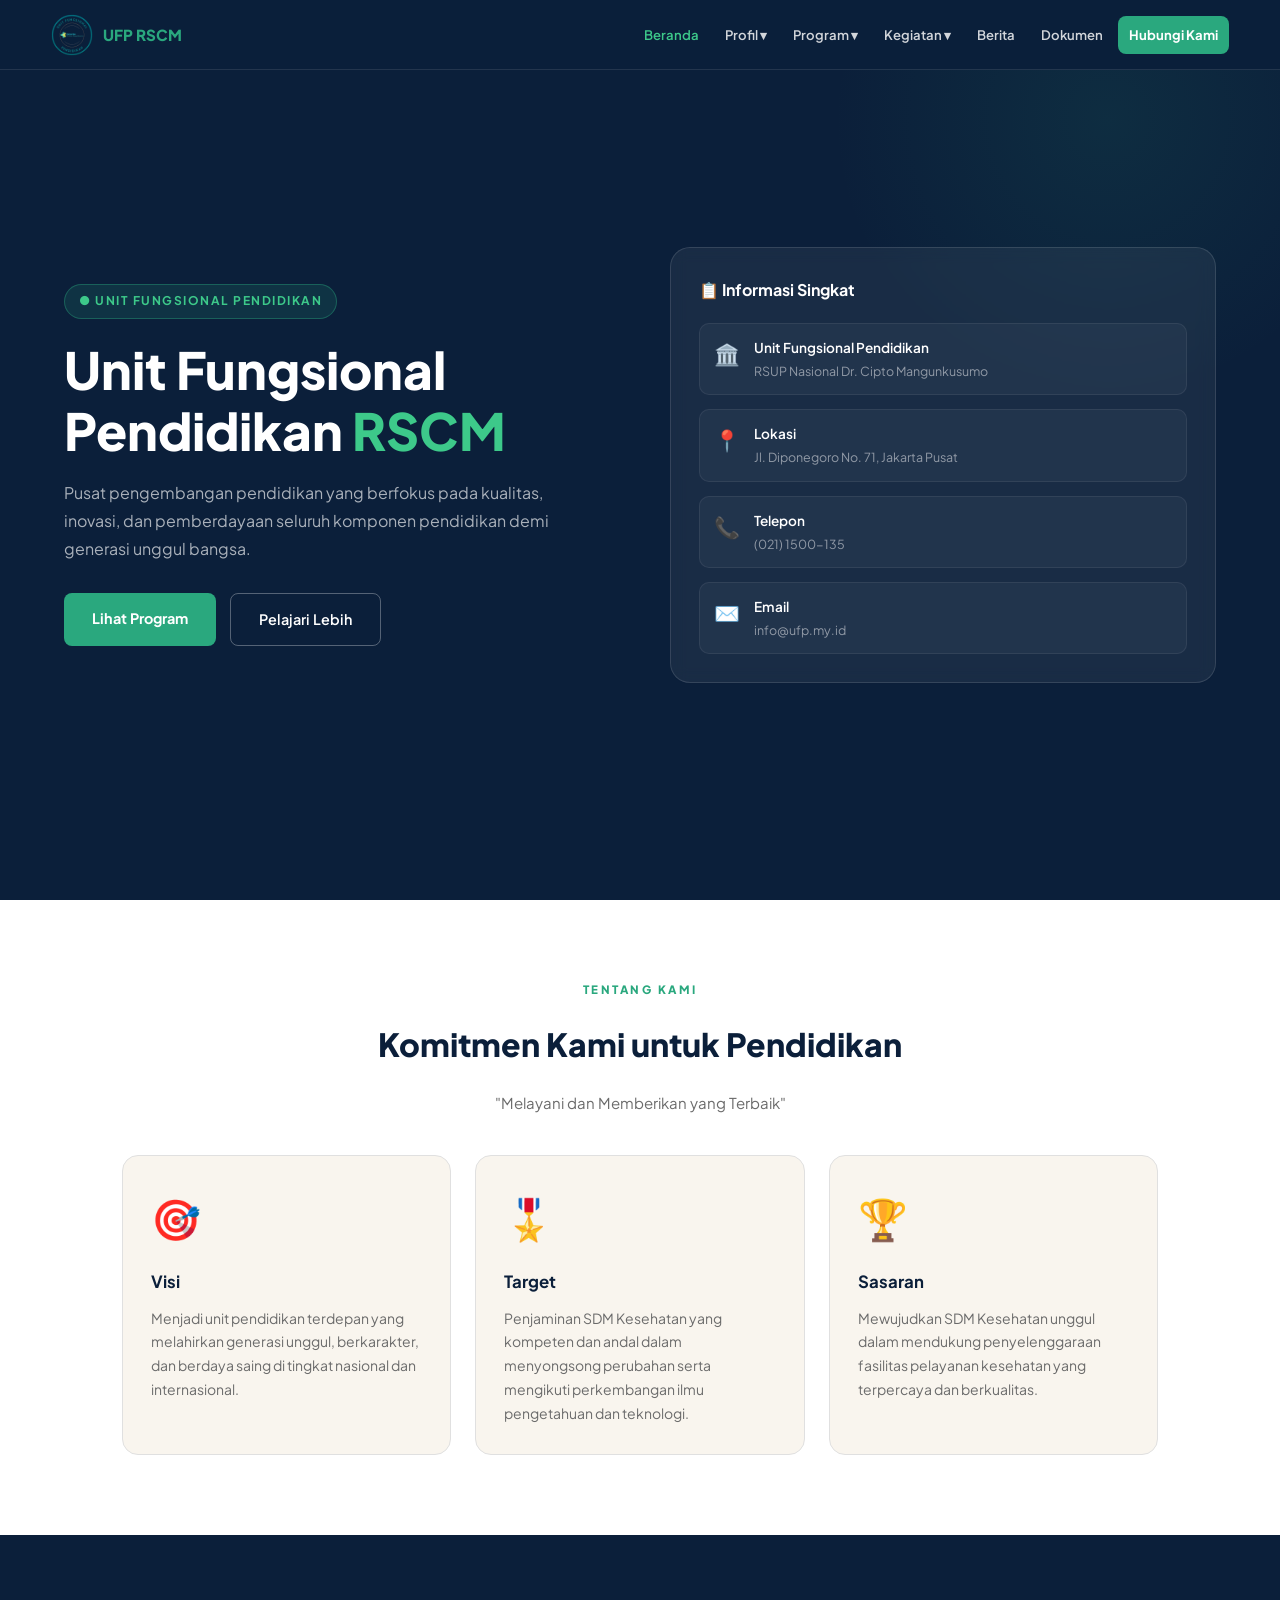
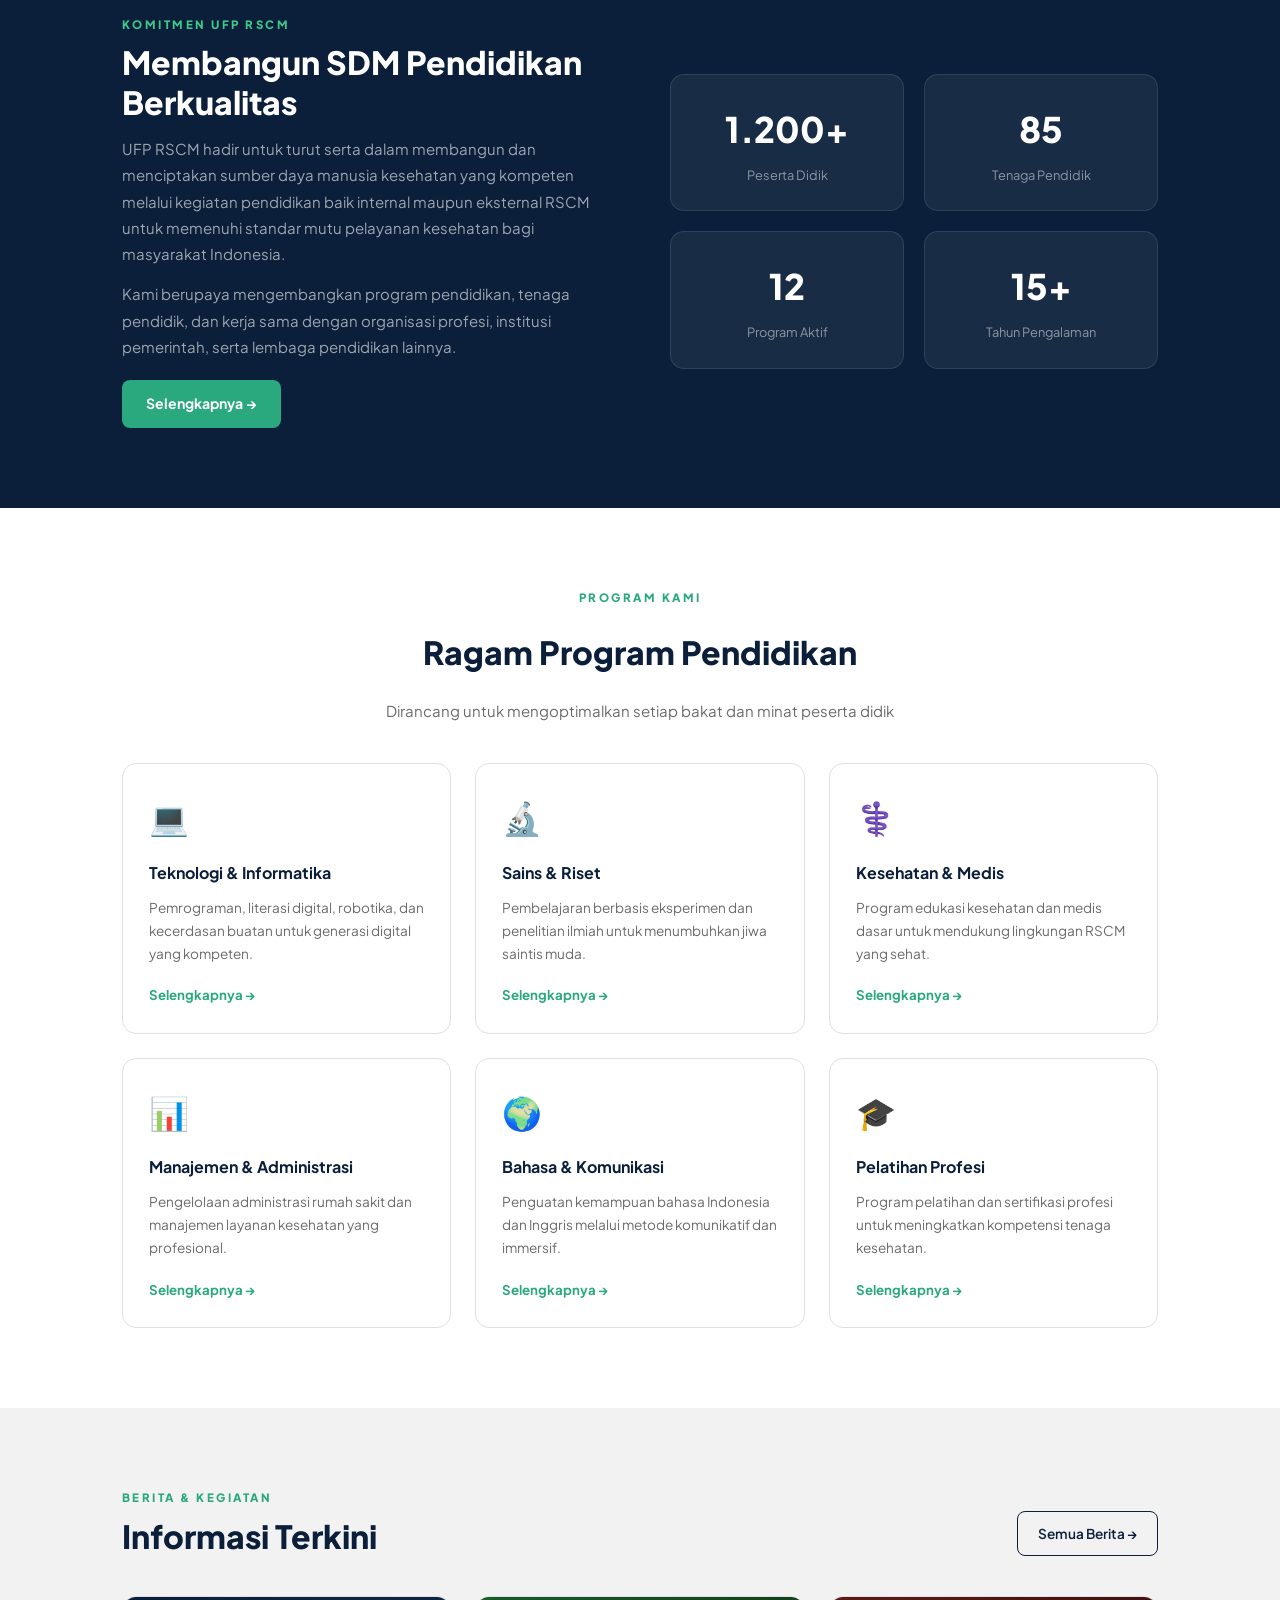
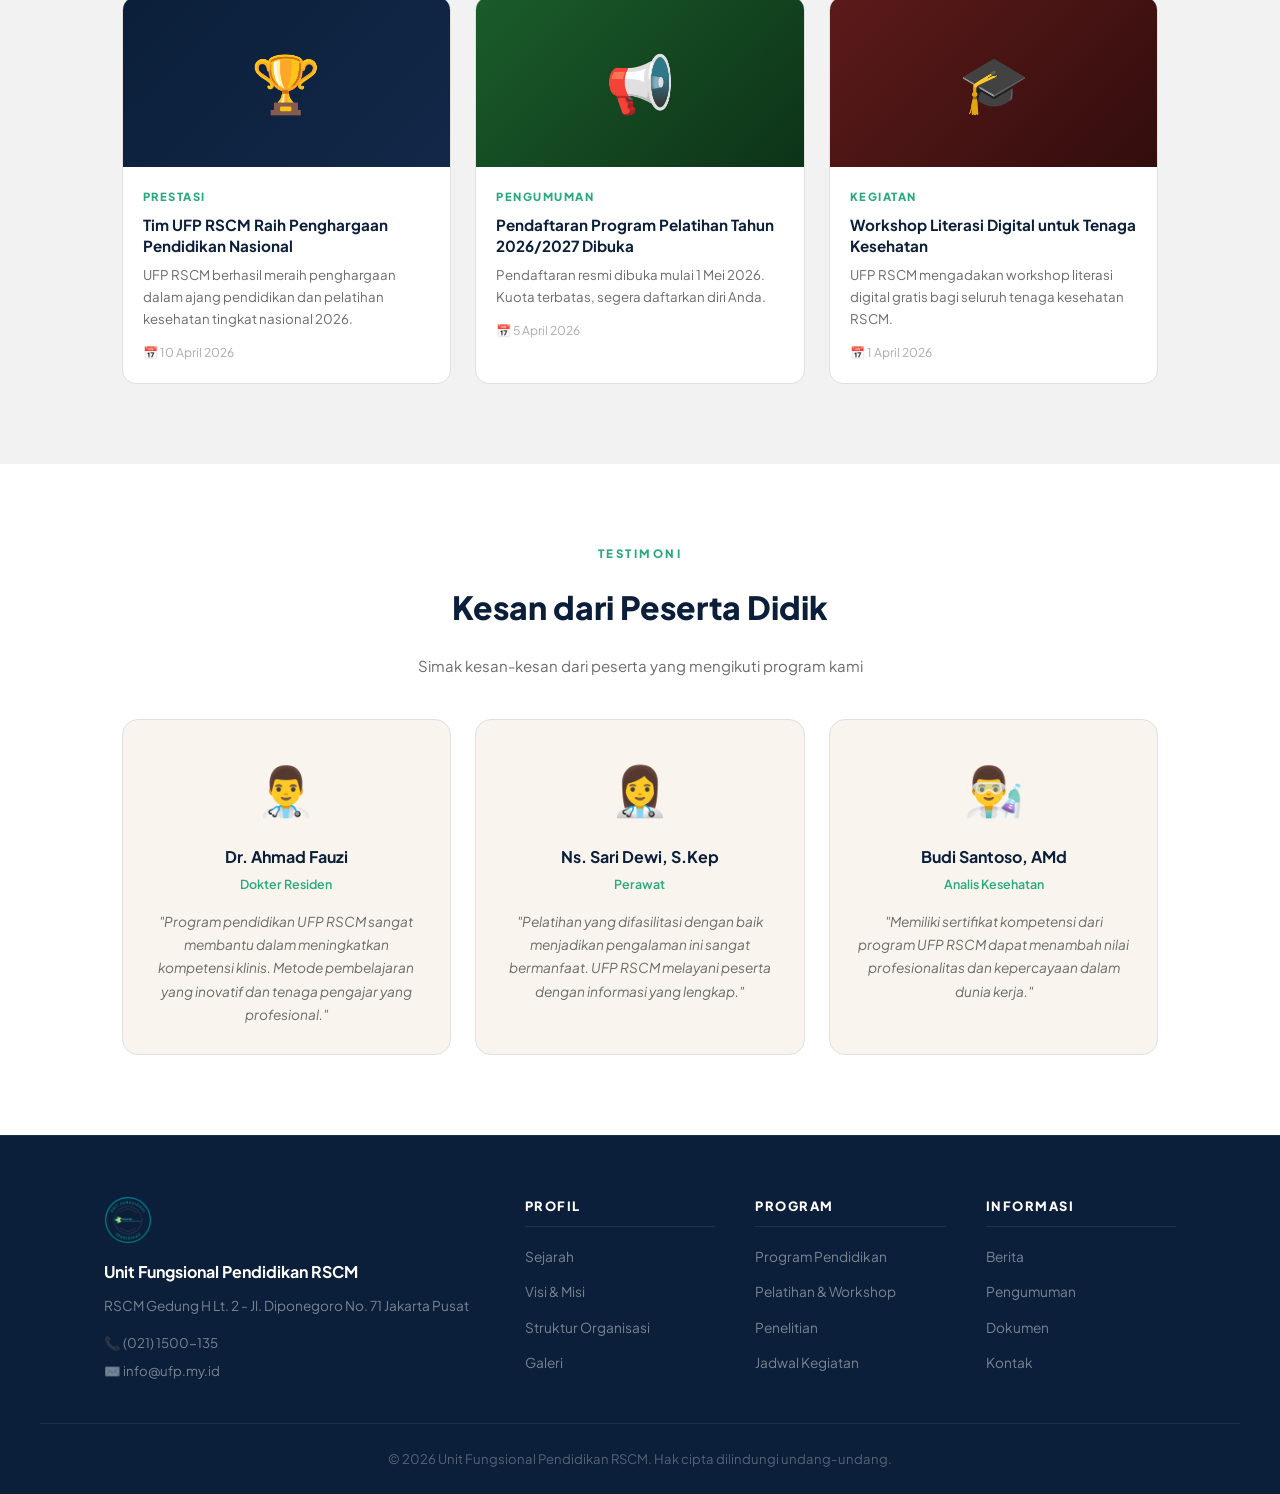
<file: index.html>
<!DOCTYPE html>
<html lang="id">
<head>
  <meta charset="UTF-8">
  <meta name="viewport" content="width=device-width, initial-scale=1.0">
  <title>Unit Fungsional Pendidikan RSCM</title>
  <link rel="stylesheet" href="style.css">
  <link href="https://fonts.googleapis.com/css2?family=Plus+Jakarta+Sans:wght@400;500;600;700;800;900&display=swap" rel="stylesheet">
</head>
<body>

<!-- NAVBAR -->
<nav id="navbar">
  <div class="nav-inner">
    <div class="nav-brand">
      <img src="logo.png" alt="Logo UFP RSCM" onerror="this.style.display='none'">
      <a href="index.html" style="text-decoration:none;"><span class="brand-text">UFP RSCM</span></a>
    </div>
    <button class="hamburger" onclick="toggleMenu()">☰</button>
    <ul class="nav-menu" id="navMenu">
      <li><a href="index.html">Beranda</a></li>
      <li class="dropdown">
        <a href="#">Profil ▾</a>
        <ul class="submenu">
          <li><a href="sejarah.html">Sejarah</a></li>
          <li><a href="visi-misi.html">Visi &amp; Misi</a></li>
          <li><a href="struktur.html">Struktur Organisasi</a></li>
          <li><a href="galeri.html">Galeri</a></li>
        </ul>
      </li>
      <li class="dropdown">
        <a href="#">Program ▾</a>
        <ul class="submenu">
          <li><a href="program.html">Program Pendidikan</a></li>
          <li><a href="pelatihan.html">Pelatihan &amp; Workshop</a></li>
          <li><a href="penelitian.html">Penelitian</a></li>
        </ul>
      </li>
      <li class="dropdown">
        <a href="#">Kegiatan ▾</a>
        <ul class="submenu">
          <li><a href="jadwal.html">Jadwal Kegiatan</a></li>
          <li><a href="pengumuman.html">Pengumuman</a></li>
        </ul>
      </li>
      <li><a href="berita.html">Berita</a></li>
      <li><a href="dokumen.html">Dokumen</a></li>
      <li><a href="kontak.html" class="nav-cta">Hubungi Kami</a></li>
    </ul>
  </div>
</nav>

<!-- HERO -->
<section id="hero">
  <div class="hero-inner">
    <div class="hero-text">
      <div class="hero-badge">● Unit Fungsional Pendidikan</div>
      <h1>Unit Fungsional<br>Pendidikan <span>RSCM</span></h1>
      <p>Pusat pengembangan pendidikan yang berfokus pada kualitas, inovasi, dan pemberdayaan seluruh komponen pendidikan demi generasi unggul bangsa.</p>
      <div class="hero-actions">
        <a href="program.html" class="btn-primary">Lihat Program</a>
        <a href="visi-misi.html" class="btn-outline">Pelajari Lebih</a>
      </div>
    </div>
    <div class="hero-card">
      <div class="hero-card-inner">
        <h3>📋 Informasi Singkat</h3>
        <div class="info-list">
          <div class="info-item">
            <span class="info-icon">🏛️</span>
            <div>
              <div class="info-title">Unit Fungsional Pendidikan</div>
              <div class="info-sub">RSUP Nasional Dr. Cipto Mangunkusumo</div>
            </div>
          </div>
          <div class="info-item">
            <span class="info-icon">📍</span>
            <div>
              <div class="info-title">Lokasi</div>
              <div class="info-sub">Jl. Diponegoro No. 71, Jakarta Pusat</div>
            </div>
          </div>
          <div class="info-item">
            <span class="info-icon">📞</span>
            <div>
              <div class="info-title">Telepon</div>
              <div class="info-sub">(021) 1500-135</div>
            </div>
          </div>
          <div class="info-item">
            <span class="info-icon">✉️</span>
            <div>
              <div class="info-title">Email</div>
              <div class="info-sub">info@ufp.my.id</div>
            </div>
          </div>
        </div>
      </div>
    </div>
  </div>
</section>

<!-- VISI MISI TARGET -->
<section class="section-light">
  <div class="container">
    <div class="section-head center">
      <span class="section-label">Tentang Kami</span>
      <h2>Komitmen Kami untuk Pendidikan</h2>
      <p>"Melayani dan Memberikan yang Terbaik"</p>
    </div>
    <div class="card-grid-3">
      <div class="card-item">
        <div class="card-img">🎯</div>
        <h3>Visi</h3>
        <p>Menjadi unit pendidikan terdepan yang melahirkan generasi unggul, berkarakter, dan berdaya saing di tingkat nasional dan internasional.</p>
      </div>
      <div class="card-item">
        <div class="card-img">🎖️</div>
        <h3>Target</h3>
        <p>Penjaminan SDM Kesehatan yang kompeten dan andal dalam menyongsong perubahan serta mengikuti perkembangan ilmu pengetahuan dan teknologi.</p>
      </div>
      <div class="card-item">
        <div class="card-img">🏆</div>
        <h3>Sasaran</h3>
        <p>Mewujudkan SDM Kesehatan unggul dalam mendukung penyelenggaraan fasilitas pelayanan kesehatan yang terpercaya dan berkualitas.</p>
      </div>
    </div>
  </div>
</section>

<!-- KOMITMEN -->
<section class="section-dark">
  <div class="container">
    <div class="komitmen-grid">
      <div class="komitmen-text">
        <span class="section-label-light">Komitmen UFP RSCM</span>
        <h2 class="white">Membangun SDM Pendidikan Berkualitas</h2>
        <p class="muted">UFP RSCM hadir untuk turut serta dalam membangun dan menciptakan sumber daya manusia kesehatan yang kompeten melalui kegiatan pendidikan baik internal maupun eksternal RSCM untuk memenuhi standar mutu pelayanan kesehatan bagi masyarakat Indonesia.</p>
        <p class="muted">Kami berupaya mengembangkan program pendidikan, tenaga pendidik, dan kerja sama dengan organisasi profesi, institusi pemerintah, serta lembaga pendidikan lainnya.</p>
        <a href="visi-misi.html" class="btn-teal">Selengkapnya →</a>
      </div>
      <div class="stats-box">
        <div class="stat-item">
          <div class="stat-num">1.200+</div>
          <div class="stat-label">Peserta Didik</div>
        </div>
        <div class="stat-item">
          <div class="stat-num">85</div>
          <div class="stat-label">Tenaga Pendidik</div>
        </div>
        <div class="stat-item">
          <div class="stat-num">12</div>
          <div class="stat-label">Program Aktif</div>
        </div>
        <div class="stat-item">
          <div class="stat-num">15+</div>
          <div class="stat-label">Tahun Pengalaman</div>
        </div>
      </div>
    </div>
  </div>
</section>

<!-- PROGRAM -->
<section class="section-light">
  <div class="container">
    <div class="section-head center">
      <span class="section-label">Program Kami</span>
      <h2>Ragam Program Pendidikan</h2>
      <p>Dirancang untuk mengoptimalkan setiap bakat dan minat peserta didik</p>
    </div>
    <div class="card-grid-3">
      <div class="program-card">
        <div class="prog-icon">💻</div>
        <h3>Teknologi &amp; Informatika</h3>
        <p>Pemrograman, literasi digital, robotika, dan kecerdasan buatan untuk generasi digital yang kompeten.</p>
        <a href="program.html" class="card-link">Selengkapnya →</a>
      </div>
      <div class="program-card">
        <div class="prog-icon">🔬</div>
        <h3>Sains &amp; Riset</h3>
        <p>Pembelajaran berbasis eksperimen dan penelitian ilmiah untuk menumbuhkan jiwa saintis muda.</p>
        <a href="program.html" class="card-link">Selengkapnya →</a>
      </div>
      <div class="program-card">
        <div class="prog-icon">⚕️</div>
        <h3>Kesehatan &amp; Medis</h3>
        <p>Program edukasi kesehatan dan medis dasar untuk mendukung lingkungan RSCM yang sehat.</p>
        <a href="program.html" class="card-link">Selengkapnya →</a>
      </div>
      <div class="program-card">
        <div class="prog-icon">📊</div>
        <h3>Manajemen &amp; Administrasi</h3>
        <p>Pengelolaan administrasi rumah sakit dan manajemen layanan kesehatan yang profesional.</p>
        <a href="program.html" class="card-link">Selengkapnya →</a>
      </div>
      <div class="program-card">
        <div class="prog-icon">🌍</div>
        <h3>Bahasa &amp; Komunikasi</h3>
        <p>Penguatan kemampuan bahasa Indonesia dan Inggris melalui metode komunikatif dan immersif.</p>
        <a href="program.html" class="card-link">Selengkapnya →</a>
      </div>
      <div class="program-card">
        <div class="prog-icon">🎓</div>
        <h3>Pelatihan Profesi</h3>
        <p>Program pelatihan dan sertifikasi profesi untuk meningkatkan kompetensi tenaga kesehatan.</p>
        <a href="pelatihan.html" class="card-link">Selengkapnya →</a>
      </div>
    </div>
  </div>
</section>

<!-- BERITA -->
<section class="section-gray">
  <div class="container">
    <div class="section-head">
      <div>
        <span class="section-label">Berita &amp; Kegiatan</span>
        <h2>Informasi Terkini</h2>
      </div>
      <a href="berita.html" class="btn-outline-dark">Semua Berita →</a>
    </div>
    <div class="news-grid">
      <div class="news-card">
        <div class="news-thumb" style="background:linear-gradient(135deg,#0B1F3A,#122848)">🏆</div>
        <div class="news-body">
          <span class="news-cat">Prestasi</span>
          <h3><a href="berita.html">Tim UFP RSCM Raih Penghargaan Pendidikan Nasional</a></h3>
          <p>UFP RSCM berhasil meraih penghargaan dalam ajang pendidikan dan pelatihan kesehatan tingkat nasional 2026.</p>
          <div class="news-meta">📅 10 April 2026</div>
        </div>
      </div>
      <div class="news-card">
        <div class="news-thumb" style="background:linear-gradient(135deg,#1a5c2a,#0d3318)">📢</div>
        <div class="news-body">
          <span class="news-cat">Pengumuman</span>
          <h3><a href="berita.html">Pendaftaran Program Pelatihan Tahun 2026/2027 Dibuka</a></h3>
          <p>Pendaftaran resmi dibuka mulai 1 Mei 2026. Kuota terbatas, segera daftarkan diri Anda.</p>
          <div class="news-meta">📅 5 April 2026</div>
        </div>
      </div>
      <div class="news-card">
        <div class="news-thumb" style="background:linear-gradient(135deg,#5c1a1a,#330d0d)">🎓</div>
        <div class="news-body">
          <span class="news-cat">Kegiatan</span>
          <h3><a href="berita.html">Workshop Literasi Digital untuk Tenaga Kesehatan</a></h3>
          <p>UFP RSCM mengadakan workshop literasi digital gratis bagi seluruh tenaga kesehatan RSCM.</p>
          <div class="news-meta">📅 1 April 2026</div>
        </div>
      </div>
    </div>
  </div>
</section>

<!-- TESTIMONI -->
<section class="section-light">
  <div class="container">
    <div class="section-head center">
      <span class="section-label">Testimoni</span>
      <h2>Kesan dari Peserta Didik</h2>
      <p>Simak kesan-kesan dari peserta yang mengikuti program kami</p>
    </div>
    <div class="testi-grid">
      <div class="testi-card">
        <div class="testi-avatar">👨‍⚕️</div>
        <h4>Dr. Ahmad Fauzi</h4>
        <span class="testi-role">Dokter Residen</span>
        <p>"Program pendidikan UFP RSCM sangat membantu dalam meningkatkan kompetensi klinis. Metode pembelajaran yang inovatif dan tenaga pengajar yang profesional."</p>
      </div>
      <div class="testi-card">
        <div class="testi-avatar">👩‍⚕️</div>
        <h4>Ns. Sari Dewi, S.Kep</h4>
        <span class="testi-role">Perawat</span>
        <p>"Pelatihan yang difasilitasi dengan baik menjadikan pengalaman ini sangat bermanfaat. UFP RSCM melayani peserta dengan informasi yang lengkap."</p>
      </div>
      <div class="testi-card">
        <div class="testi-avatar">👨‍🔬</div>
        <h4>Budi Santoso, AMd</h4>
        <span class="testi-role">Analis Kesehatan</span>
        <p>"Memiliki sertifikat kompetensi dari program UFP RSCM dapat menambah nilai profesionalitas dan kepercayaan dalam dunia kerja."</p>
      </div>
    </div>
  </div>
</section>

<!-- FOOTER -->
<footer id="footer">
  <div class="footer-inner">
    <div class="footer-brand">
      <img src="logo.png" alt="Logo UFP RSCM" onerror="this.style.display='none'">
      <h3>Unit Fungsional Pendidikan RSCM</h3>
      <p>RSCM Gedung H Lt. 2 - Jl. Diponegoro No. 71 Jakarta Pusat</p>
      <div class="footer-contact">
        <span>📞 (021) 1500-135</span>
        <span>✉️ info@ufp.my.id</span>
      </div>
    </div>
    <div class="footer-col">
      <h4>Profil</h4>
      <ul>
        <li><a href="sejarah.html">Sejarah</a></li>
        <li><a href="visi-misi.html">Visi &amp; Misi</a></li>
        <li><a href="struktur.html">Struktur Organisasi</a></li>
        <li><a href="galeri.html">Galeri</a></li>
      </ul>
    </div>
    <div class="footer-col">
      <h4>Program</h4>
      <ul>
        <li><a href="program.html">Program Pendidikan</a></li>
        <li><a href="pelatihan.html">Pelatihan &amp; Workshop</a></li>
        <li><a href="penelitian.html">Penelitian</a></li>
        <li><a href="jadwal.html">Jadwal Kegiatan</a></li>
      </ul>
    </div>
    <div class="footer-col">
      <h4>Informasi</h4>
      <ul>
        <li><a href="berita.html">Berita</a></li>
        <li><a href="pengumuman.html">Pengumuman</a></li>
        <li><a href="dokumen.html">Dokumen</a></li>
        <li><a href="kontak.html">Kontak</a></li>
      </ul>
    </div>
  </div>
  <div class="footer-bottom">
    <p>© 2026 Unit Fungsional Pendidikan RSCM. Hak cipta dilindungi undang-undang.</p>
  </div>
</footer>

<script src="script.js"></script>
</body>
</html>
</file>
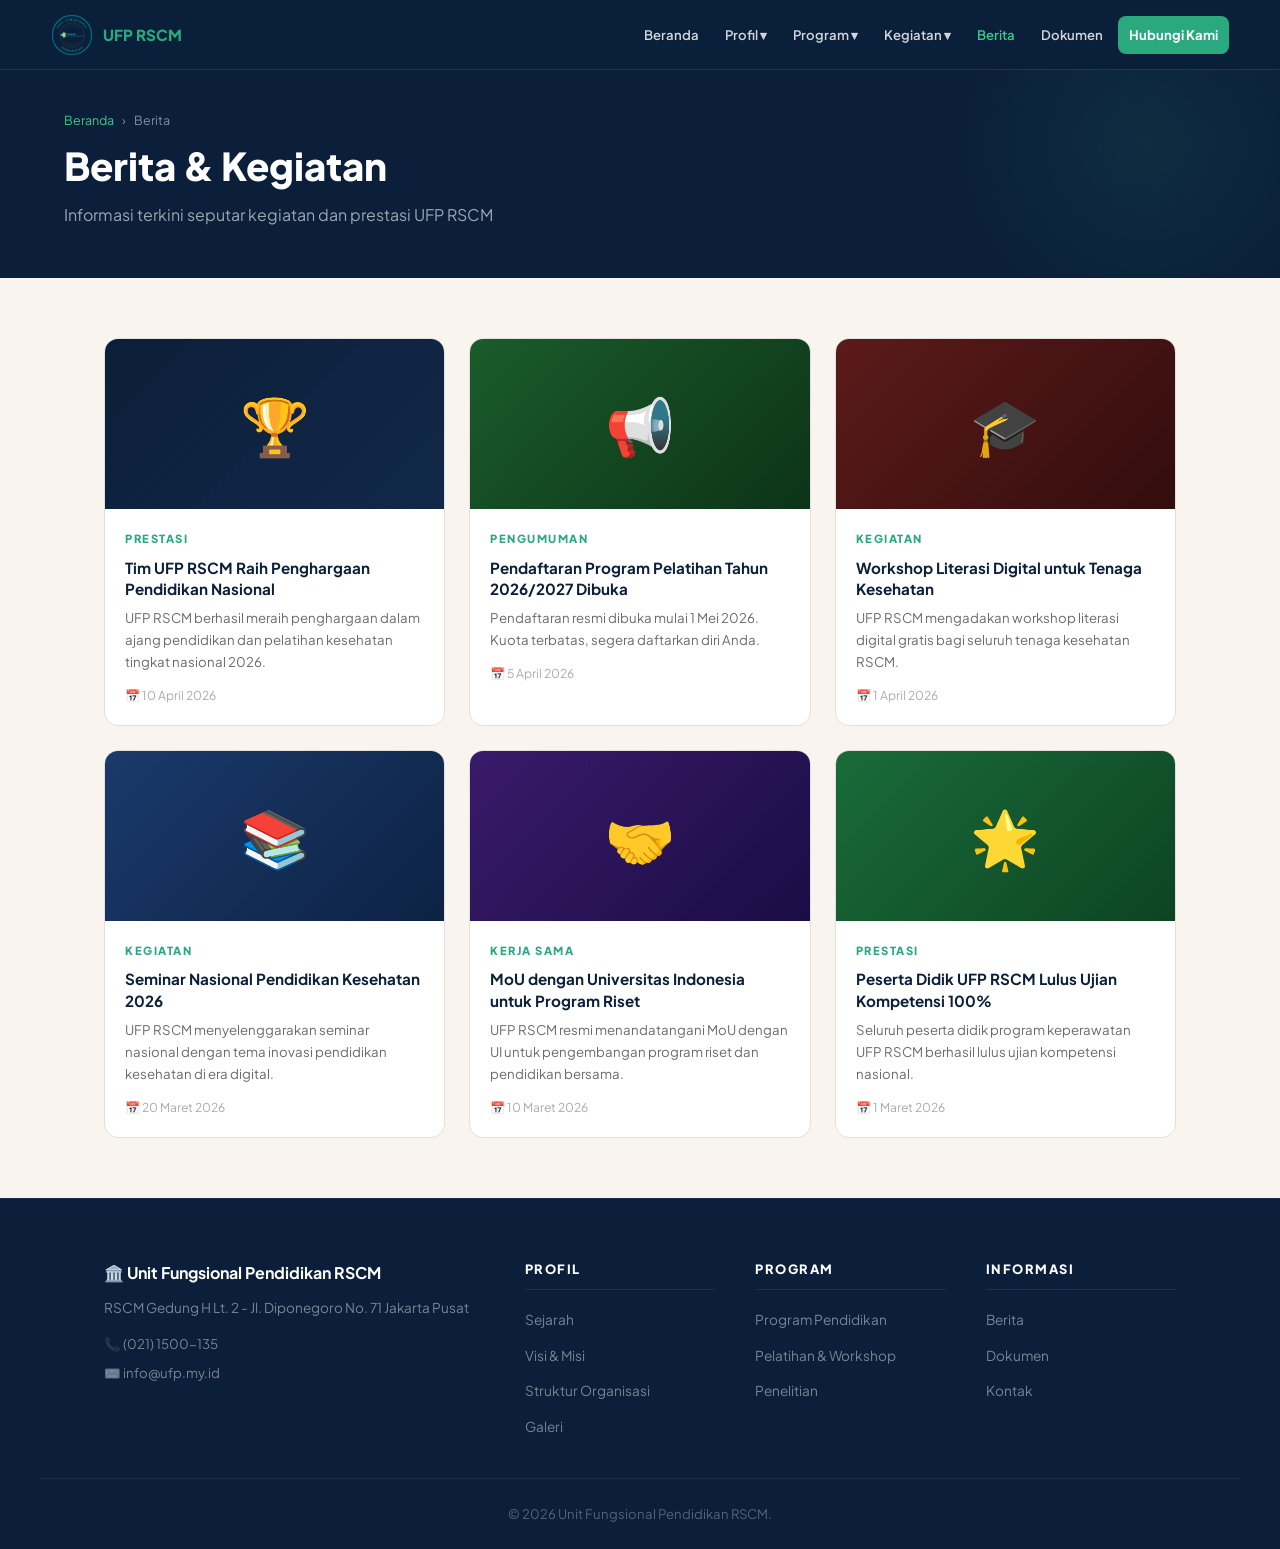
<file: berita.html>
<!DOCTYPE html>
<html lang="id">
<head>
  <meta charset="UTF-8">
  <meta name="viewport" content="width=device-width, initial-scale=1.0">
  <title>Berita - UFP RSCM</title>
  <link rel="stylesheet" href="style.css">
  <link href="https://fonts.googleapis.com/css2?family=Plus+Jakarta+Sans:wght@400;500;600;700;800;900&display=swap" rel="stylesheet">
</head>
<body>
<nav id="navbar"><div class="nav-inner"><div class="nav-brand"><img src="logo.png" alt="Logo" onerror="this.style.display='none'"><a href="index.html" style="text-decoration:none;">
  <span class="brand-text">UFP RSCM</span>
</a>
  </div><button class="hamburger" onclick="toggleMenu()">☰</button><ul class="nav-menu" id="navMenu"><li><a href="index.html">Beranda</a></li><li class="dropdown"><a href="#">Profil ▾</a><ul class="submenu"><li><a href="sejarah.html">Sejarah</a></li><li><a href="visi-misi.html">Visi & Misi</a></li><li><a href="struktur.html">Struktur Organisasi</a></li><li><a href="galeri.html">Galeri</a></li></ul></li><li class="dropdown"><a href="#">Program ▾</a><ul class="submenu"><li><a href="program.html">Program Pendidikan</a></li><li><a href="pelatihan.html">Pelatihan & Workshop</a></li><li><a href="penelitian.html">Penelitian</a></li></ul></li><li class="dropdown"><a href="#">Kegiatan ▾</a><ul class="submenu"><li><a href="jadwal.html">Jadwal Kegiatan</a></li><li><a href="pengumuman.html">Pengumuman</a></li></ul></li><li><a href="berita.html">Berita</a></li><li><a href="dokumen.html">Dokumen</a></li><li><a href="kontak.html" class="nav-cta">Hubungi Kami</a></li></ul></div></nav>
<div class="page-hero">
  <div class="page-hero-inner">
    <div class="breadcrumb"><a href="index.html">Beranda</a> <span>›</span> Berita</div>
    <h1>Berita &amp; Kegiatan</h1>
    <p>Informasi terkini seputar kegiatan dan prestasi UFP RSCM</p>
  </div>
</div>
<div class="page-content">
  <div class="news-grid">
    <div class="news-card"><div class="news-thumb" style="background:linear-gradient(135deg,#0B1F3A,#122848)">🏆</div><div class="news-body"><span class="news-cat">Prestasi</span><h3>Tim UFP RSCM Raih Penghargaan Pendidikan Nasional</h3><p>UFP RSCM berhasil meraih penghargaan dalam ajang pendidikan dan pelatihan kesehatan tingkat nasional 2026.</p><div class="news-meta">📅 10 April 2026</div></div></div>
    <div class="news-card"><div class="news-thumb" style="background:linear-gradient(135deg,#1a5c2a,#0d3318)">📢</div><div class="news-body"><span class="news-cat">Pengumuman</span><h3>Pendaftaran Program Pelatihan Tahun 2026/2027 Dibuka</h3><p>Pendaftaran resmi dibuka mulai 1 Mei 2026. Kuota terbatas, segera daftarkan diri Anda.</p><div class="news-meta">📅 5 April 2026</div></div></div>
    <div class="news-card"><div class="news-thumb" style="background:linear-gradient(135deg,#5c1a1a,#330d0d)">🎓</div><div class="news-body"><span class="news-cat">Kegiatan</span><h3>Workshop Literasi Digital untuk Tenaga Kesehatan</h3><p>UFP RSCM mengadakan workshop literasi digital gratis bagi seluruh tenaga kesehatan RSCM.</p><div class="news-meta">📅 1 April 2026</div></div></div>
    <div class="news-card"><div class="news-thumb" style="background:linear-gradient(135deg,#1a3a6b,#0d2244)">📚</div><div class="news-body"><span class="news-cat">Kegiatan</span><h3>Seminar Nasional Pendidikan Kesehatan 2026</h3><p>UFP RSCM menyelenggarakan seminar nasional dengan tema inovasi pendidikan kesehatan di era digital.</p><div class="news-meta">📅 20 Maret 2026</div></div></div>
    <div class="news-card"><div class="news-thumb" style="background:linear-gradient(135deg,#3a1a6b,#1a0d44)">🤝</div><div class="news-body"><span class="news-cat">Kerja Sama</span><h3>MoU dengan Universitas Indonesia untuk Program Riset</h3><p>UFP RSCM resmi menandatangani MoU dengan UI untuk pengembangan program riset dan pendidikan bersama.</p><div class="news-meta">📅 10 Maret 2026</div></div></div>
    <div class="news-card"><div class="news-thumb" style="background:linear-gradient(135deg,#1a6b3a,#0d4422)">🌟</div><div class="news-body"><span class="news-cat">Prestasi</span><h3>Peserta Didik UFP RSCM Lulus Ujian Kompetensi 100%</h3><p>Seluruh peserta didik program keperawatan UFP RSCM berhasil lulus ujian kompetensi nasional.</p><div class="news-meta">📅 1 Maret 2026</div></div></div>
  </div>
</div>
<footer id="footer"><div class="footer-inner"><div class="footer-brand"><h3>🏛️ Unit Fungsional Pendidikan RSCM</h3><p>RSCM Gedung H Lt. 2 - Jl. Diponegoro No. 71 Jakarta Pusat</p><div class="footer-contact"><span>📞 (021) 1500-135</span><span>✉️ info@ufp.my.id</span></div></div><div class="footer-col"><h4>Profil</h4><ul><li><a href="sejarah.html">Sejarah</a></li><li><a href="visi-misi.html">Visi & Misi</a></li><li><a href="struktur.html">Struktur Organisasi</a></li><li><a href="galeri.html">Galeri</a></li></ul></div><div class="footer-col"><h4>Program</h4><ul><li><a href="program.html">Program Pendidikan</a></li><li><a href="pelatihan.html">Pelatihan & Workshop</a></li><li><a href="penelitian.html">Penelitian</a></li></ul></div><div class="footer-col"><h4>Informasi</h4><ul><li><a href="berita.html">Berita</a></li><li><a href="dokumen.html">Dokumen</a></li><li><a href="kontak.html">Kontak</a></li></ul></div></div><div class="footer-bottom"><p>© 2026 Unit Fungsional Pendidikan RSCM.</p></div></footer>
<script src="script.js"></script>
</body>
</html>
</file>
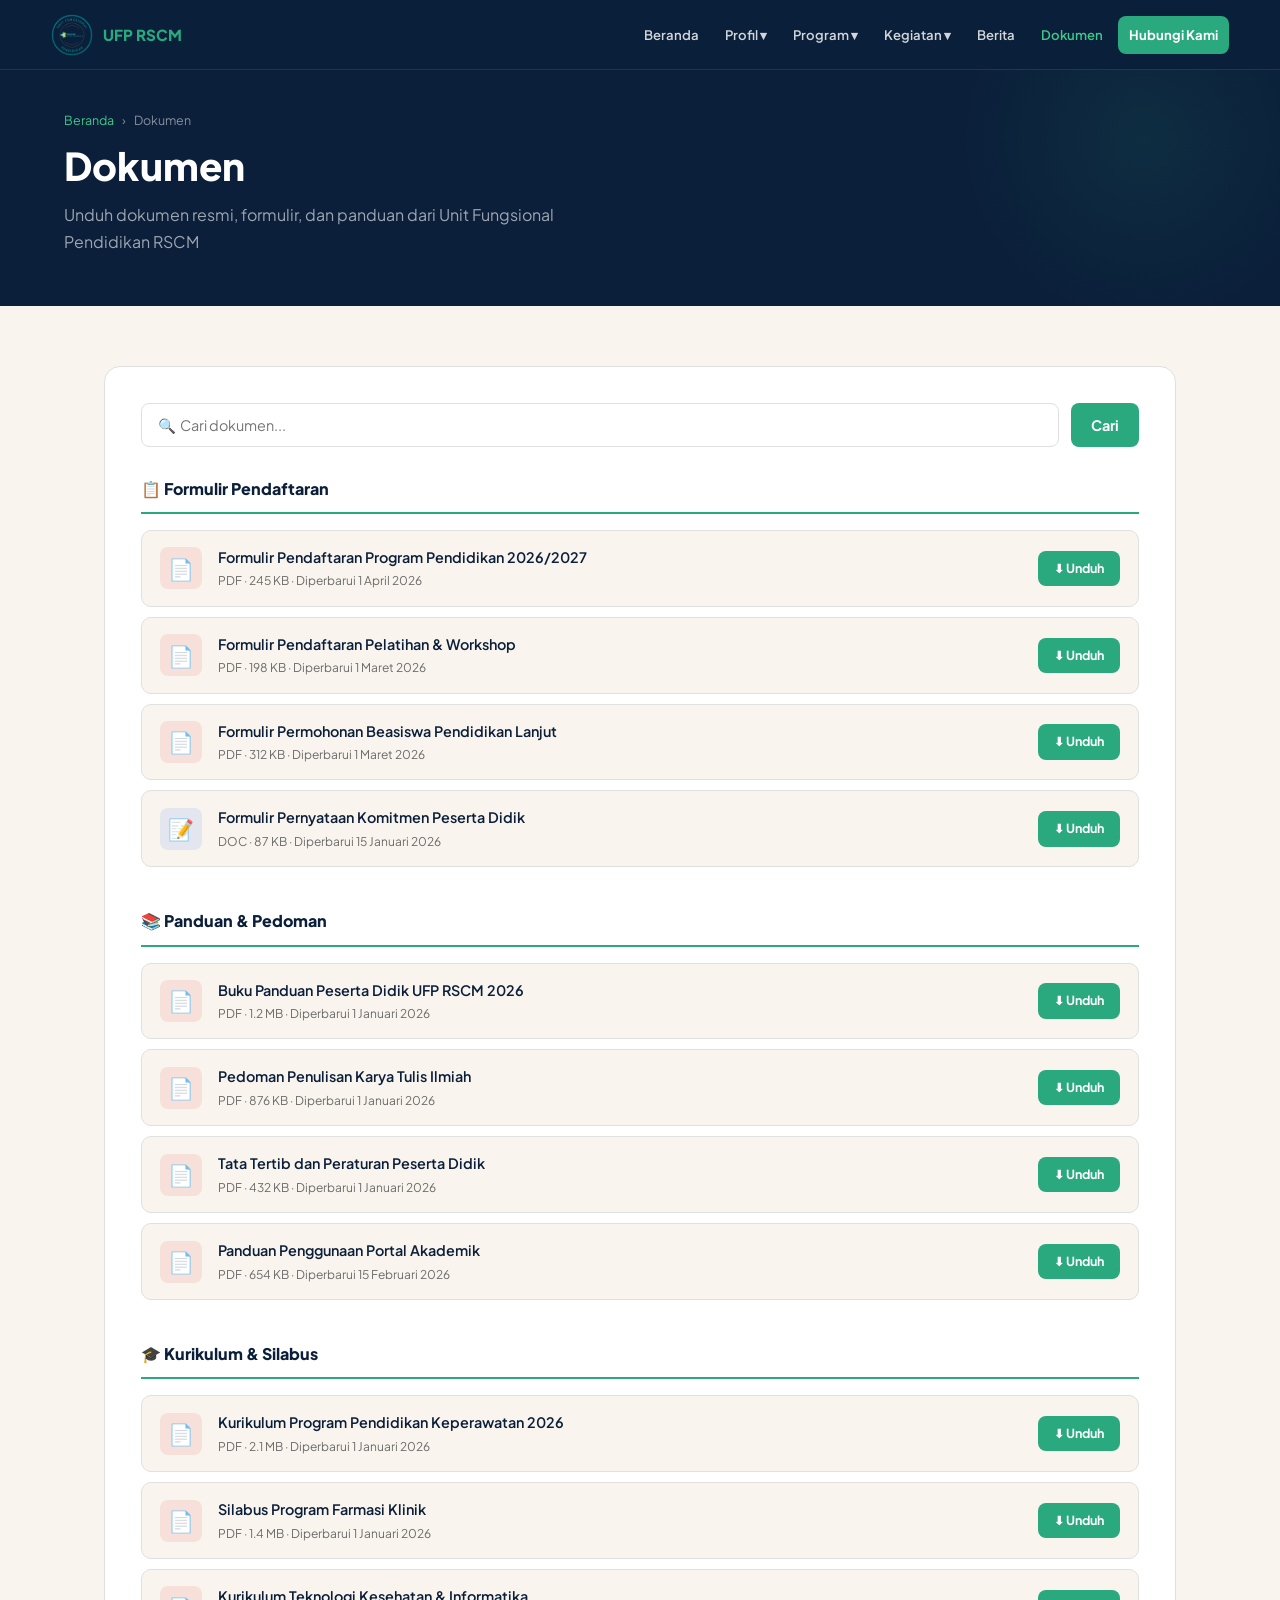
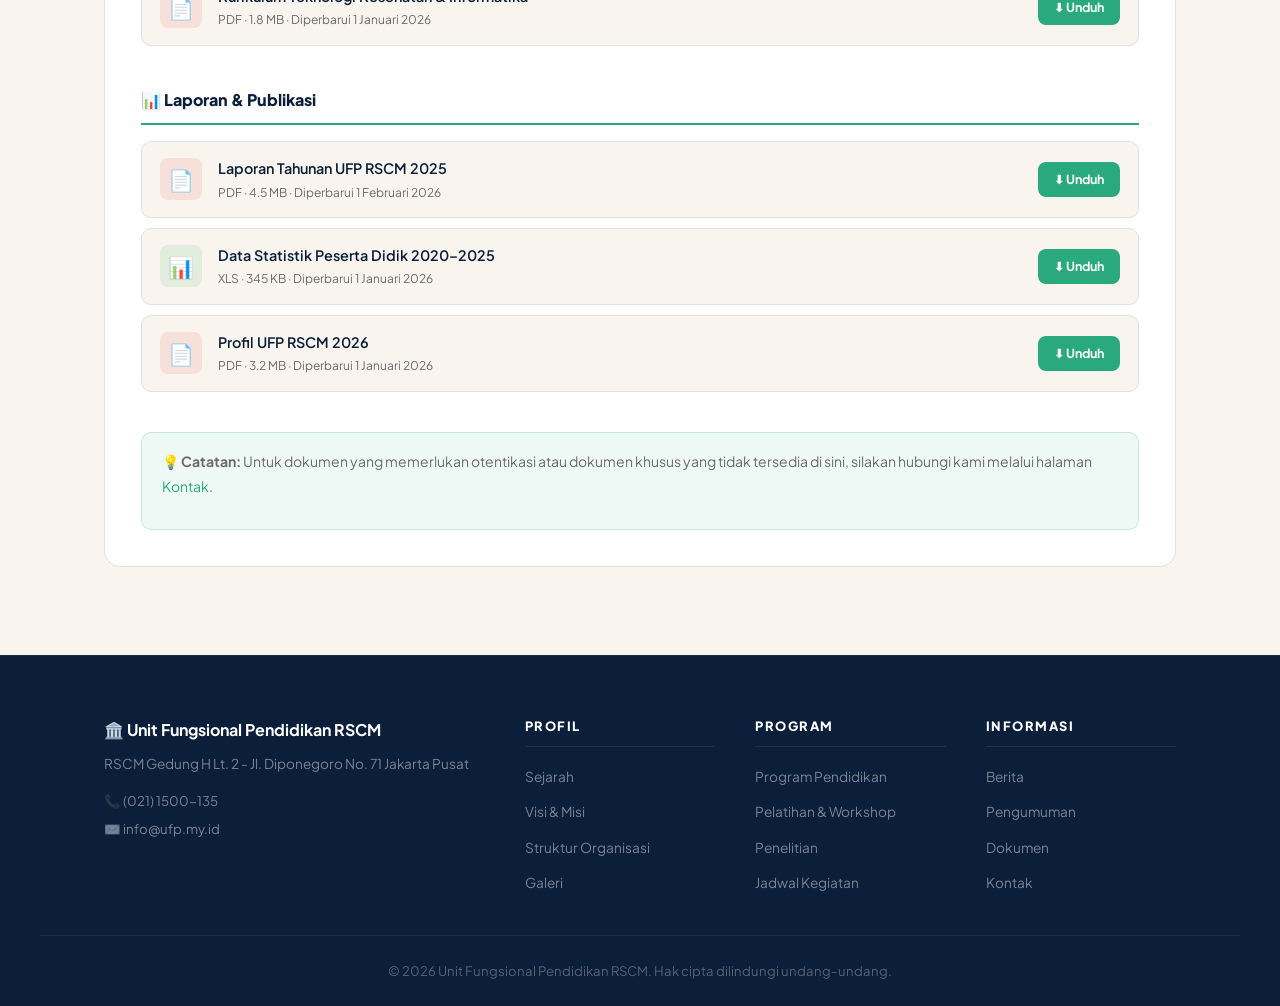
<file: dokumen.html>
<!DOCTYPE html>
<html lang="id">
<head>
  <meta charset="UTF-8">
  <meta name="viewport" content="width=device-width, initial-scale=1.0">
  <title>Dokumen - UFP RSCM</title>
  <link rel="stylesheet" href="style.css">
  <link href="https://fonts.googleapis.com/css2?family=Plus+Jakarta+Sans:wght@400;500;600;700;800;900&display=swap" rel="stylesheet">
  <style>
    .dokumen-section { margin-bottom: 40px; }
    .dokumen-section h3 { font-size: 1rem; font-weight: 800; color: var(--navy); margin-bottom: 16px; padding-bottom: 10px; border-bottom: 2px solid var(--teal); display: flex; align-items: center; gap: 10px; }
    .dokumen-list { display: flex; flex-direction: column; gap: 10px; }
    .dokumen-item { display: flex; align-items: center; gap: 16px; background: var(--cream); border: 1px solid var(--border); border-radius: 10px; padding: 14px 18px; transition: border-color 0.2s, background 0.2s; }
    .dokumen-item:hover { border-color: var(--teal); background: rgba(42,168,126,0.04); }
    .doc-icon { width: 42px; height: 42px; border-radius: 8px; display: flex; align-items: center; justify-content: center; font-size: 1.3rem; flex-shrink: 0; }
    .doc-icon.pdf { background: rgba(220,38,38,0.1); }
    .doc-icon.doc { background: rgba(37,99,235,0.1); }
    .doc-icon.xls { background: rgba(22,163,74,0.1); }
    .doc-name { font-size: 0.9rem; font-weight: 600; color: var(--navy); margin-bottom: 2px; }
    .doc-meta { font-size: 0.75rem; color: var(--muted); }
    .doc-download { margin-left: auto; background: var(--teal); color: var(--white); padding: 7px 16px; border-radius: 8px; font-size: 0.78rem; font-weight: 700; white-space: nowrap; transition: background 0.2s; flex-shrink: 0; }
    .doc-download:hover { background: var(--teal-light); color: var(--white); }
    .search-bar { display: flex; gap: 12px; margin-bottom: 28px; }
    .search-bar input { flex: 1; }
    .search-bar button { background: var(--teal); color: var(--white); border: none; padding: 12px 20px; border-radius: 8px; font-weight: 700; cursor: pointer; font-family: inherit; font-size: 0.9rem; }
    @media(max-width:600px) { .doc-download { display: none; } }
  </style>
</head>
<body>
<nav id="navbar"><div class="nav-inner"><div class="nav-brand"><img src="logo.png" alt="Logo" onerror="this.style.display='none'"><a href="index.html" style="text-decoration:none;">
  <span class="brand-text">UFP RSCM</span>
</a>
  </div><button class="hamburger" onclick="toggleMenu()">☰</button><ul class="nav-menu" id="navMenu"><li><a href="index.html">Beranda</a></li><li class="dropdown"><a href="#">Profil ▾</a><ul class="submenu"><li><a href="sejarah.html">Sejarah</a></li><li><a href="visi-misi.html">Visi &amp; Misi</a></li><li><a href="struktur.html">Struktur Organisasi</a></li><li><a href="galeri.html">Galeri</a></li></ul></li><li class="dropdown"><a href="#">Program ▾</a><ul class="submenu"><li><a href="program.html">Program Pendidikan</a></li><li><a href="pelatihan.html">Pelatihan &amp; Workshop</a></li><li><a href="penelitian.html">Penelitian</a></li></ul></li><li class="dropdown"><a href="#">Kegiatan ▾</a><ul class="submenu"><li><a href="jadwal.html">Jadwal Kegiatan</a></li><li><a href="pengumuman.html">Pengumuman</a></li></ul></li><li><a href="berita.html">Berita</a></li><li><a href="dokumen.html">Dokumen</a></li><li><a href="kontak.html" class="nav-cta">Hubungi Kami</a></li></ul></div></nav>

<div class="page-hero">
  <div class="page-hero-inner">
    <div class="breadcrumb"><a href="index.html">Beranda</a> <span>›</span> Dokumen</div>
    <h1>Dokumen</h1>
    <p>Unduh dokumen resmi, formulir, dan panduan dari Unit Fungsional Pendidikan RSCM</p>
  </div>
</div>

<div class="page-content">
  <div class="content-box">
    <div class="search-bar">
      <input type="text" placeholder="🔍  Cari dokumen...">
      <button>Cari</button>
    </div>

    <!-- FORMULIR PENDAFTARAN -->
    <div class="dokumen-section">
      <h3>📋 Formulir Pendaftaran</h3>
      <div class="dokumen-list">
        <div class="dokumen-item">
          <div class="doc-icon pdf">📄</div>
          <div><div class="doc-name">Formulir Pendaftaran Program Pendidikan 2026/2027</div><div class="doc-meta">PDF · 245 KB · Diperbarui 1 April 2026</div></div>
          <a href="#" class="doc-download">⬇ Unduh</a>
        </div>
        <div class="dokumen-item">
          <div class="doc-icon pdf">📄</div>
          <div><div class="doc-name">Formulir Pendaftaran Pelatihan &amp; Workshop</div><div class="doc-meta">PDF · 198 KB · Diperbarui 1 Maret 2026</div></div>
          <a href="#" class="doc-download">⬇ Unduh</a>
        </div>
        <div class="dokumen-item">
          <div class="doc-icon pdf">📄</div>
          <div><div class="doc-name">Formulir Permohonan Beasiswa Pendidikan Lanjut</div><div class="doc-meta">PDF · 312 KB · Diperbarui 1 Maret 2026</div></div>
          <a href="#" class="doc-download">⬇ Unduh</a>
        </div>
        <div class="dokumen-item">
          <div class="doc-icon doc">📝</div>
          <div><div class="doc-name">Formulir Pernyataan Komitmen Peserta Didik</div><div class="doc-meta">DOC · 87 KB · Diperbarui 15 Januari 2026</div></div>
          <a href="#" class="doc-download">⬇ Unduh</a>
        </div>
      </div>
    </div>

    <!-- PANDUAN & PEDOMAN -->
    <div class="dokumen-section">
      <h3>📚 Panduan &amp; Pedoman</h3>
      <div class="dokumen-list">
        <div class="dokumen-item">
          <div class="doc-icon pdf">📄</div>
          <div><div class="doc-name">Buku Panduan Peserta Didik UFP RSCM 2026</div><div class="doc-meta">PDF · 1.2 MB · Diperbarui 1 Januari 2026</div></div>
          <a href="#" class="doc-download">⬇ Unduh</a>
        </div>
        <div class="dokumen-item">
          <div class="doc-icon pdf">📄</div>
          <div><div class="doc-name">Pedoman Penulisan Karya Tulis Ilmiah</div><div class="doc-meta">PDF · 876 KB · Diperbarui 1 Januari 2026</div></div>
          <a href="#" class="doc-download">⬇ Unduh</a>
        </div>
        <div class="dokumen-item">
          <div class="doc-icon pdf">📄</div>
          <div><div class="doc-name">Tata Tertib dan Peraturan Peserta Didik</div><div class="doc-meta">PDF · 432 KB · Diperbarui 1 Januari 2026</div></div>
          <a href="#" class="doc-download">⬇ Unduh</a>
        </div>
        <div class="dokumen-item">
          <div class="doc-icon pdf">📄</div>
          <div><div class="doc-name">Panduan Penggunaan Portal Akademik</div><div class="doc-meta">PDF · 654 KB · Diperbarui 15 Februari 2026</div></div>
          <a href="#" class="doc-download">⬇ Unduh</a>
        </div>
      </div>
    </div>

    <!-- KURIKULUM -->
    <div class="dokumen-section">
      <h3>🎓 Kurikulum &amp; Silabus</h3>
      <div class="dokumen-list">
        <div class="dokumen-item">
          <div class="doc-icon pdf">📄</div>
          <div><div class="doc-name">Kurikulum Program Pendidikan Keperawatan 2026</div><div class="doc-meta">PDF · 2.1 MB · Diperbarui 1 Januari 2026</div></div>
          <a href="#" class="doc-download">⬇ Unduh</a>
        </div>
        <div class="dokumen-item">
          <div class="doc-icon pdf">📄</div>
          <div><div class="doc-name">Silabus Program Farmasi Klinik</div><div class="doc-meta">PDF · 1.4 MB · Diperbarui 1 Januari 2026</div></div>
          <a href="#" class="doc-download">⬇ Unduh</a>
        </div>
        <div class="dokumen-item">
          <div class="doc-icon pdf">📄</div>
          <div><div class="doc-name">Kurikulum Teknologi Kesehatan &amp; Informatika</div><div class="doc-meta">PDF · 1.8 MB · Diperbarui 1 Januari 2026</div></div>
          <a href="#" class="doc-download">⬇ Unduh</a>
        </div>
      </div>
    </div>

    <!-- LAPORAN -->
    <div class="dokumen-section">
      <h3>📊 Laporan &amp; Publikasi</h3>
      <div class="dokumen-list">
        <div class="dokumen-item">
          <div class="doc-icon pdf">📄</div>
          <div><div class="doc-name">Laporan Tahunan UFP RSCM 2025</div><div class="doc-meta">PDF · 4.5 MB · Diperbarui 1 Februari 2026</div></div>
          <a href="#" class="doc-download">⬇ Unduh</a>
        </div>
        <div class="dokumen-item">
          <div class="doc-icon xls">📊</div>
          <div><div class="doc-name">Data Statistik Peserta Didik 2020–2025</div><div class="doc-meta">XLS · 345 KB · Diperbarui 1 Januari 2026</div></div>
          <a href="#" class="doc-download">⬇ Unduh</a>
        </div>
        <div class="dokumen-item">
          <div class="doc-icon pdf">📄</div>
          <div><div class="doc-name">Profil UFP RSCM 2026</div><div class="doc-meta">PDF · 3.2 MB · Diperbarui 1 Januari 2026</div></div>
          <a href="#" class="doc-download">⬇ Unduh</a>
        </div>
      </div>
    </div>

    <div style="background:rgba(42,168,126,0.08); border:1px solid rgba(42,168,126,0.2); border-radius:10px; padding:16px 20px; margin-top:10px;">
      <p style="font-size:0.875rem; color:var(--muted);">💡 <strong>Catatan:</strong> Untuk dokumen yang memerlukan otentikasi atau dokumen khusus yang tidak tersedia di sini, silakan hubungi kami melalui halaman <a href="kontak.html">Kontak</a>.</p>
    </div>
  </div>
</div>

<footer id="footer"><div class="footer-inner"><div class="footer-brand"><h3>🏛️ Unit Fungsional Pendidikan RSCM</h3><p>RSCM Gedung H Lt. 2 - Jl. Diponegoro No. 71 Jakarta Pusat</p><div class="footer-contact"><span>📞 (021) 1500-135</span><span>✉️ info@ufp.my.id</span></div></div><div class="footer-col"><h4>Profil</h4><ul><li><a href="sejarah.html">Sejarah</a></li><li><a href="visi-misi.html">Visi &amp; Misi</a></li><li><a href="struktur.html">Struktur Organisasi</a></li><li><a href="galeri.html">Galeri</a></li></ul></div><div class="footer-col"><h4>Program</h4><ul><li><a href="program.html">Program Pendidikan</a></li><li><a href="pelatihan.html">Pelatihan &amp; Workshop</a></li><li><a href="penelitian.html">Penelitian</a></li><li><a href="jadwal.html">Jadwal Kegiatan</a></li></ul></div><div class="footer-col"><h4>Informasi</h4><ul><li><a href="berita.html">Berita</a></li><li><a href="pengumuman.html">Pengumuman</a></li><li><a href="dokumen.html">Dokumen</a></li><li><a href="kontak.html">Kontak</a></li></ul></div></div><div class="footer-bottom"><p>© 2026 Unit Fungsional Pendidikan RSCM. Hak cipta dilindungi undang-undang.</p></div></footer>
<script src="script.js"></script>
</body>
</html>
</file>
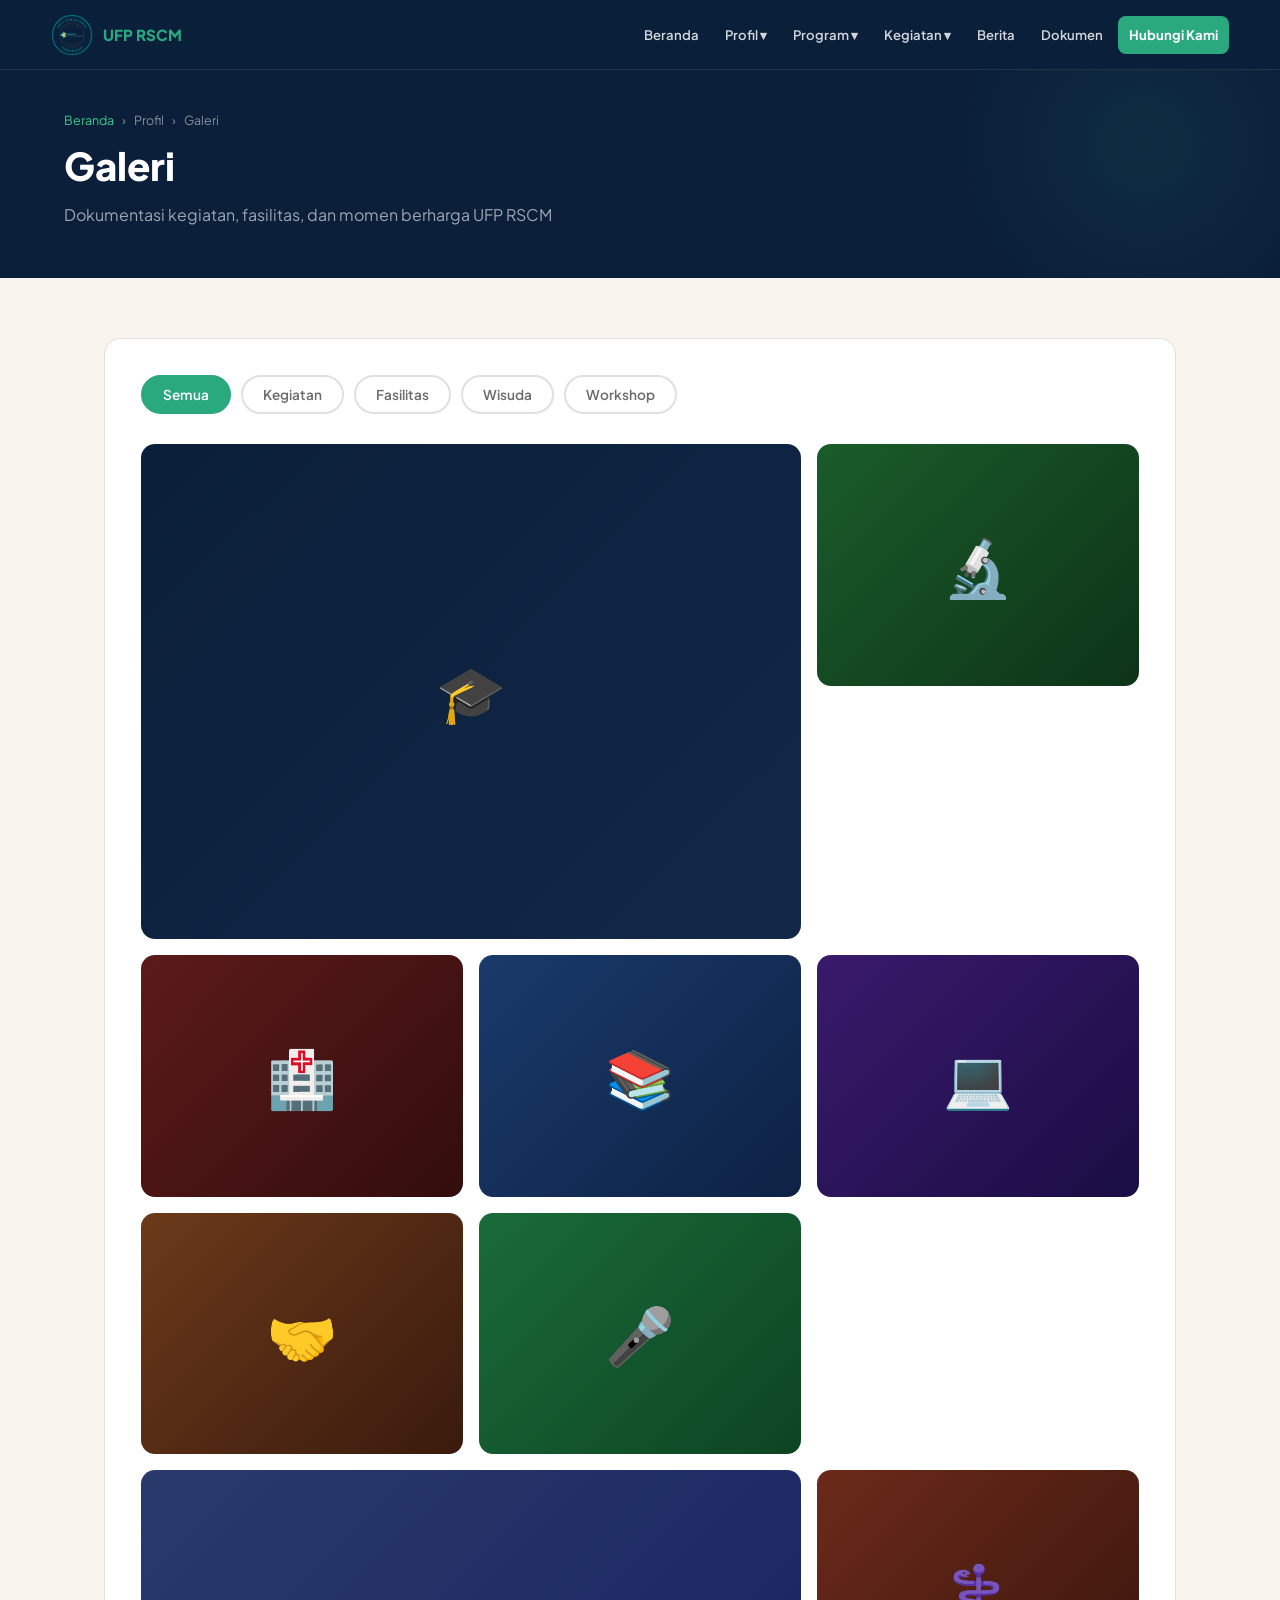
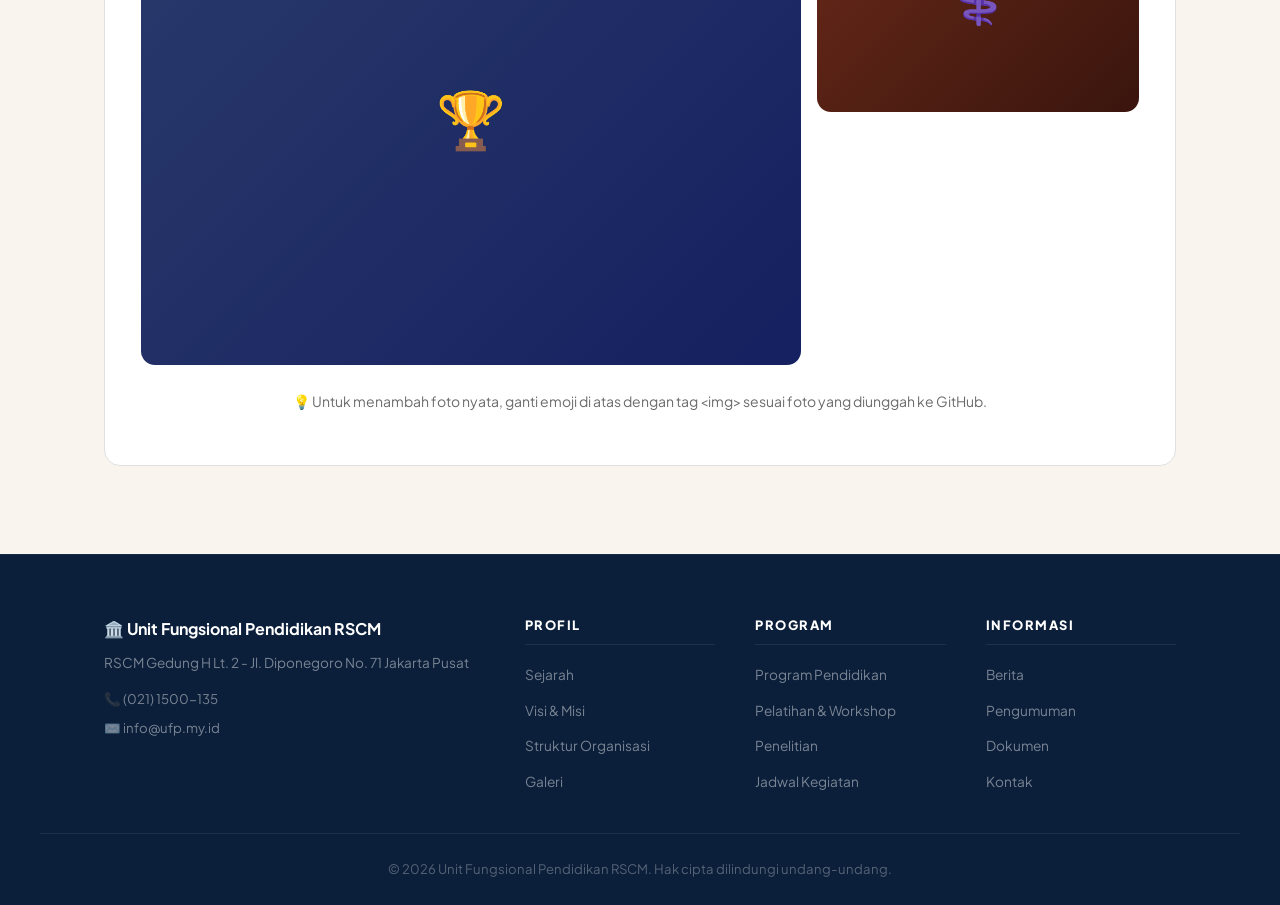
<file: galeri.html>
<!DOCTYPE html>
<html lang="id">
<head>
  <meta charset="UTF-8">
  <meta name="viewport" content="width=device-width, initial-scale=1.0">
  <title>Galeri - UFP RSCM</title>
  <link rel="stylesheet" href="style.css">
  <link href="https://fonts.googleapis.com/css2?family=Plus+Jakarta+Sans:wght@400;500;600;700;800;900&display=swap" rel="stylesheet">
  <style>
    .galeri-tabs { display: flex; gap: 10px; margin-bottom: 30px; flex-wrap: wrap; }
    .tab-btn { padding: 9px 20px; border-radius: 100px; border: 2px solid var(--border); background: var(--white); font-size: 0.85rem; font-weight: 600; cursor: pointer; color: var(--muted); transition: all 0.2s; font-family: inherit; }
    .tab-btn.active, .tab-btn:hover { background: var(--teal); border-color: var(--teal); color: var(--white); }
    .galeri-full { display: grid; grid-template-columns: repeat(3, 1fr); gap: 16px; }
    .galeri-box { border-radius: 14px; overflow: hidden; position: relative; aspect-ratio: 4/3; cursor: pointer; }
    .galeri-box-bg { width: 100%; height: 100%; display: flex; align-items: center; justify-content: center; font-size: 3.5rem; transition: transform 0.3s; }
    .galeri-box:hover .galeri-box-bg { transform: scale(1.05); }
    .galeri-caption { position: absolute; bottom: 0; left: 0; right: 0; background: linear-gradient(transparent, rgba(0,0,0,0.75)); padding: 20px 14px 14px; color: var(--white); font-size: 0.82rem; font-weight: 600; opacity: 0; transition: opacity 0.3s; }
    .galeri-box:hover .galeri-caption { opacity: 1; }
    .galeri-box.wide { grid-column: span 2; }
    .galeri-box.tall { grid-row: span 2; }
    @media(max-width:768px) { .galeri-full { grid-template-columns: 1fr 1fr; } .galeri-box.wide { grid-column: span 1; } }
    @media(max-width:480px) { .galeri-full { grid-template-columns: 1fr; } }
  </style>
</head>
<body>
<nav id="navbar"><div class="nav-inner"><div class="nav-brand"><img src="logo.png" alt="Logo" onerror="this.style.display='none'"><a href="index.html" style="text-decoration:none;">
  <span class="brand-text">UFP RSCM</span>
</a>
  </div><button class="hamburger" onclick="toggleMenu()">☰</button><ul class="nav-menu" id="navMenu"><li><a href="index.html">Beranda</a></li><li class="dropdown"><a href="#">Profil ▾</a><ul class="submenu"><li><a href="sejarah.html">Sejarah</a></li><li><a href="visi-misi.html">Visi &amp; Misi</a></li><li><a href="struktur.html">Struktur Organisasi</a></li><li><a href="galeri.html">Galeri</a></li></ul></li><li class="dropdown"><a href="#">Program ▾</a><ul class="submenu"><li><a href="program.html">Program Pendidikan</a></li><li><a href="pelatihan.html">Pelatihan &amp; Workshop</a></li><li><a href="penelitian.html">Penelitian</a></li></ul></li><li class="dropdown"><a href="#">Kegiatan ▾</a><ul class="submenu"><li><a href="jadwal.html">Jadwal Kegiatan</a></li><li><a href="pengumuman.html">Pengumuman</a></li></ul></li><li><a href="berita.html">Berita</a></li><li><a href="dokumen.html">Dokumen</a></li><li><a href="kontak.html" class="nav-cta">Hubungi Kami</a></li></ul></div></nav>

<div class="page-hero">
  <div class="page-hero-inner">
    <div class="breadcrumb"><a href="index.html">Beranda</a> <span>›</span> Profil <span>›</span> Galeri</div>
    <h1>Galeri</h1>
    <p>Dokumentasi kegiatan, fasilitas, dan momen berharga UFP RSCM</p>
  </div>
</div>

<div class="page-content">
  <div class="content-box">
    <div class="galeri-tabs">
      <button class="tab-btn active">Semua</button>
      <button class="tab-btn">Kegiatan</button>
      <button class="tab-btn">Fasilitas</button>
      <button class="tab-btn">Wisuda</button>
      <button class="tab-btn">Workshop</button>
    </div>

    <div class="galeri-full">
      <div class="galeri-box wide"><div class="galeri-box-bg" style="background:linear-gradient(135deg,#0B1F3A,#122848)">🎓</div><div class="galeri-caption">Wisuda Peserta Didik Angkatan 2025</div></div>
      <div class="galeri-box"><div class="galeri-box-bg" style="background:linear-gradient(135deg,#1a5c2a,#0d3318)">🔬</div><div class="galeri-caption">Laboratorium Sains</div></div>
      <div class="galeri-box"><div class="galeri-box-bg" style="background:linear-gradient(135deg,#5c1a1a,#330d0d)">🏥</div><div class="galeri-caption">Fasilitas Simulasi Klinik</div></div>
      <div class="galeri-box"><div class="galeri-box-bg" style="background:linear-gradient(135deg,#1a3a6b,#0d2244)">📚</div><div class="galeri-caption">Perpustakaan Digital</div></div>
      <div class="galeri-box"><div class="galeri-box-bg" style="background:linear-gradient(135deg,#3a1a6b,#1a0d44)">💻</div><div class="galeri-caption">Laboratorium Komputer</div></div>
      <div class="galeri-box"><div class="galeri-box-bg" style="background:linear-gradient(135deg,#6b3a1a,#3a1a0d)">🤝</div><div class="galeri-caption">Seminar Nasional 2025</div></div>
      <div class="galeri-box"><div class="galeri-box-bg" style="background:linear-gradient(135deg,#1a6b3a,#0d4422)">🎤</div><div class="galeri-caption">Workshop Literasi Digital</div></div>
      <div class="galeri-box wide"><div class="galeri-box-bg" style="background:linear-gradient(135deg,#2a3a6b,#152060)">🏆</div><div class="galeri-caption">Penerimaan Penghargaan Nasional 2026</div></div>
      <div class="galeri-box"><div class="galeri-box-bg" style="background:linear-gradient(135deg,#6b2a1a,#3a150d)">⚕️</div><div class="galeri-caption">Praktik Klinik Keperawatan</div></div>
    </div>

    <p style="text-align:center; color:var(--muted); margin-top:24px; font-size:0.875rem;">
      💡 Untuk menambah foto nyata, ganti emoji di atas dengan tag &lt;img&gt; sesuai foto yang diunggah ke GitHub.
    </p>
  </div>
</div>

<footer id="footer"><div class="footer-inner"><div class="footer-brand"><h3>🏛️ Unit Fungsional Pendidikan RSCM</h3><p>RSCM Gedung H Lt. 2 - Jl. Diponegoro No. 71 Jakarta Pusat</p><div class="footer-contact"><span>📞 (021) 1500-135</span><span>✉️ info@ufp.my.id</span></div></div><div class="footer-col"><h4>Profil</h4><ul><li><a href="sejarah.html">Sejarah</a></li><li><a href="visi-misi.html">Visi &amp; Misi</a></li><li><a href="struktur.html">Struktur Organisasi</a></li><li><a href="galeri.html">Galeri</a></li></ul></div><div class="footer-col"><h4>Program</h4><ul><li><a href="program.html">Program Pendidikan</a></li><li><a href="pelatihan.html">Pelatihan &amp; Workshop</a></li><li><a href="penelitian.html">Penelitian</a></li><li><a href="jadwal.html">Jadwal Kegiatan</a></li></ul></div><div class="footer-col"><h4>Informasi</h4><ul><li><a href="berita.html">Berita</a></li><li><a href="pengumuman.html">Pengumuman</a></li><li><a href="dokumen.html">Dokumen</a></li><li><a href="kontak.html">Kontak</a></li></ul></div></div><div class="footer-bottom"><p>© 2026 Unit Fungsional Pendidikan RSCM. Hak cipta dilindungi undang-undang.</p></div></footer>
<script src="script.js"></script>
</body>
</html>
</file>
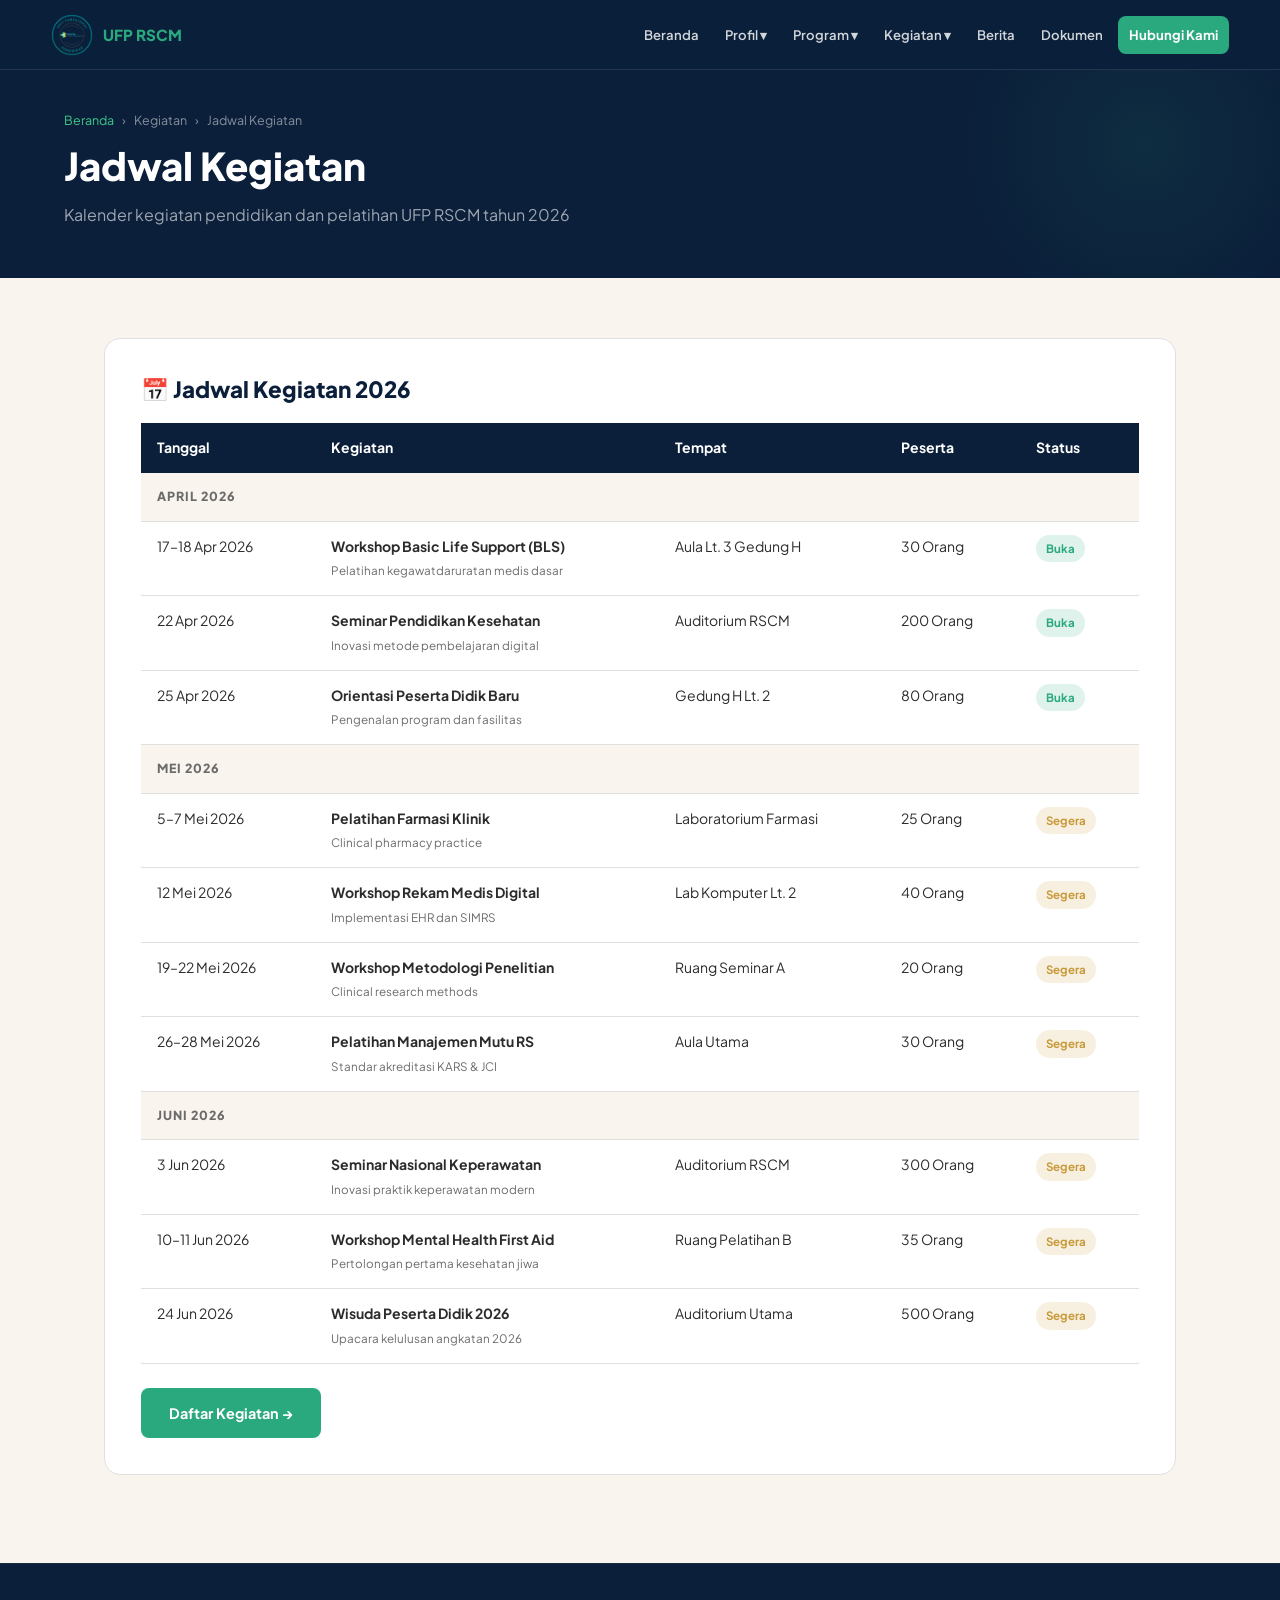
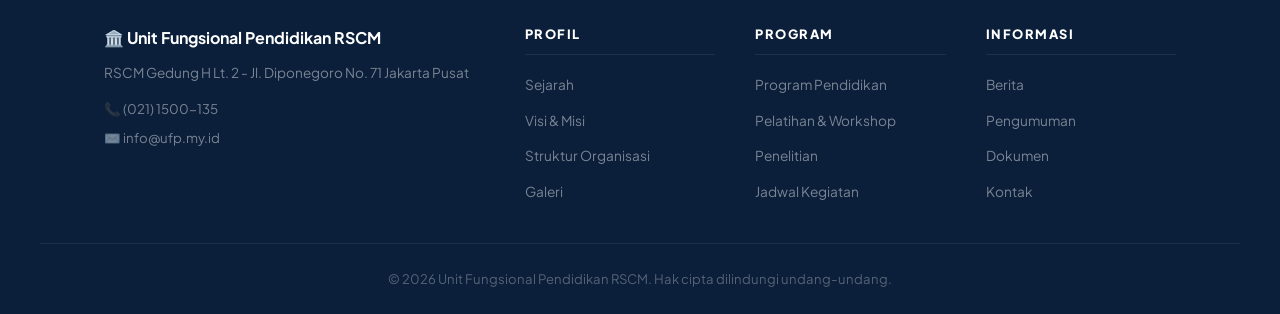
<file: jadwal.html>
<!DOCTYPE html><html lang="id"><head><meta charset="UTF-8"><meta name="viewport" content="width=device-width, initial-scale=1.0"><link rel="stylesheet" href="style.css"><link href="https://fonts.googleapis.com/css2?family=Plus+Jakarta+Sans:wght@400;500;600;700;800;900&display=swap" rel="stylesheet"><title>Jadwal Kegiatan - UFP RSCM</title><style>.jadwal-table{width:100%;border-collapse:collapse;font-size:0.875rem}.jadwal-table th{background:var(--navy);color:var(--white);padding:13px 16px;text-align:left;font-weight:700}.jadwal-table td{padding:13px 16px;border-bottom:1px solid var(--border);vertical-align:top}.jadwal-table tr:hover td{background:rgba(42,168,126,0.04)}.status{display:inline-block;padding:4px 10px;border-radius:100px;font-size:0.72rem;font-weight:700}.status.buka{background:rgba(42,168,126,0.15);color:var(--teal)}.status.segera{background:rgba(201,153,58,0.15);color:#C9993A}.status.tutup{background:rgba(220,38,38,0.1);color:#DC2626}.month-divider{background:var(--cream);font-weight:800;font-size:0.78rem;letter-spacing:1px;color:var(--muted);text-transform:uppercase}</style></head><body>
<nav id="navbar"><div class="nav-inner"><div class="nav-brand"><img src="logo.png" alt="Logo" onerror="this.style.display='none'"><a href="index.html" style="text-decoration:none;">
  <span class="brand-text">UFP RSCM</span>
</a>
  </div><button class="hamburger" onclick="toggleMenu()">☰</button><ul class="nav-menu" id="navMenu"><li><a href="index.html">Beranda</a></li><li class="dropdown"><a href="#">Profil ▾</a><ul class="submenu"><li><a href="sejarah.html">Sejarah</a></li><li><a href="visi-misi.html">Visi &amp; Misi</a></li><li><a href="struktur.html">Struktur Organisasi</a></li><li><a href="galeri.html">Galeri</a></li></ul></li><li class="dropdown"><a href="#">Program ▾</a><ul class="submenu"><li><a href="program.html">Program Pendidikan</a></li><li><a href="pelatihan.html">Pelatihan &amp; Workshop</a></li><li><a href="penelitian.html">Penelitian</a></li></ul></li><li class="dropdown"><a href="#">Kegiatan ▾</a><ul class="submenu"><li><a href="jadwal.html">Jadwal Kegiatan</a></li><li><a href="pengumuman.html">Pengumuman</a></li></ul></li><li><a href="berita.html">Berita</a></li><li><a href="dokumen.html">Dokumen</a></li><li><a href="kontak.html" class="nav-cta">Hubungi Kami</a></li></ul></div></nav>
<div class="page-hero"><div class="page-hero-inner"><div class="breadcrumb"><a href="index.html">Beranda</a> <span>›</span> Kegiatan <span>›</span> Jadwal Kegiatan</div><h1>Jadwal Kegiatan</h1><p>Kalender kegiatan pendidikan dan pelatihan UFP RSCM tahun 2026</p></div></div>
<div class="page-content">
  <div class="content-box">
    <h2>📅 Jadwal Kegiatan 2026</h2>
    <div style="overflow-x:auto;margin-top:20px;">
      <table class="jadwal-table">
        <thead><tr><th>Tanggal</th><th>Kegiatan</th><th>Tempat</th><th>Peserta</th><th>Status</th></tr></thead>
        <tbody>
          <tr><td colspan="5" class="month-divider">April 2026</td></tr>
          <tr><td>17–18 Apr 2026</td><td><strong>Workshop Basic Life Support (BLS)</strong><br><small style="color:var(--muted)">Pelatihan kegawatdaruratan medis dasar</small></td><td>Aula Lt. 3 Gedung H</td><td>30 Orang</td><td><span class="status buka">Buka</span></td></tr>
          <tr><td>22 Apr 2026</td><td><strong>Seminar Pendidikan Kesehatan</strong><br><small style="color:var(--muted)">Inovasi metode pembelajaran digital</small></td><td>Auditorium RSCM</td><td>200 Orang</td><td><span class="status buka">Buka</span></td></tr>
          <tr><td>25 Apr 2026</td><td><strong>Orientasi Peserta Didik Baru</strong><br><small style="color:var(--muted)">Pengenalan program dan fasilitas</small></td><td>Gedung H Lt. 2</td><td>80 Orang</td><td><span class="status buka">Buka</span></td></tr>
          <tr><td colspan="5" class="month-divider">Mei 2026</td></tr>
          <tr><td>5–7 Mei 2026</td><td><strong>Pelatihan Farmasi Klinik</strong><br><small style="color:var(--muted)">Clinical pharmacy practice</small></td><td>Laboratorium Farmasi</td><td>25 Orang</td><td><span class="status segera">Segera</span></td></tr>
          <tr><td>12 Mei 2026</td><td><strong>Workshop Rekam Medis Digital</strong><br><small style="color:var(--muted)">Implementasi EHR dan SIMRS</small></td><td>Lab Komputer Lt. 2</td><td>40 Orang</td><td><span class="status segera">Segera</span></td></tr>
          <tr><td>19–22 Mei 2026</td><td><strong>Workshop Metodologi Penelitian</strong><br><small style="color:var(--muted)">Clinical research methods</small></td><td>Ruang Seminar A</td><td>20 Orang</td><td><span class="status segera">Segera</span></td></tr>
          <tr><td>26–28 Mei 2026</td><td><strong>Pelatihan Manajemen Mutu RS</strong><br><small style="color:var(--muted)">Standar akreditasi KARS & JCI</small></td><td>Aula Utama</td><td>30 Orang</td><td><span class="status segera">Segera</span></td></tr>
          <tr><td colspan="5" class="month-divider">Juni 2026</td></tr>
          <tr><td>3 Jun 2026</td><td><strong>Seminar Nasional Keperawatan</strong><br><small style="color:var(--muted)">Inovasi praktik keperawatan modern</small></td><td>Auditorium RSCM</td><td>300 Orang</td><td><span class="status segera">Segera</span></td></tr>
          <tr><td>10–11 Jun 2026</td><td><strong>Workshop Mental Health First Aid</strong><br><small style="color:var(--muted)">Pertolongan pertama kesehatan jiwa</small></td><td>Ruang Pelatihan B</td><td>35 Orang</td><td><span class="status segera">Segera</span></td></tr>
          <tr><td>24 Jun 2026</td><td><strong>Wisuda Peserta Didik 2026</strong><br><small style="color:var(--muted)">Upacara kelulusan angkatan 2026</small></td><td>Auditorium Utama</td><td>500 Orang</td><td><span class="status segera">Segera</span></td></tr>
        </tbody>
      </table>
    </div>
    <div style="margin-top:24px;"><a href="kontak.html" class="btn-primary">Daftar Kegiatan →</a></div>
  </div>
</div>
<footer id="footer"><div class="footer-inner"><div class="footer-brand"><h3>🏛️ Unit Fungsional Pendidikan RSCM</h3><p>RSCM Gedung H Lt. 2 - Jl. Diponegoro No. 71 Jakarta Pusat</p><div class="footer-contact"><span>📞 (021) 1500-135</span><span>✉️ info@ufp.my.id</span></div></div><div class="footer-col"><h4>Profil</h4><ul><li><a href="sejarah.html">Sejarah</a></li><li><a href="visi-misi.html">Visi &amp; Misi</a></li><li><a href="struktur.html">Struktur Organisasi</a></li><li><a href="galeri.html">Galeri</a></li></ul></div><div class="footer-col"><h4>Program</h4><ul><li><a href="program.html">Program Pendidikan</a></li><li><a href="pelatihan.html">Pelatihan &amp; Workshop</a></li><li><a href="penelitian.html">Penelitian</a></li><li><a href="jadwal.html">Jadwal Kegiatan</a></li></ul></div><div class="footer-col"><h4>Informasi</h4><ul><li><a href="berita.html">Berita</a></li><li><a href="pengumuman.html">Pengumuman</a></li><li><a href="dokumen.html">Dokumen</a></li><li><a href="kontak.html">Kontak</a></li></ul></div></div><div class="footer-bottom"><p>© 2026 Unit Fungsional Pendidikan RSCM. Hak cipta dilindungi undang-undang.</p></div></footer>
<script src="script.js"></script></body></html>
</file>
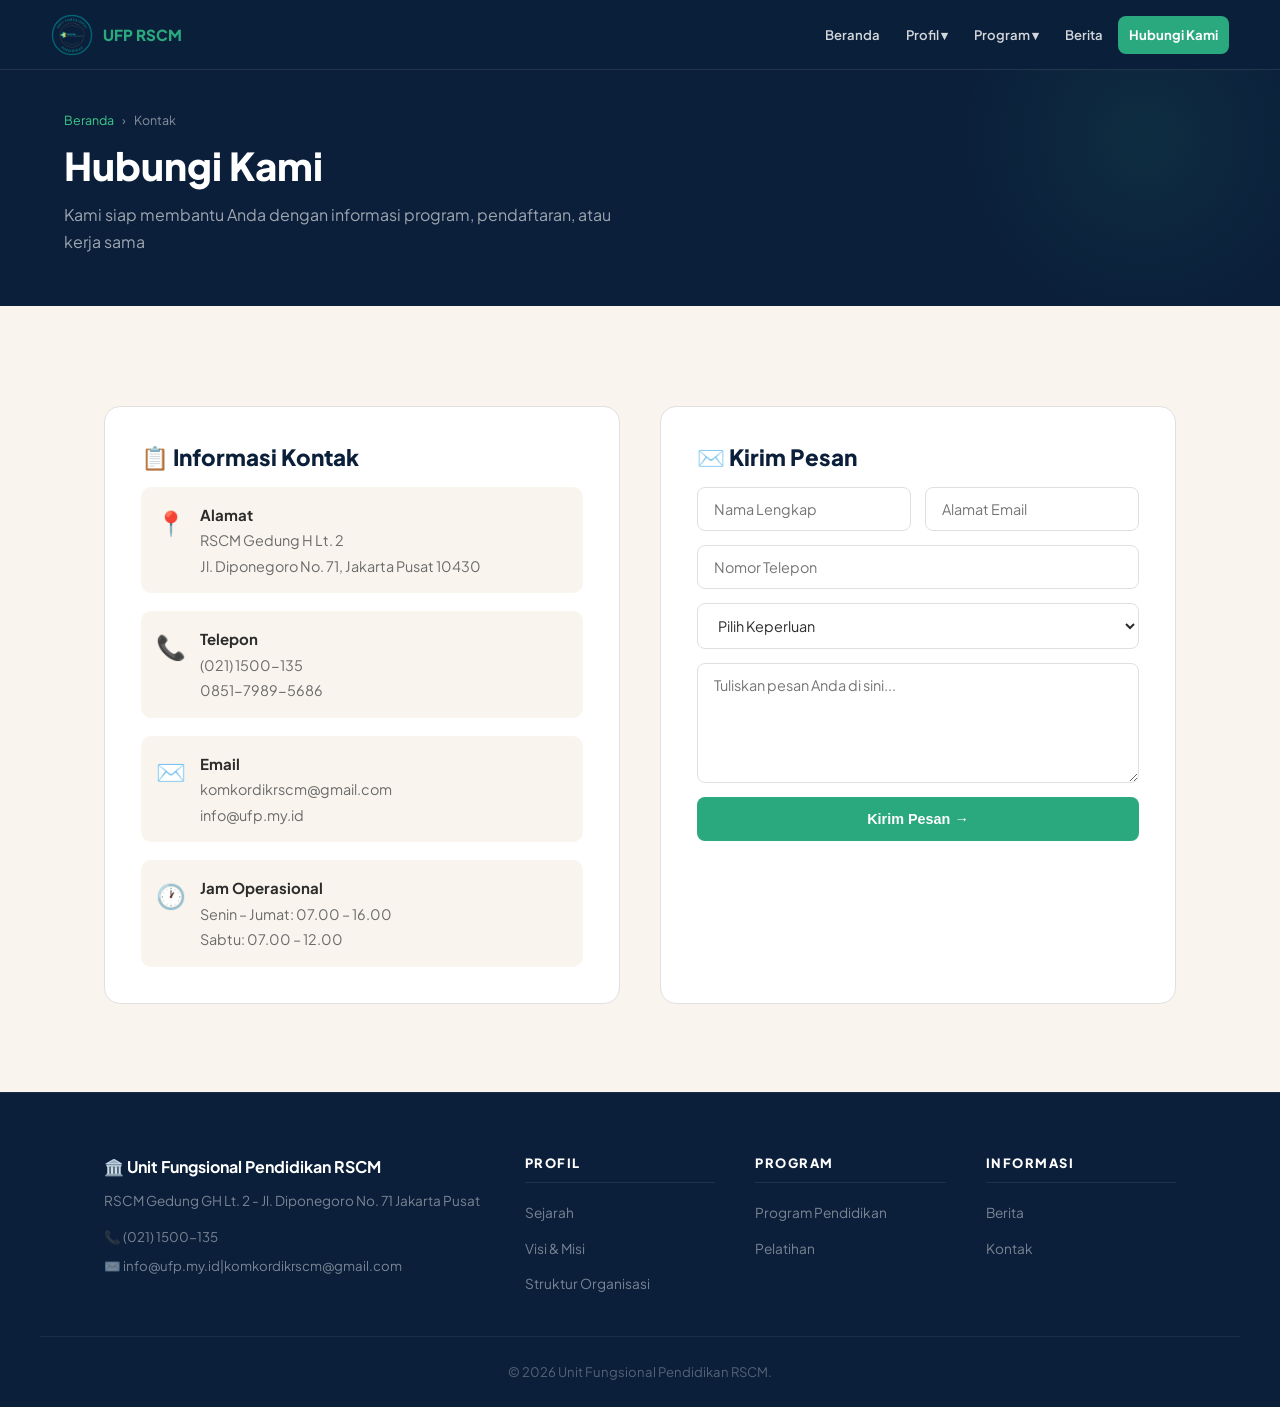
<file: kontak.html>
<!DOCTYPE html>
<html lang="id">
<head>
  <meta charset="UTF-8">
  <meta name="viewport" content="width=device-width, initial-scale=1.0">
  <title>Kontak - UFP RSCM</title>
  <link rel="stylesheet" href="style.css">
  <link href="https://fonts.googleapis.com/css2?family=Plus+Jakarta+Sans:wght@400;500;600;700;800;900&display=swap" rel="stylesheet">
</head>
<body>
<nav id="navbar"><div class="nav-inner"><div class="nav-brand"><img src="logo.png" alt="Logo" onerror="this.style.display='none'"><a href="index.html" style="text-decoration:none;">
  <span class="brand-text">UFP RSCM</span>
</a>
  </div><button class="hamburger" onclick="toggleMenu()">☰</button><ul class="nav-menu" id="navMenu"><li><a href="index.html">Beranda</a></li><li class="dropdown"><a href="#">Profil ▾</a><ul class="submenu"><li><a href="sejarah.html">Sejarah</a></li><li><a href="visi-misi.html">Visi & Misi</a></li><li><a href="struktur.html">Struktur Organisasi</a></li><li><a href="galeri.html">Galeri</a></li></ul></li><li class="dropdown"><a href="#">Program ▾</a><ul class="submenu"><li><a href="program.html">Program Pendidikan</a></li><li><a href="pelatihan.html">Pelatihan & Workshop</a></li><li><a href="penelitian.html">Penelitian</a></li></ul></li><li><a href="berita.html">Berita</a></li><li><a href="kontak.html" class="nav-cta">Hubungi Kami</a></li></ul></div></nav>
<div class="page-hero">
  <div class="page-hero-inner">
    <div class="breadcrumb"><a href="index.html">Beranda</a> <span>›</span> Kontak</div>
    <h1>Hubungi Kami</h1>
    <p>Kami siap membantu Anda dengan informasi program, pendaftaran, atau kerja sama</p>
  </div>
</div>
<div class="page-content">
  <div class="kontak-grid">
    <div>
      <div class="content-box">
        <h2>📋 Informasi Kontak</h2>
        <div style="display:flex;flex-direction:column;gap:18px;margin-top:16px;">
          <div class="info-item" style="background:#F9F5EE;border-radius:10px;padding:14px;display:flex;gap:14px;align-items:flex-start;"><span style="font-size:1.5rem">📍</span><div><strong>Alamat</strong><br><span style="color:#6B6B6B;font-size:0.9rem">RSCM Gedung H Lt. 2<br>Jl. Diponegoro No. 71, Jakarta Pusat 10430</span></div></div>
          <div class="info-item" style="background:#F9F5EE;border-radius:10px;padding:14px;display:flex;gap:14px;align-items:flex-start;"><span style="font-size:1.5rem">📞</span><div><strong>Telepon</strong><br><span style="color:#6B6B6B;font-size:0.9rem">(021) 1500-135<br>0851-7989-5686</span></div></div>
          <div class="info-item" style="background:#F9F5EE;border-radius:10px;padding:14px;display:flex;gap:14px;align-items:flex-start;"><span style="font-size:1.5rem">✉️</span><div><strong>Email</strong><br><span style="color:#6B6B6B;font-size:0.9rem">komkordikrscm@gmail.com<br>info@ufp.my.id</span></div></div>
          <div class="info-item" style="background:#F9F5EE;border-radius:10px;padding:14px;display:flex;gap:14px;align-items:flex-start;"><span style="font-size:1.5rem">🕐</span><div><strong>Jam Operasional</strong><br><span style="color:#6B6B6B;font-size:0.9rem">Senin – Jumat: 07.00 – 16.00<br>Sabtu: 07.00 – 12.00</span></div></div>
        </div>
      </div>
    </div>
    <div class="content-box">
      <h2>✉️ Kirim Pesan</h2>
      <div class="form-group" style="margin-top:16px;">
        <div class="form-row">
          <input type="text" placeholder="Nama Lengkap">
          <input type="email" placeholder="Alamat Email">
        </div>
        <input type="text" placeholder="Nomor Telepon">
        <select><option value="" disabled selected>Pilih Keperluan</option><option>Informasi Program</option><option>Pendaftaran</option><option>Kerja Sama</option><option>Lainnya</option></select>
        <textarea placeholder="Tuliskan pesan Anda di sini..."></textarea>
        <button class="btn-primary" onclick="kirimPesan()" style="border:none;cursor:pointer;text-align:center;padding:14px;">Kirim Pesan →</button>
      </div>
    </div>
  </div>
</div>
<footer id="footer"><div class="footer-inner"><div class="footer-brand"><h3>🏛️ Unit Fungsional Pendidikan RSCM</h3><p>RSCM Gedung GH Lt. 2 - Jl. Diponegoro No. 71 Jakarta Pusat</p><div class="footer-contact"><span>📞 (021) 1500-135</span><span>✉️ info@ufp.my.id|komkordikrscm@gmail.com </span></div></div><div class="footer-col"><h4>Profil</h4><ul><li><a href="sejarah.html">Sejarah</a></li><li><a href="visi-misi.html">Visi & Misi</a></li><li><a href="struktur.html">Struktur Organisasi</a></li></ul></div><div class="footer-col"><h4>Program</h4><ul><li><a href="program.html">Program Pendidikan</a></li><li><a href="pelatihan.html">Pelatihan</a></li></ul></div><div class="footer-col"><h4>Informasi</h4><ul><li><a href="berita.html">Berita</a></li><li><a href="kontak.html">Kontak</a></li></ul></div></div><div class="footer-bottom"><p>© 2026 Unit Fungsional Pendidikan RSCM.</p></div></footer>
<script src="script.js"></script>
</body>
</html>
</file>
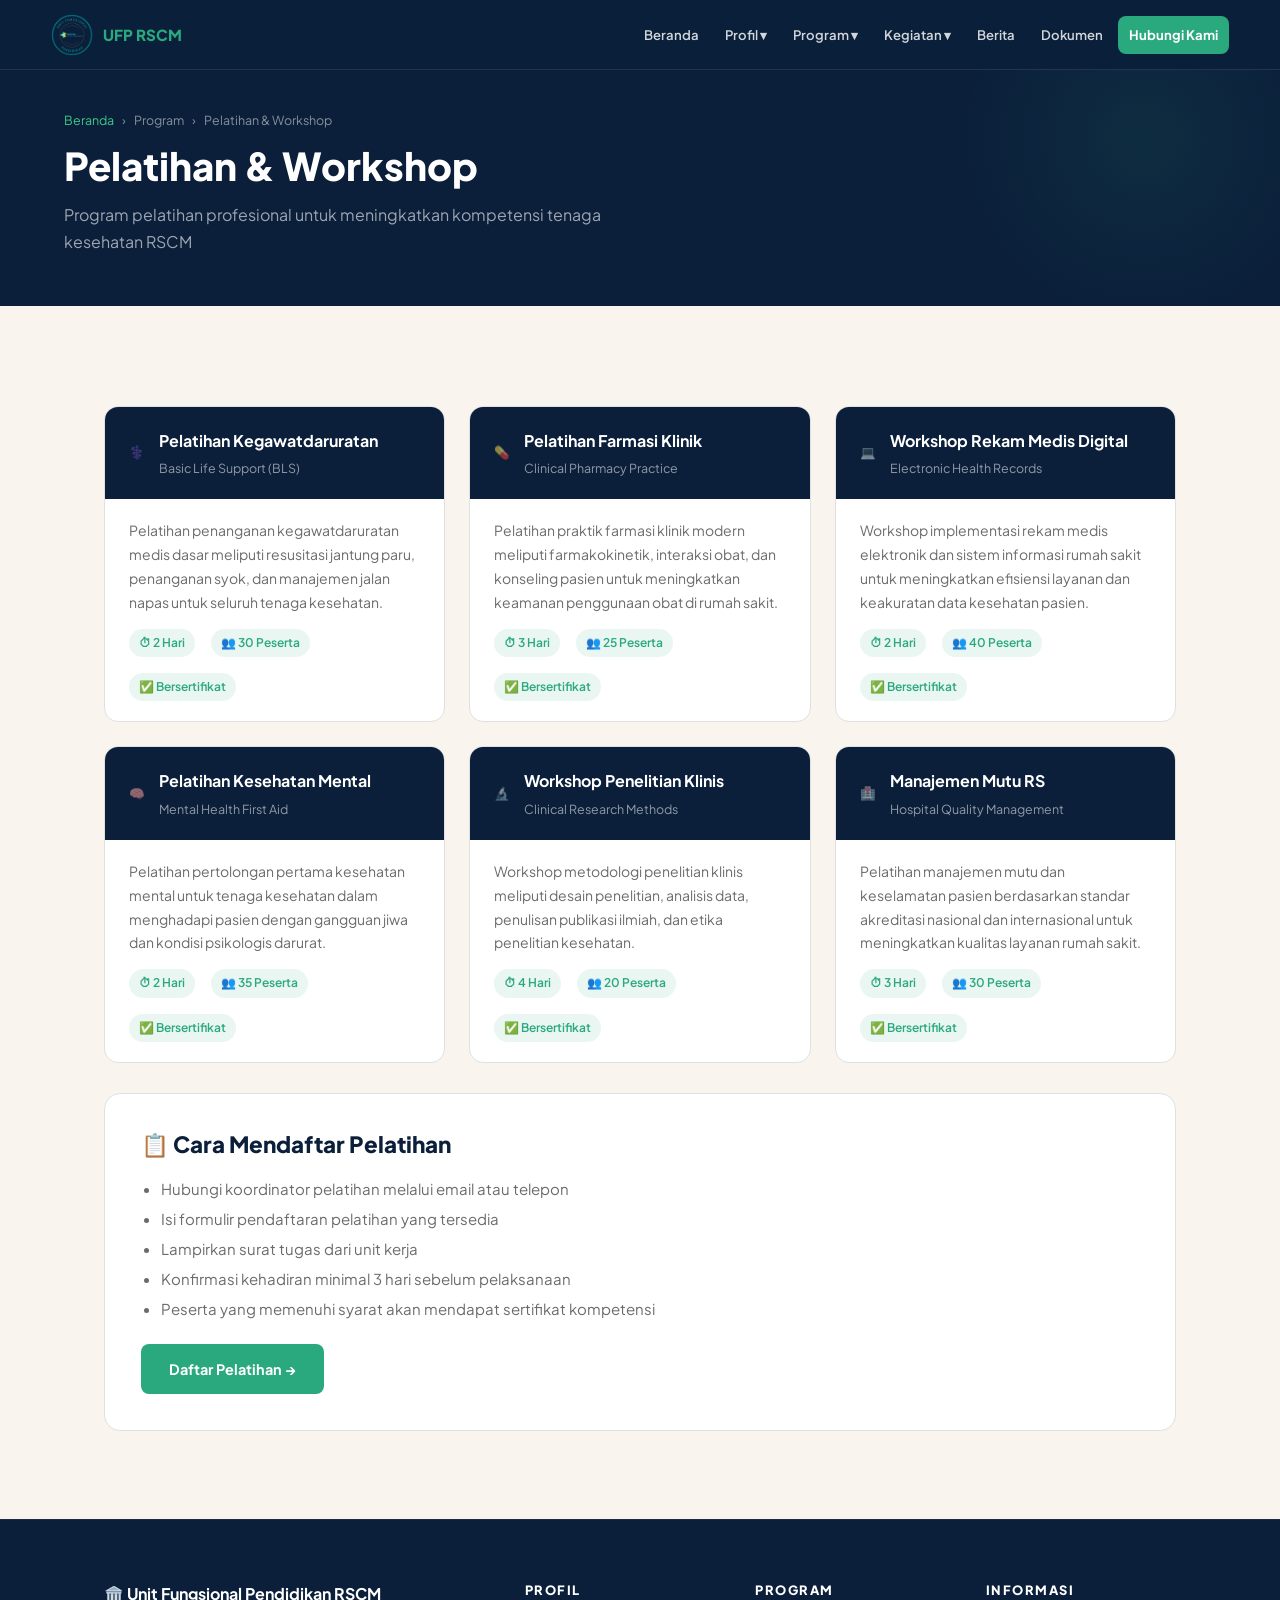
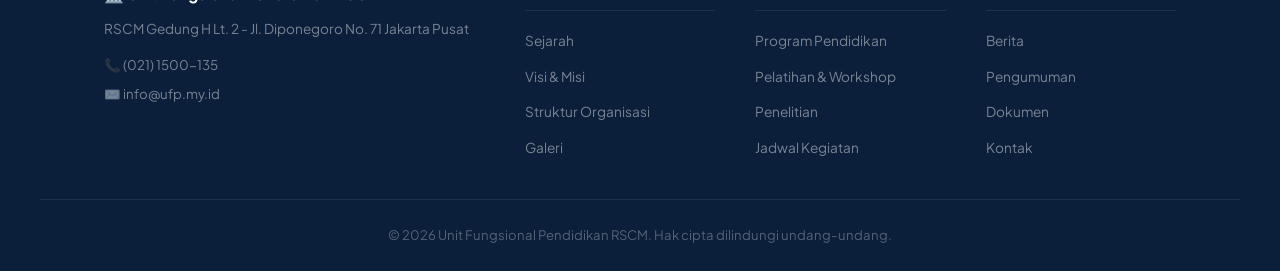
<file: pelatihan.html>
<!DOCTYPE html>
<html lang="id">
<head>
  <meta charset="UTF-8">
  <meta name="viewport" content="width=device-width, initial-scale=1.0">
  <title>Pelatihan & Workshop - UFP RSCM</title>
  <link rel="stylesheet" href="style.css">
  <link href="https://fonts.googleapis.com/css2?family=Plus+Jakarta+Sans:wght@400;500;600;700;800;900&display=swap" rel="stylesheet">
  <style>
    .pelatihan-card { background: var(--white); border-radius: 14px; border: 1px solid var(--border); overflow: hidden; transition: transform 0.25s, box-shadow 0.25s; }
    .pelatihan-card:hover { transform: translateY(-4px); box-shadow: 0 12px 32px rgba(11,31,58,0.1); }
    .pelatihan-header { background: var(--navy); padding: 20px 24px; display: flex; align-items: center; gap: 14px; }
    .pelatihan-icon { font-size: 2rem; }
    .pelatihan-header h3 { color: var(--white); font-size: 1rem; font-weight: 700; }
    .pelatihan-header span { color: rgba(255,255,255,0.55); font-size: 0.78rem; }
    .pelatihan-body { padding: 20px 24px; }
    .pelatihan-body p { font-size: 0.875rem; color: var(--muted); line-height: 1.7; margin-bottom: 14px; }
    .pelatihan-meta { display: flex; gap: 16px; flex-wrap: wrap; }
    .meta-tag { display: inline-flex; align-items: center; gap: 6px; font-size: 0.75rem; font-weight: 600; color: var(--teal); background: rgba(42,168,126,0.1); padding: 4px 10px; border-radius: 100px; }
  </style>
</head>
<body>
<nav id="navbar"><div class="nav-inner"><div class="nav-brand"><img src="logo.png" alt="Logo" onerror="this.style.display='none'"><a href="index.html" style="text-decoration:none;">
  <span class="brand-text">UFP RSCM</span>
</a>
</div><button class="hamburger" onclick="toggleMenu()">☰</button><ul class="nav-menu" id="navMenu"><li><a href="index.html">Beranda</a></li><li class="dropdown"><a href="#">Profil ▾</a><ul class="submenu"><li><a href="sejarah.html">Sejarah</a></li><li><a href="visi-misi.html">Visi &amp; Misi</a></li><li><a href="struktur.html">Struktur Organisasi</a></li><li><a href="galeri.html">Galeri</a></li></ul></li><li class="dropdown"><a href="#">Program ▾</a><ul class="submenu"><li><a href="program.html">Program Pendidikan</a></li><li><a href="pelatihan.html">Pelatihan &amp; Workshop</a></li><li><a href="penelitian.html">Penelitian</a></li></ul></li><li class="dropdown"><a href="#">Kegiatan ▾</a><ul class="submenu"><li><a href="jadwal.html">Jadwal Kegiatan</a></li><li><a href="pengumuman.html">Pengumuman</a></li></ul></li><li><a href="berita.html">Berita</a></li><li><a href="dokumen.html">Dokumen</a></li><li><a href="kontak.html" class="nav-cta">Hubungi Kami</a></li></ul></div></nav>

<div class="page-hero">
  <div class="page-hero-inner">
    <div class="breadcrumb"><a href="index.html">Beranda</a> <span>›</span> Program <span>›</span> Pelatihan &amp; Workshop</div>
    <h1>Pelatihan &amp; Workshop</h1>
    <p>Program pelatihan profesional untuk meningkatkan kompetensi tenaga kesehatan RSCM</p>
  </div>
</div>

<div class="page-content">
  <div class="card-grid-3" style="margin-bottom:30px;">
    <div class="pelatihan-card">
      <div class="pelatihan-header"><span class="pelatihan-icon">⚕️</span><div><h3>Pelatihan Kegawatdaruratan</h3><span>Basic Life Support (BLS)</span></div></div>
      <div class="pelatihan-body"><p>Pelatihan penanganan kegawatdaruratan medis dasar meliputi resusitasi jantung paru, penanganan syok, dan manajemen jalan napas untuk seluruh tenaga kesehatan.</p><div class="pelatihan-meta"><span class="meta-tag">⏱ 2 Hari</span><span class="meta-tag">👥 30 Peserta</span><span class="meta-tag">✅ Bersertifikat</span></div></div>
    </div>
    <div class="pelatihan-card">
      <div class="pelatihan-header"><span class="pelatihan-icon">💊</span><div><h3>Pelatihan Farmasi Klinik</h3><span>Clinical Pharmacy Practice</span></div></div>
      <div class="pelatihan-body"><p>Pelatihan praktik farmasi klinik modern meliputi farmakokinetik, interaksi obat, dan konseling pasien untuk meningkatkan keamanan penggunaan obat di rumah sakit.</p><div class="pelatihan-meta"><span class="meta-tag">⏱ 3 Hari</span><span class="meta-tag">👥 25 Peserta</span><span class="meta-tag">✅ Bersertifikat</span></div></div>
    </div>
    <div class="pelatihan-card">
      <div class="pelatihan-header"><span class="pelatihan-icon">💻</span><div><h3>Workshop Rekam Medis Digital</h3><span>Electronic Health Records</span></div></div>
      <div class="pelatihan-body"><p>Workshop implementasi rekam medis elektronik dan sistem informasi rumah sakit untuk meningkatkan efisiensi layanan dan keakuratan data kesehatan pasien.</p><div class="pelatihan-meta"><span class="meta-tag">⏱ 2 Hari</span><span class="meta-tag">👥 40 Peserta</span><span class="meta-tag">✅ Bersertifikat</span></div></div>
    </div>
    <div class="pelatihan-card">
      <div class="pelatihan-header"><span class="pelatihan-icon">🧠</span><div><h3>Pelatihan Kesehatan Mental</h3><span>Mental Health First Aid</span></div></div>
      <div class="pelatihan-body"><p>Pelatihan pertolongan pertama kesehatan mental untuk tenaga kesehatan dalam menghadapi pasien dengan gangguan jiwa dan kondisi psikologis darurat.</p><div class="pelatihan-meta"><span class="meta-tag">⏱ 2 Hari</span><span class="meta-tag">👥 35 Peserta</span><span class="meta-tag">✅ Bersertifikat</span></div></div>
    </div>
    <div class="pelatihan-card">
      <div class="pelatihan-header"><span class="pelatihan-icon">🔬</span><div><h3>Workshop Penelitian Klinis</h3><span>Clinical Research Methods</span></div></div>
      <div class="pelatihan-body"><p>Workshop metodologi penelitian klinis meliputi desain penelitian, analisis data, penulisan publikasi ilmiah, dan etika penelitian kesehatan.</p><div class="pelatihan-meta"><span class="meta-tag">⏱ 4 Hari</span><span class="meta-tag">👥 20 Peserta</span><span class="meta-tag">✅ Bersertifikat</span></div></div>
    </div>
    <div class="pelatihan-card">
      <div class="pelatihan-header"><span class="pelatihan-icon">🏥</span><div><h3>Manajemen Mutu RS</h3><span>Hospital Quality Management</span></div></div>
      <div class="pelatihan-body"><p>Pelatihan manajemen mutu dan keselamatan pasien berdasarkan standar akreditasi nasional dan internasional untuk meningkatkan kualitas layanan rumah sakit.</p><div class="pelatihan-meta"><span class="meta-tag">⏱ 3 Hari</span><span class="meta-tag">👥 30 Peserta</span><span class="meta-tag">✅ Bersertifikat</span></div></div>
    </div>
  </div>

  <div class="content-box">
    <h2>📋 Cara Mendaftar Pelatihan</h2>
    <ul>
      <li>Hubungi koordinator pelatihan melalui email atau telepon</li>
      <li>Isi formulir pendaftaran pelatihan yang tersedia</li>
      <li>Lampirkan surat tugas dari unit kerja</li>
      <li>Konfirmasi kehadiran minimal 3 hari sebelum pelaksanaan</li>
      <li>Peserta yang memenuhi syarat akan mendapat sertifikat kompetensi</li>
    </ul>
    <div style="margin-top:20px;"><a href="kontak.html" class="btn-primary">Daftar Pelatihan →</a></div>
  </div>
</div>

<footer id="footer"><div class="footer-inner"><div class="footer-brand"><h3>🏛️ Unit Fungsional Pendidikan RSCM</h3><p>RSCM Gedung H Lt. 2 - Jl. Diponegoro No. 71 Jakarta Pusat</p><div class="footer-contact"><span>📞 (021) 1500-135</span><span>✉️ info@ufp.my.id</span></div></div><div class="footer-col"><h4>Profil</h4><ul><li><a href="sejarah.html">Sejarah</a></li><li><a href="visi-misi.html">Visi &amp; Misi</a></li><li><a href="struktur.html">Struktur Organisasi</a></li><li><a href="galeri.html">Galeri</a></li></ul></div><div class="footer-col"><h4>Program</h4><ul><li><a href="program.html">Program Pendidikan</a></li><li><a href="pelatihan.html">Pelatihan &amp; Workshop</a></li><li><a href="penelitian.html">Penelitian</a></li><li><a href="jadwal.html">Jadwal Kegiatan</a></li></ul></div><div class="footer-col"><h4>Informasi</h4><ul><li><a href="berita.html">Berita</a></li><li><a href="pengumuman.html">Pengumuman</a></li><li><a href="dokumen.html">Dokumen</a></li><li><a href="kontak.html">Kontak</a></li></ul></div></div><div class="footer-bottom"><p>© 2026 Unit Fungsional Pendidikan RSCM. Hak cipta dilindungi undang-undang.</p></div></footer>
<script src="script.js"></script>
</body>
</html>
</file>
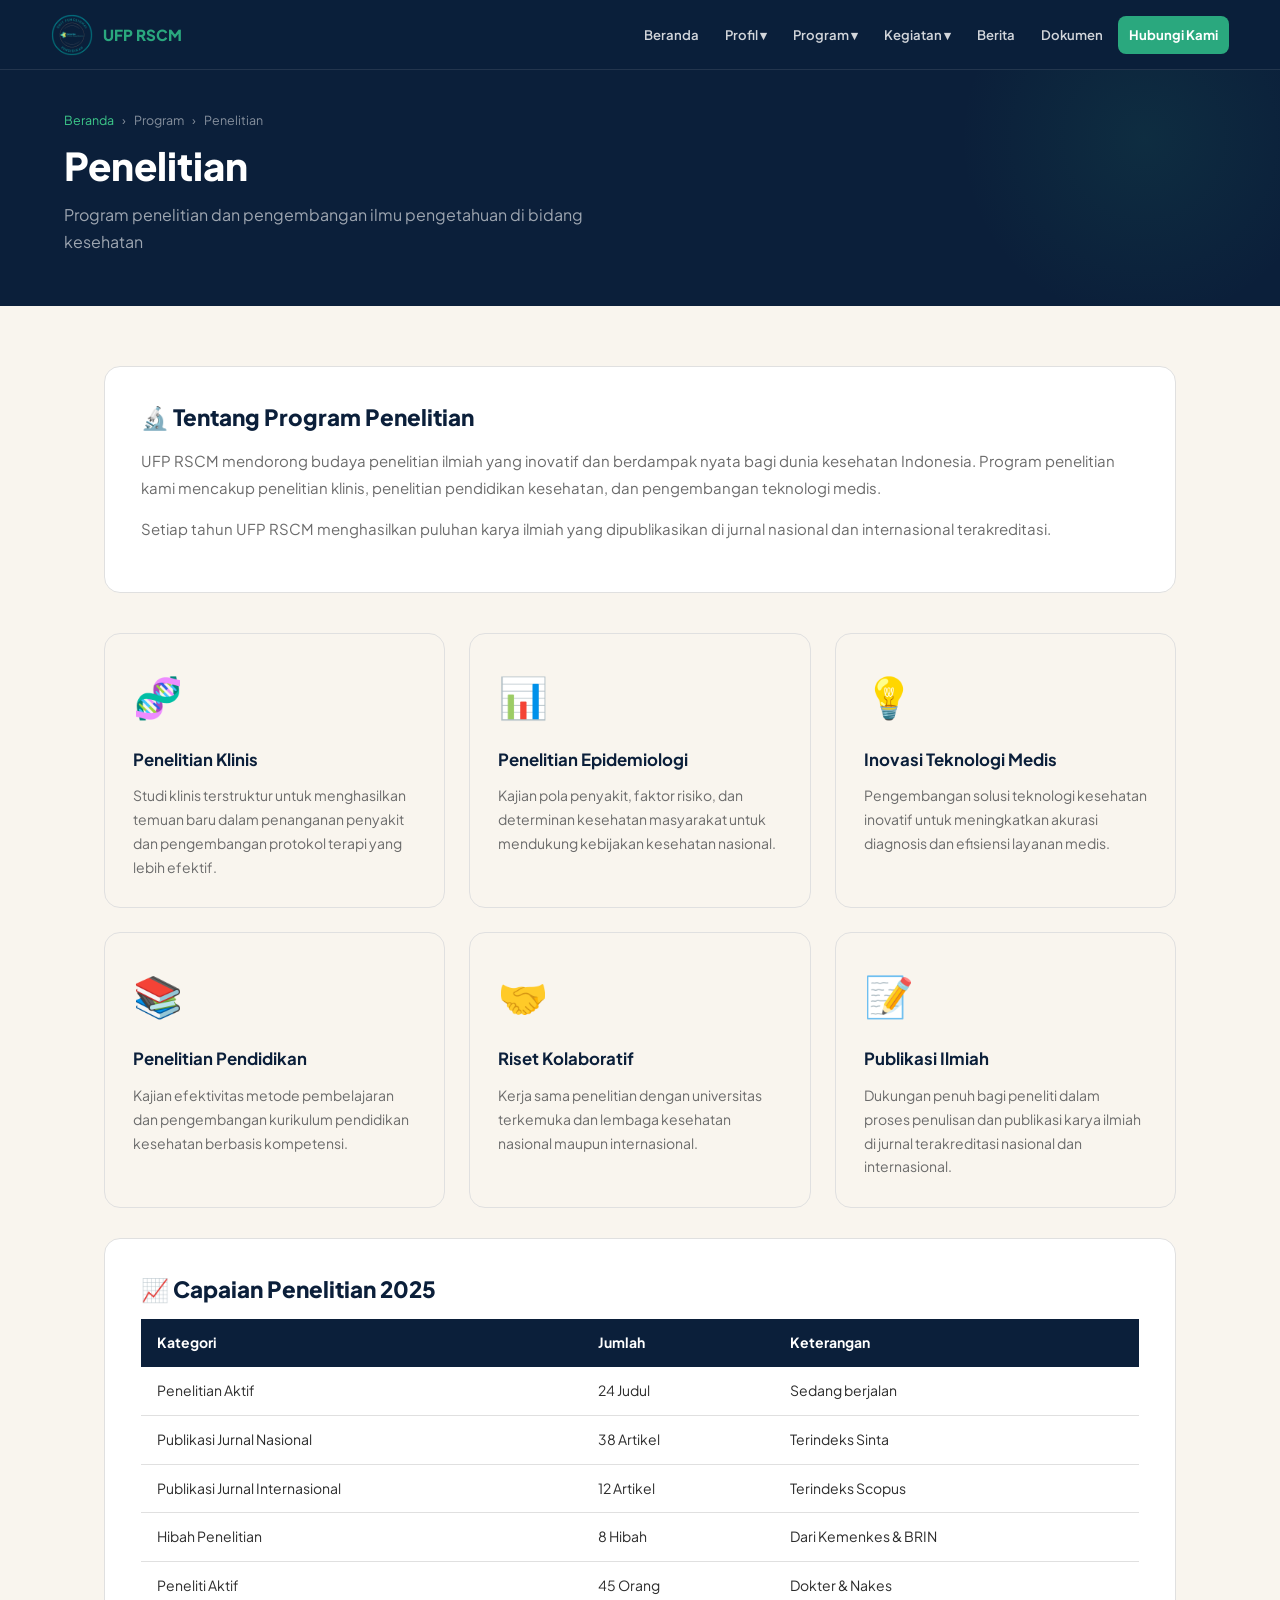
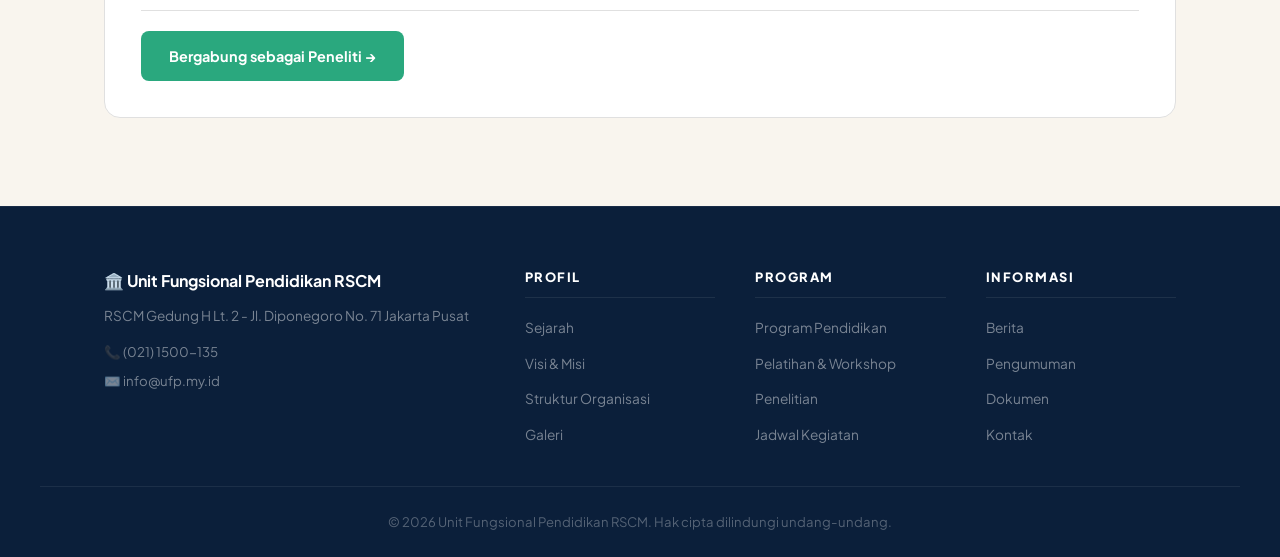
<file: penelitian.html>
<!DOCTYPE html><html lang="id"><head><meta charset="UTF-8"><meta name="viewport" content="width=device-width, initial-scale=1.0"><link rel="stylesheet" href="style.css"><link href="https://fonts.googleapis.com/css2?family=Plus+Jakarta+Sans:wght@400;500;600;700;800;900&display=swap" rel="stylesheet"><title>Penelitian - UFP RSCM</title></head><body>
<nav id="navbar"><div class="nav-inner"><div class="nav-brand"><img src="logo.png" alt="Logo" onerror="this.style.display='none'"><a href="index.html" style="text-decoration:none;">
  <span class="brand-text">UFP RSCM</span>
</a>
  </div><button class="hamburger" onclick="toggleMenu()">☰</button><ul class="nav-menu" id="navMenu"><li><a href="index.html">Beranda</a></li><li class="dropdown"><a href="#">Profil ▾</a><ul class="submenu"><li><a href="sejarah.html">Sejarah</a></li><li><a href="visi-misi.html">Visi &amp; Misi</a></li><li><a href="struktur.html">Struktur Organisasi</a></li><li><a href="galeri.html">Galeri</a></li></ul></li><li class="dropdown"><a href="#">Program ▾</a><ul class="submenu"><li><a href="program.html">Program Pendidikan</a></li><li><a href="pelatihan.html">Pelatihan &amp; Workshop</a></li><li><a href="penelitian.html">Penelitian</a></li></ul></li><li class="dropdown"><a href="#">Kegiatan ▾</a><ul class="submenu"><li><a href="jadwal.html">Jadwal Kegiatan</a></li><li><a href="pengumuman.html">Pengumuman</a></li></ul></li><li><a href="berita.html">Berita</a></li><li><a href="dokumen.html">Dokumen</a></li><li><a href="kontak.html" class="nav-cta">Hubungi Kami</a></li></ul></div></nav>
<div class="page-hero"><div class="page-hero-inner"><div class="breadcrumb"><a href="index.html">Beranda</a> <span>›</span> Program <span>›</span> Penelitian</div><h1>Penelitian</h1><p>Program penelitian dan pengembangan ilmu pengetahuan di bidang kesehatan</p></div></div>
<div class="page-content">
  <div class="content-box"><h2>🔬 Tentang Program Penelitian</h2><p>UFP RSCM mendorong budaya penelitian ilmiah yang inovatif dan berdampak nyata bagi dunia kesehatan Indonesia. Program penelitian kami mencakup penelitian klinis, penelitian pendidikan kesehatan, dan pengembangan teknologi medis.</p><p>Setiap tahun UFP RSCM menghasilkan puluhan karya ilmiah yang dipublikasikan di jurnal nasional dan internasional terakreditasi.</p></div>
  <div class="card-grid-3">
    <div class="card-item"><div class="card-img">🧬</div><h3>Penelitian Klinis</h3><p>Studi klinis terstruktur untuk menghasilkan temuan baru dalam penanganan penyakit dan pengembangan protokol terapi yang lebih efektif.</p></div>
    <div class="card-item"><div class="card-img">📊</div><h3>Penelitian Epidemiologi</h3><p>Kajian pola penyakit, faktor risiko, dan determinan kesehatan masyarakat untuk mendukung kebijakan kesehatan nasional.</p></div>
    <div class="card-item"><div class="card-img">💡</div><h3>Inovasi Teknologi Medis</h3><p>Pengembangan solusi teknologi kesehatan inovatif untuk meningkatkan akurasi diagnosis dan efisiensi layanan medis.</p></div>
    <div class="card-item"><div class="card-img">📚</div><h3>Penelitian Pendidikan</h3><p>Kajian efektivitas metode pembelajaran dan pengembangan kurikulum pendidikan kesehatan berbasis kompetensi.</p></div>
    <div class="card-item"><div class="card-img">🤝</div><h3>Riset Kolaboratif</h3><p>Kerja sama penelitian dengan universitas terkemuka dan lembaga kesehatan nasional maupun internasional.</p></div>
    <div class="card-item"><div class="card-img">📝</div><h3>Publikasi Ilmiah</h3><p>Dukungan penuh bagi peneliti dalam proses penulisan dan publikasi karya ilmiah di jurnal terakreditasi nasional dan internasional.</p></div>
  </div>
  <div class="content-box" style="margin-top:30px;"><h2>📈 Capaian Penelitian 2025</h2><table class="data-table"><thead><tr><th>Kategori</th><th>Jumlah</th><th>Keterangan</th></tr></thead><tbody><tr><td>Penelitian Aktif</td><td>24 Judul</td><td>Sedang berjalan</td></tr><tr><td>Publikasi Jurnal Nasional</td><td>38 Artikel</td><td>Terindeks Sinta</td></tr><tr><td>Publikasi Jurnal Internasional</td><td>12 Artikel</td><td>Terindeks Scopus</td></tr><tr><td>Hibah Penelitian</td><td>8 Hibah</td><td>Dari Kemenkes &amp; BRIN</td></tr><tr><td>Peneliti Aktif</td><td>45 Orang</td><td>Dokter &amp; Nakes</td></tr></tbody></table><div style="margin-top:20px;"><a href="kontak.html" class="btn-primary">Bergabung sebagai Peneliti →</a></div></div>
</div>
<footer id="footer"><div class="footer-inner"><div class="footer-brand"><h3>🏛️ Unit Fungsional Pendidikan RSCM</h3><p>RSCM Gedung H Lt. 2 - Jl. Diponegoro No. 71 Jakarta Pusat</p><div class="footer-contact"><span>📞 (021) 1500-135</span><span>✉️ info@ufp.my.id</span></div></div><div class="footer-col"><h4>Profil</h4><ul><li><a href="sejarah.html">Sejarah</a></li><li><a href="visi-misi.html">Visi &amp; Misi</a></li><li><a href="struktur.html">Struktur Organisasi</a></li><li><a href="galeri.html">Galeri</a></li></ul></div><div class="footer-col"><h4>Program</h4><ul><li><a href="program.html">Program Pendidikan</a></li><li><a href="pelatihan.html">Pelatihan &amp; Workshop</a></li><li><a href="penelitian.html">Penelitian</a></li><li><a href="jadwal.html">Jadwal Kegiatan</a></li></ul></div><div class="footer-col"><h4>Informasi</h4><ul><li><a href="berita.html">Berita</a></li><li><a href="pengumuman.html">Pengumuman</a></li><li><a href="dokumen.html">Dokumen</a></li><li><a href="kontak.html">Kontak</a></li></ul></div></div><div class="footer-bottom"><p>© 2026 Unit Fungsional Pendidikan RSCM. Hak cipta dilindungi undang-undang.</p></div></footer>
<script src="script.js"></script></body></html>
</file>
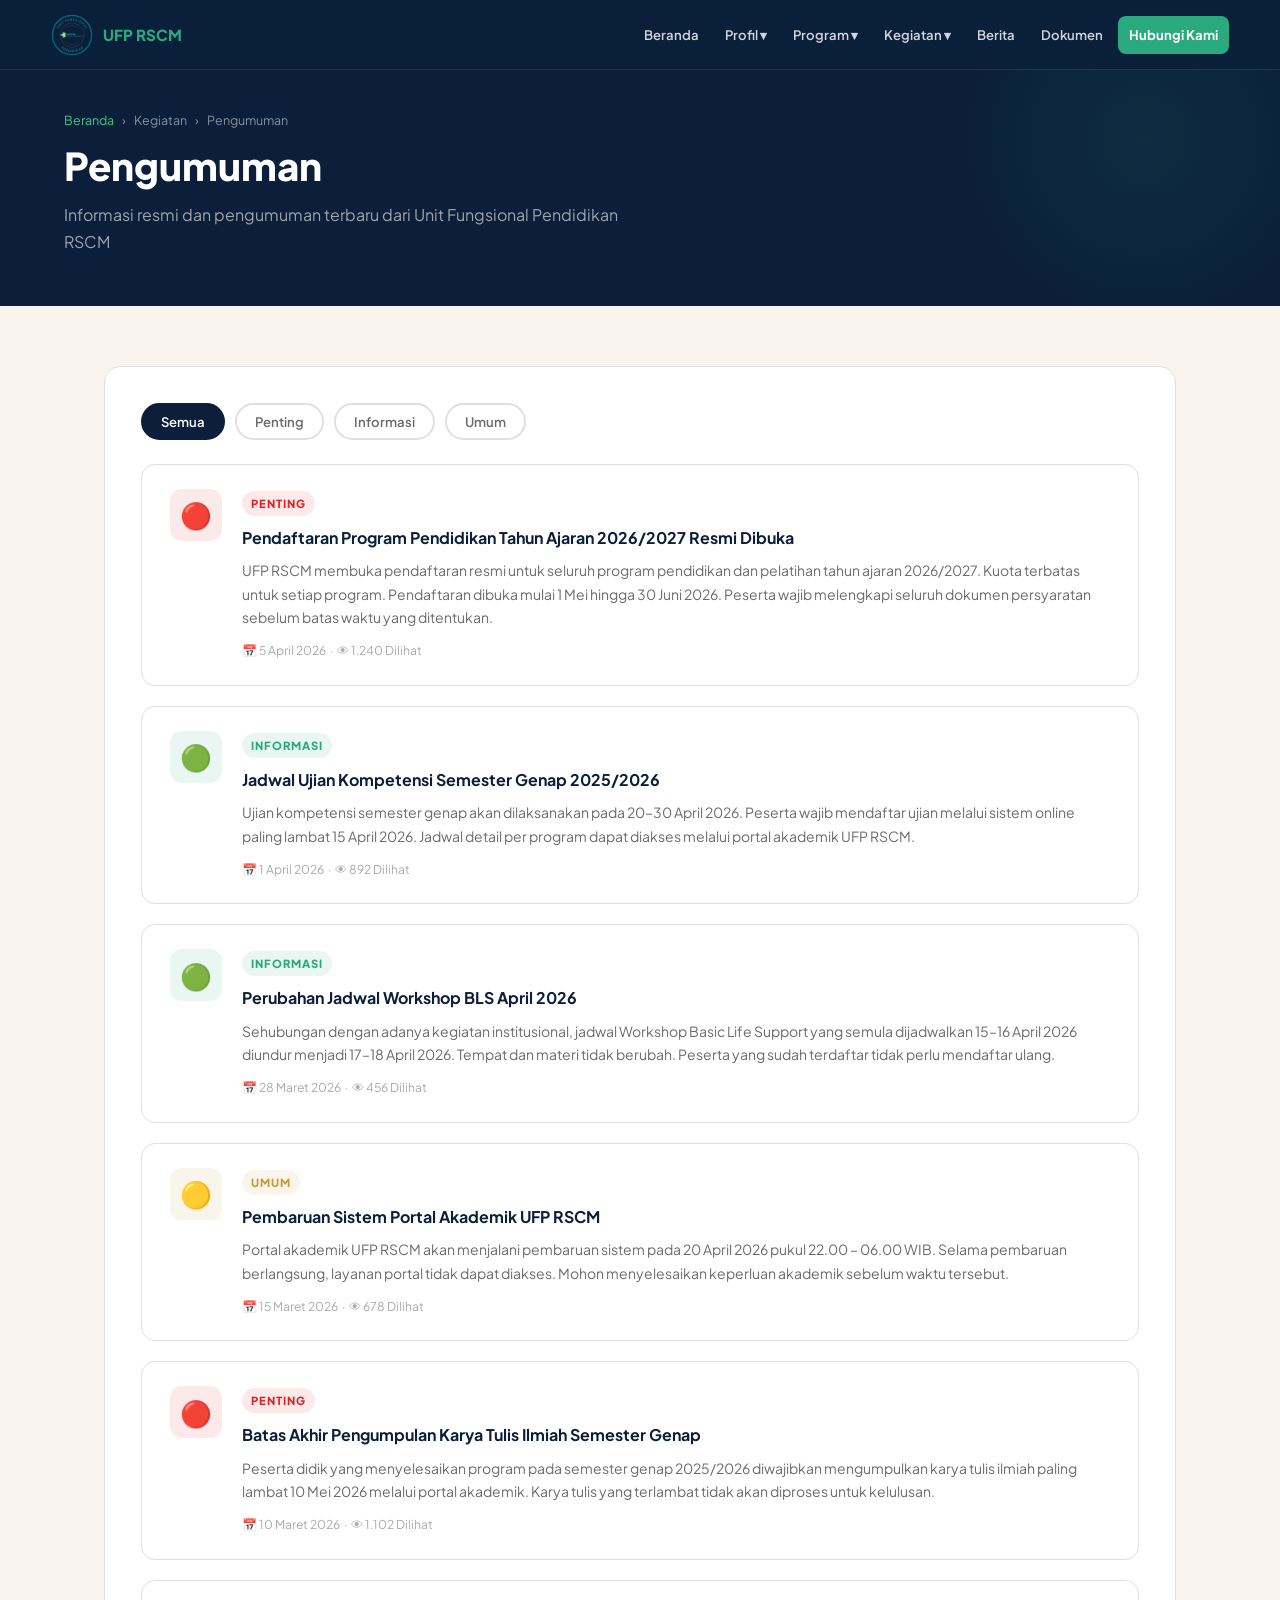
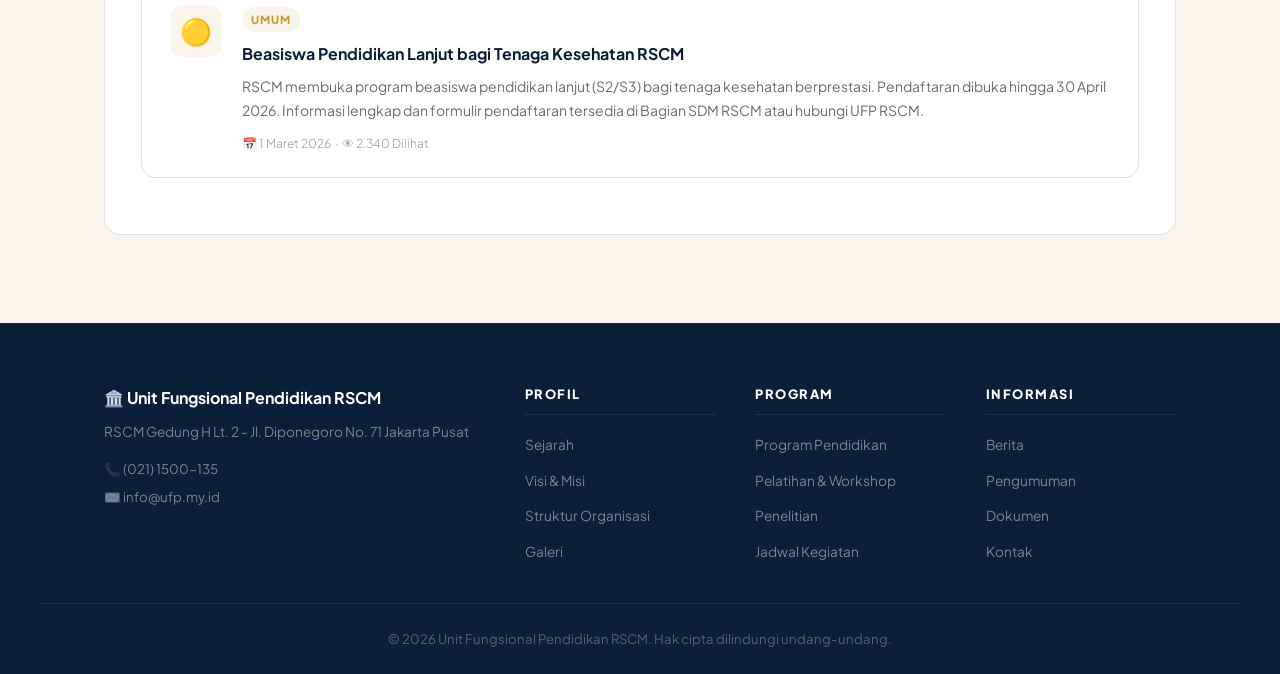
<file: pengumuman.html>
<!DOCTYPE html>
<html lang="id">
<head>
  <meta charset="UTF-8">
  <meta name="viewport" content="width=device-width, initial-scale=1.0">
  <title>Pengumuman - UFP RSCM</title>
  <link rel="stylesheet" href="style.css">
  <link href="https://fonts.googleapis.com/css2?family=Plus+Jakarta+Sans:wght@400;500;600;700;800;900&display=swap" rel="stylesheet">
  <style>
    .pengumuman-card { background: var(--white); border-radius: 14px; border: 1px solid var(--border); padding: 24px 28px; margin-bottom: 20px; display: flex; gap: 20px; align-items: flex-start; transition: box-shadow 0.25s, border-color 0.25s; }
    .pengumuman-card:hover { box-shadow: 0 8px 24px rgba(11,31,58,0.08); border-color: var(--teal); }
    .pengumuman-icon { width: 52px; height: 52px; border-radius: 12px; display: flex; align-items: center; justify-content: center; font-size: 1.6rem; flex-shrink: 0; }
    .pengumuman-icon.penting { background: rgba(220,38,38,0.1); }
    .pengumuman-icon.info { background: rgba(42,168,126,0.1); }
    .pengumuman-icon.umum { background: rgba(201,153,58,0.1); }
    .pengumuman-badge { display: inline-block; font-size: 0.7rem; font-weight: 800; letter-spacing: 1px; text-transform: uppercase; padding: 3px 9px; border-radius: 100px; margin-bottom: 8px; }
    .badge-penting { background: rgba(220,38,38,0.1); color: #DC2626; }
    .badge-info { background: rgba(42,168,126,0.1); color: var(--teal); }
    .badge-umum { background: rgba(201,153,58,0.1); color: #C9993A; }
    .pengumuman-title { font-size: 1rem; font-weight: 700; color: var(--navy); margin-bottom: 8px; }
    .pengumuman-desc { font-size: 0.875rem; color: var(--muted); line-height: 1.7; margin-bottom: 10px; }
    .pengumuman-meta { font-size: 0.76rem; color: #aaa; }
    .filter-bar { display: flex; gap: 10px; margin-bottom: 24px; flex-wrap: wrap; }
    .filter-btn { padding: 8px 18px; border-radius: 100px; border: 2px solid var(--border); background: var(--white); font-size: 0.82rem; font-weight: 600; cursor: pointer; color: var(--muted); font-family: inherit; transition: all 0.2s; }
    .filter-btn.active, .filter-btn:hover { background: var(--navy); border-color: var(--navy); color: var(--white); }
  </style>
</head>
<body>
<nav id="navbar"><div class="nav-inner"><div class="nav-brand"><img src="logo.png" alt="Logo" onerror="this.style.display='none'"><a href="index.html" style="text-decoration:none;">
  <span class="brand-text">UFP RSCM</span>
</a>
  </div><button class="hamburger" onclick="toggleMenu()">☰</button><ul class="nav-menu" id="navMenu"><li><a href="index.html">Beranda</a></li><li class="dropdown"><a href="#">Profil ▾</a><ul class="submenu"><li><a href="sejarah.html">Sejarah</a></li><li><a href="visi-misi.html">Visi &amp; Misi</a></li><li><a href="struktur.html">Struktur Organisasi</a></li><li><a href="galeri.html">Galeri</a></li></ul></li><li class="dropdown"><a href="#">Program ▾</a><ul class="submenu"><li><a href="program.html">Program Pendidikan</a></li><li><a href="pelatihan.html">Pelatihan &amp; Workshop</a></li><li><a href="penelitian.html">Penelitian</a></li></ul></li><li class="dropdown"><a href="#">Kegiatan ▾</a><ul class="submenu"><li><a href="jadwal.html">Jadwal Kegiatan</a></li><li><a href="pengumuman.html">Pengumuman</a></li></ul></li><li><a href="berita.html">Berita</a></li><li><a href="dokumen.html">Dokumen</a></li><li><a href="kontak.html" class="nav-cta">Hubungi Kami</a></li></ul></div></nav>

<div class="page-hero">
  <div class="page-hero-inner">
    <div class="breadcrumb"><a href="index.html">Beranda</a> <span>›</span> Kegiatan <span>›</span> Pengumuman</div>
    <h1>Pengumuman</h1>
    <p>Informasi resmi dan pengumuman terbaru dari Unit Fungsional Pendidikan RSCM</p>
  </div>
</div>

<div class="page-content">
  <div class="content-box">
    <div class="filter-bar">
      <button class="filter-btn active">Semua</button>
      <button class="filter-btn">Penting</button>
      <button class="filter-btn">Informasi</button>
      <button class="filter-btn">Umum</button>
    </div>

    <div class="pengumuman-card">
      <div class="pengumuman-icon penting">🔴</div>
      <div>
        <span class="pengumuman-badge badge-penting">Penting</span>
        <div class="pengumuman-title">Pendaftaran Program Pendidikan Tahun Ajaran 2026/2027 Resmi Dibuka</div>
        <div class="pengumuman-desc">UFP RSCM membuka pendaftaran resmi untuk seluruh program pendidikan dan pelatihan tahun ajaran 2026/2027. Kuota terbatas untuk setiap program. Pendaftaran dibuka mulai 1 Mei hingga 30 Juni 2026. Peserta wajib melengkapi seluruh dokumen persyaratan sebelum batas waktu yang ditentukan.</div>
        <div class="pengumuman-meta">📅 5 April 2026 &nbsp;·&nbsp; 👁 1.240 Dilihat</div>
      </div>
    </div>

    <div class="pengumuman-card">
      <div class="pengumuman-icon info">🟢</div>
      <div>
        <span class="pengumuman-badge badge-info">Informasi</span>
        <div class="pengumuman-title">Jadwal Ujian Kompetensi Semester Genap 2025/2026</div>
        <div class="pengumuman-desc">Ujian kompetensi semester genap akan dilaksanakan pada 20–30 April 2026. Peserta wajib mendaftar ujian melalui sistem online paling lambat 15 April 2026. Jadwal detail per program dapat diakses melalui portal akademik UFP RSCM.</div>
        <div class="pengumuman-meta">📅 1 April 2026 &nbsp;·&nbsp; 👁 892 Dilihat</div>
      </div>
    </div>

    <div class="pengumuman-card">
      <div class="pengumuman-icon info">🟢</div>
      <div>
        <span class="pengumuman-badge badge-info">Informasi</span>
        <div class="pengumuman-title">Perubahan Jadwal Workshop BLS April 2026</div>
        <div class="pengumuman-desc">Sehubungan dengan adanya kegiatan institusional, jadwal Workshop Basic Life Support yang semula dijadwalkan 15–16 April 2026 diundur menjadi 17–18 April 2026. Tempat dan materi tidak berubah. Peserta yang sudah terdaftar tidak perlu mendaftar ulang.</div>
        <div class="pengumuman-meta">📅 28 Maret 2026 &nbsp;·&nbsp; 👁 456 Dilihat</div>
      </div>
    </div>

    <div class="pengumuman-card">
      <div class="pengumuman-icon umum">🟡</div>
      <div>
        <span class="pengumuman-badge badge-umum">Umum</span>
        <div class="pengumuman-title">Pembaruan Sistem Portal Akademik UFP RSCM</div>
        <div class="pengumuman-desc">Portal akademik UFP RSCM akan menjalani pembaruan sistem pada 20 April 2026 pukul 22.00 – 06.00 WIB. Selama pembaruan berlangsung, layanan portal tidak dapat diakses. Mohon menyelesaikan keperluan akademik sebelum waktu tersebut.</div>
        <div class="pengumuman-meta">📅 15 Maret 2026 &nbsp;·&nbsp; 👁 678 Dilihat</div>
      </div>
    </div>

    <div class="pengumuman-card">
      <div class="pengumuman-icon penting">🔴</div>
      <div>
        <span class="pengumuman-badge badge-penting">Penting</span>
        <div class="pengumuman-title">Batas Akhir Pengumpulan Karya Tulis Ilmiah Semester Genap</div>
        <div class="pengumuman-desc">Peserta didik yang menyelesaikan program pada semester genap 2025/2026 diwajibkan mengumpulkan karya tulis ilmiah paling lambat 10 Mei 2026 melalui portal akademik. Karya tulis yang terlambat tidak akan diproses untuk kelulusan.</div>
        <div class="pengumuman-meta">📅 10 Maret 2026 &nbsp;·&nbsp; 👁 1.102 Dilihat</div>
      </div>
    </div>

    <div class="pengumuman-card">
      <div class="pengumuman-icon umum">🟡</div>
      <div>
        <span class="pengumuman-badge badge-umum">Umum</span>
        <div class="pengumuman-title">Beasiswa Pendidikan Lanjut bagi Tenaga Kesehatan RSCM</div>
        <div class="pengumuman-desc">RSCM membuka program beasiswa pendidikan lanjut (S2/S3) bagi tenaga kesehatan berprestasi. Pendaftaran dibuka hingga 30 April 2026. Informasi lengkap dan formulir pendaftaran tersedia di Bagian SDM RSCM atau hubungi UFP RSCM.</div>
        <div class="pengumuman-meta">📅 1 Maret 2026 &nbsp;·&nbsp; 👁 2.340 Dilihat</div>
      </div>
    </div>
  </div>
</div>

<footer id="footer"><div class="footer-inner"><div class="footer-brand"><h3>🏛️ Unit Fungsional Pendidikan RSCM</h3><p>RSCM Gedung H Lt. 2 - Jl. Diponegoro No. 71 Jakarta Pusat</p><div class="footer-contact"><span>📞 (021) 1500-135</span><span>✉️ info@ufp.my.id</span></div></div><div class="footer-col"><h4>Profil</h4><ul><li><a href="sejarah.html">Sejarah</a></li><li><a href="visi-misi.html">Visi &amp; Misi</a></li><li><a href="struktur.html">Struktur Organisasi</a></li><li><a href="galeri.html">Galeri</a></li></ul></div><div class="footer-col"><h4>Program</h4><ul><li><a href="program.html">Program Pendidikan</a></li><li><a href="pelatihan.html">Pelatihan &amp; Workshop</a></li><li><a href="penelitian.html">Penelitian</a></li><li><a href="jadwal.html">Jadwal Kegiatan</a></li></ul></div><div class="footer-col"><h4>Informasi</h4><ul><li><a href="berita.html">Berita</a></li><li><a href="pengumuman.html">Pengumuman</a></li><li><a href="dokumen.html">Dokumen</a></li><li><a href="kontak.html">Kontak</a></li></ul></div></div><div class="footer-bottom"><p>© 2026 Unit Fungsional Pendidikan RSCM. Hak cipta dilindungi undang-undang.</p></div></footer>
<script src="script.js"></script>
</body>
</html>
</file>
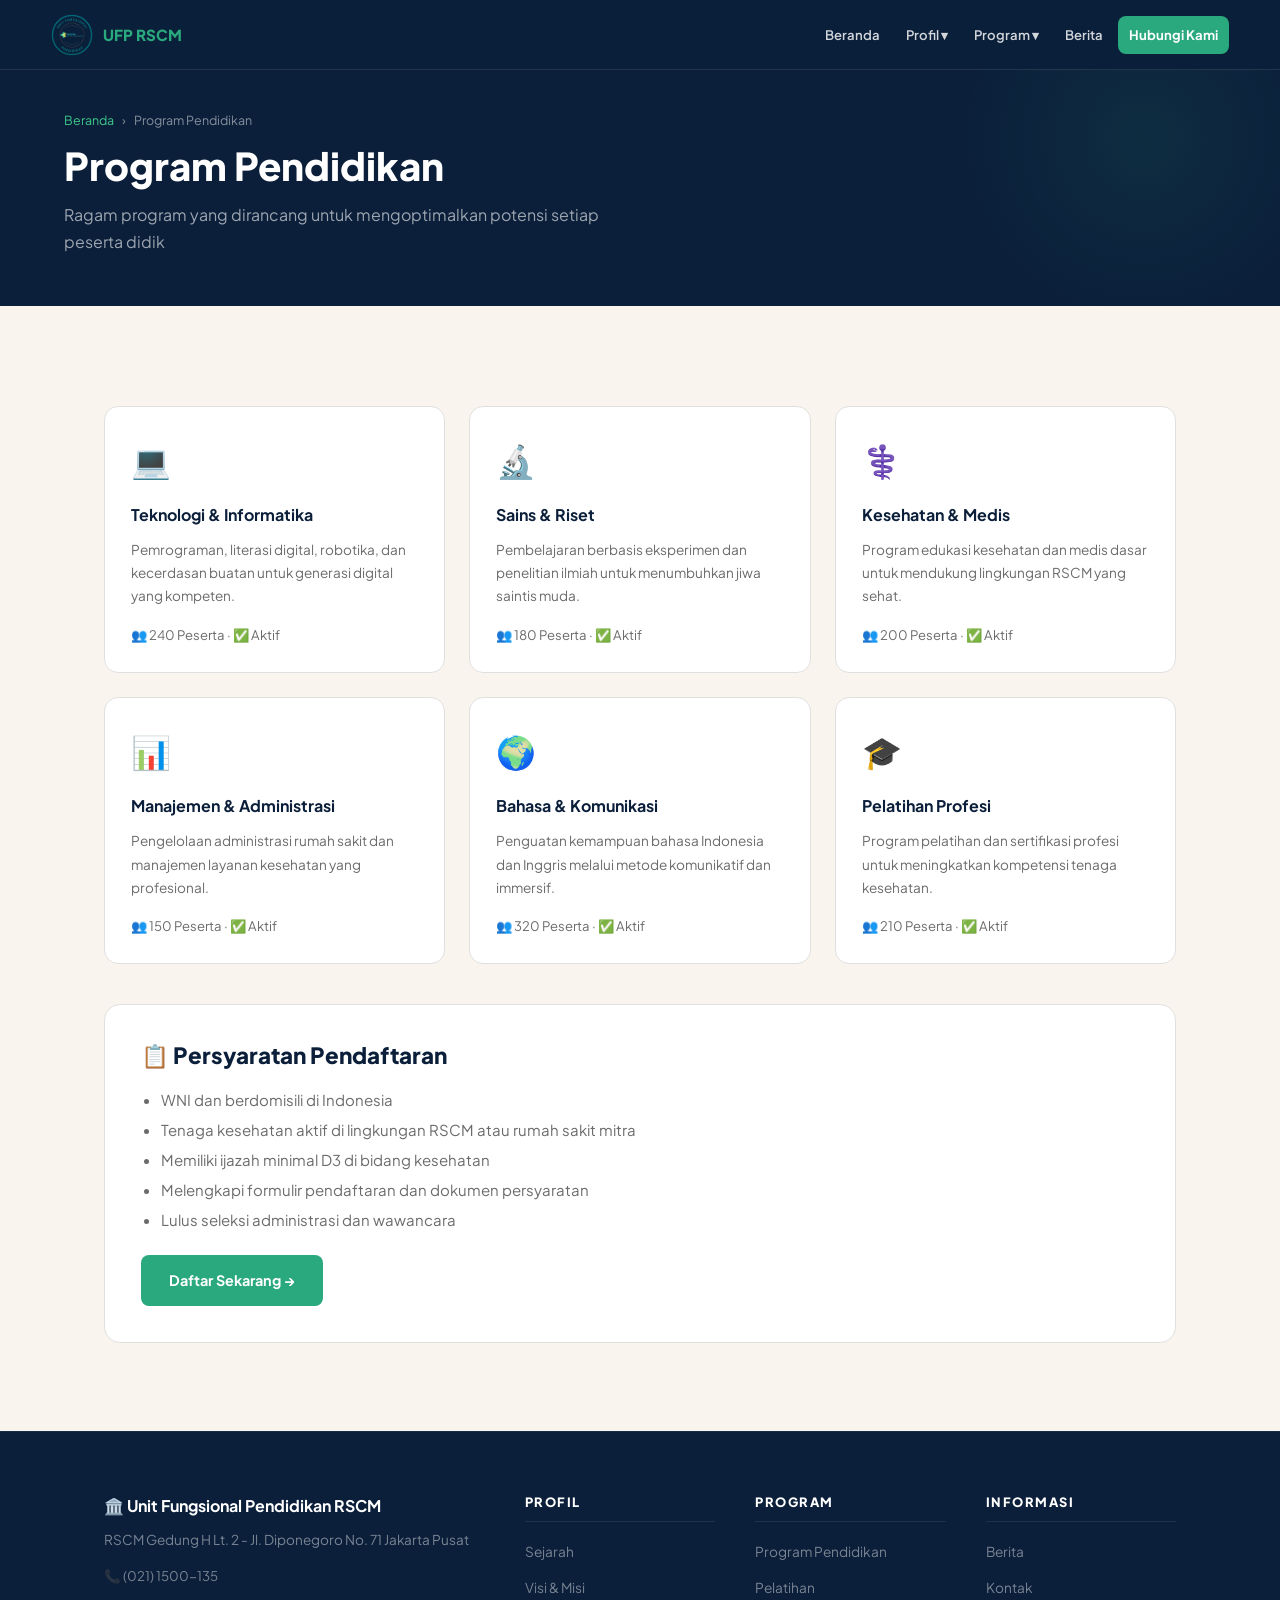
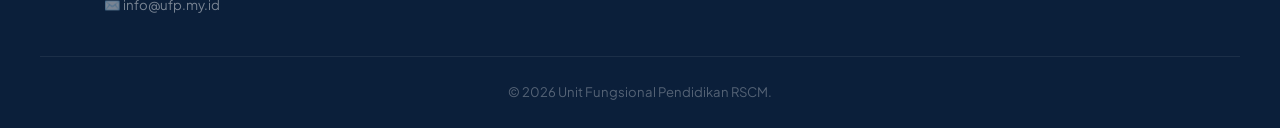
<file: program.html>
<!DOCTYPE html>
<html lang="id">
<head>
  <meta charset="UTF-8">
  <meta name="viewport" content="width=device-width, initial-scale=1.0">
  <title>Program Pendidikan - UFP RSCM</title>
  <link rel="stylesheet" href="style.css">
  <link href="https://fonts.googleapis.com/css2?family=Plus+Jakarta+Sans:wght@400;500;600;700;800;900&display=swap" rel="stylesheet">
</head>
<body>
<nav id="navbar"><div class="nav-inner"><div class="nav-brand"><img src="logo.png" alt="Logo" onerror="this.style.display='none'"><a href="index.html" style="text-decoration:none;">
  <span class="brand-text">UFP RSCM</span>
</a>
  </div><button class="hamburger" onclick="toggleMenu()">☰</button><ul class="nav-menu" id="navMenu"><li><a href="index.html">Beranda</a></li><li class="dropdown"><a href="#">Profil ▾</a><ul class="submenu"><li><a href="sejarah.html">Sejarah</a></li><li><a href="visi-misi.html">Visi & Misi</a></li><li><a href="struktur.html">Struktur Organisasi</a></li></ul></li><li class="dropdown"><a href="#">Program ▾</a><ul class="submenu"><li><a href="program.html">Program Pendidikan</a></li><li><a href="pelatihan.html">Pelatihan & Workshop</a></li><li><a href="penelitian.html">Penelitian</a></li></ul></li><li><a href="berita.html">Berita</a></li><li><a href="kontak.html" class="nav-cta">Hubungi Kami</a></li></ul></div></nav>
<div class="page-hero">
  <div class="page-hero-inner">
    <div class="breadcrumb"><a href="index.html">Beranda</a> <span>›</span> Program Pendidikan</div>
    <h1>Program Pendidikan</h1>
    <p>Ragam program yang dirancang untuk mengoptimalkan potensi setiap peserta didik</p>
  </div>
</div>
<div class="page-content">
  <div class="card-grid-3">
    <div class="program-card"><div class="prog-icon">💻</div><h3>Teknologi & Informatika</h3><p>Pemrograman, literasi digital, robotika, dan kecerdasan buatan untuk generasi digital yang kompeten.</p><div style="margin-top:12px;font-size:0.82rem;color:#6B6B6B;">👥 240 Peserta · ✅ Aktif</div></div>
    <div class="program-card"><div class="prog-icon">🔬</div><h3>Sains & Riset</h3><p>Pembelajaran berbasis eksperimen dan penelitian ilmiah untuk menumbuhkan jiwa saintis muda.</p><div style="margin-top:12px;font-size:0.82rem;color:#6B6B6B;">👥 180 Peserta · ✅ Aktif</div></div>
    <div class="program-card"><div class="prog-icon">⚕️</div><h3>Kesehatan & Medis</h3><p>Program edukasi kesehatan dan medis dasar untuk mendukung lingkungan RSCM yang sehat.</p><div style="margin-top:12px;font-size:0.82rem;color:#6B6B6B;">👥 200 Peserta · ✅ Aktif</div></div>
    <div class="program-card"><div class="prog-icon">📊</div><h3>Manajemen & Administrasi</h3><p>Pengelolaan administrasi rumah sakit dan manajemen layanan kesehatan yang profesional.</p><div style="margin-top:12px;font-size:0.82rem;color:#6B6B6B;">👥 150 Peserta · ✅ Aktif</div></div>
    <div class="program-card"><div class="prog-icon">🌍</div><h3>Bahasa & Komunikasi</h3><p>Penguatan kemampuan bahasa Indonesia dan Inggris melalui metode komunikatif dan immersif.</p><div style="margin-top:12px;font-size:0.82rem;color:#6B6B6B;">👥 320 Peserta · ✅ Aktif</div></div>
    <div class="program-card"><div class="prog-icon">🎓</div><h3>Pelatihan Profesi</h3><p>Program pelatihan dan sertifikasi profesi untuk meningkatkan kompetensi tenaga kesehatan.</p><div style="margin-top:12px;font-size:0.82rem;color:#6B6B6B;">👥 210 Peserta · ✅ Aktif</div></div>
  </div>
  <div class="content-box" style="margin-top:40px;">
    <h2>📋 Persyaratan Pendaftaran</h2>
    <ul>
      <li>WNI dan berdomisili di Indonesia</li>
      <li>Tenaga kesehatan aktif di lingkungan RSCM atau rumah sakit mitra</li>
      <li>Memiliki ijazah minimal D3 di bidang kesehatan</li>
      <li>Melengkapi formulir pendaftaran dan dokumen persyaratan</li>
      <li>Lulus seleksi administrasi dan wawancara</li>
    </ul>
    <div style="margin-top:20px;"><a href="kontak.html" class="btn-primary">Daftar Sekarang →</a></div>
  </div>
</div>
<footer id="footer"><div class="footer-inner"><div class="footer-brand"><h3>🏛️ Unit Fungsional Pendidikan RSCM</h3><p>RSCM Gedung H Lt. 2 - Jl. Diponegoro No. 71 Jakarta Pusat</p><div class="footer-contact"><span>📞 (021) 1500-135</span><span>✉️ info@ufp.my.id</span></div></div><div class="footer-col"><h4>Profil</h4><ul><li><a href="sejarah.html">Sejarah</a></li><li><a href="visi-misi.html">Visi & Misi</a></li></ul></div><div class="footer-col"><h4>Program</h4><ul><li><a href="program.html">Program Pendidikan</a></li><li><a href="pelatihan.html">Pelatihan</a></li></ul></div><div class="footer-col"><h4>Informasi</h4><ul><li><a href="berita.html">Berita</a></li><li><a href="kontak.html">Kontak</a></li></ul></div></div><div class="footer-bottom"><p>© 2026 Unit Fungsional Pendidikan RSCM.</p></div></footer>
<script src="script.js"></script>
</body>
</html>
</file>
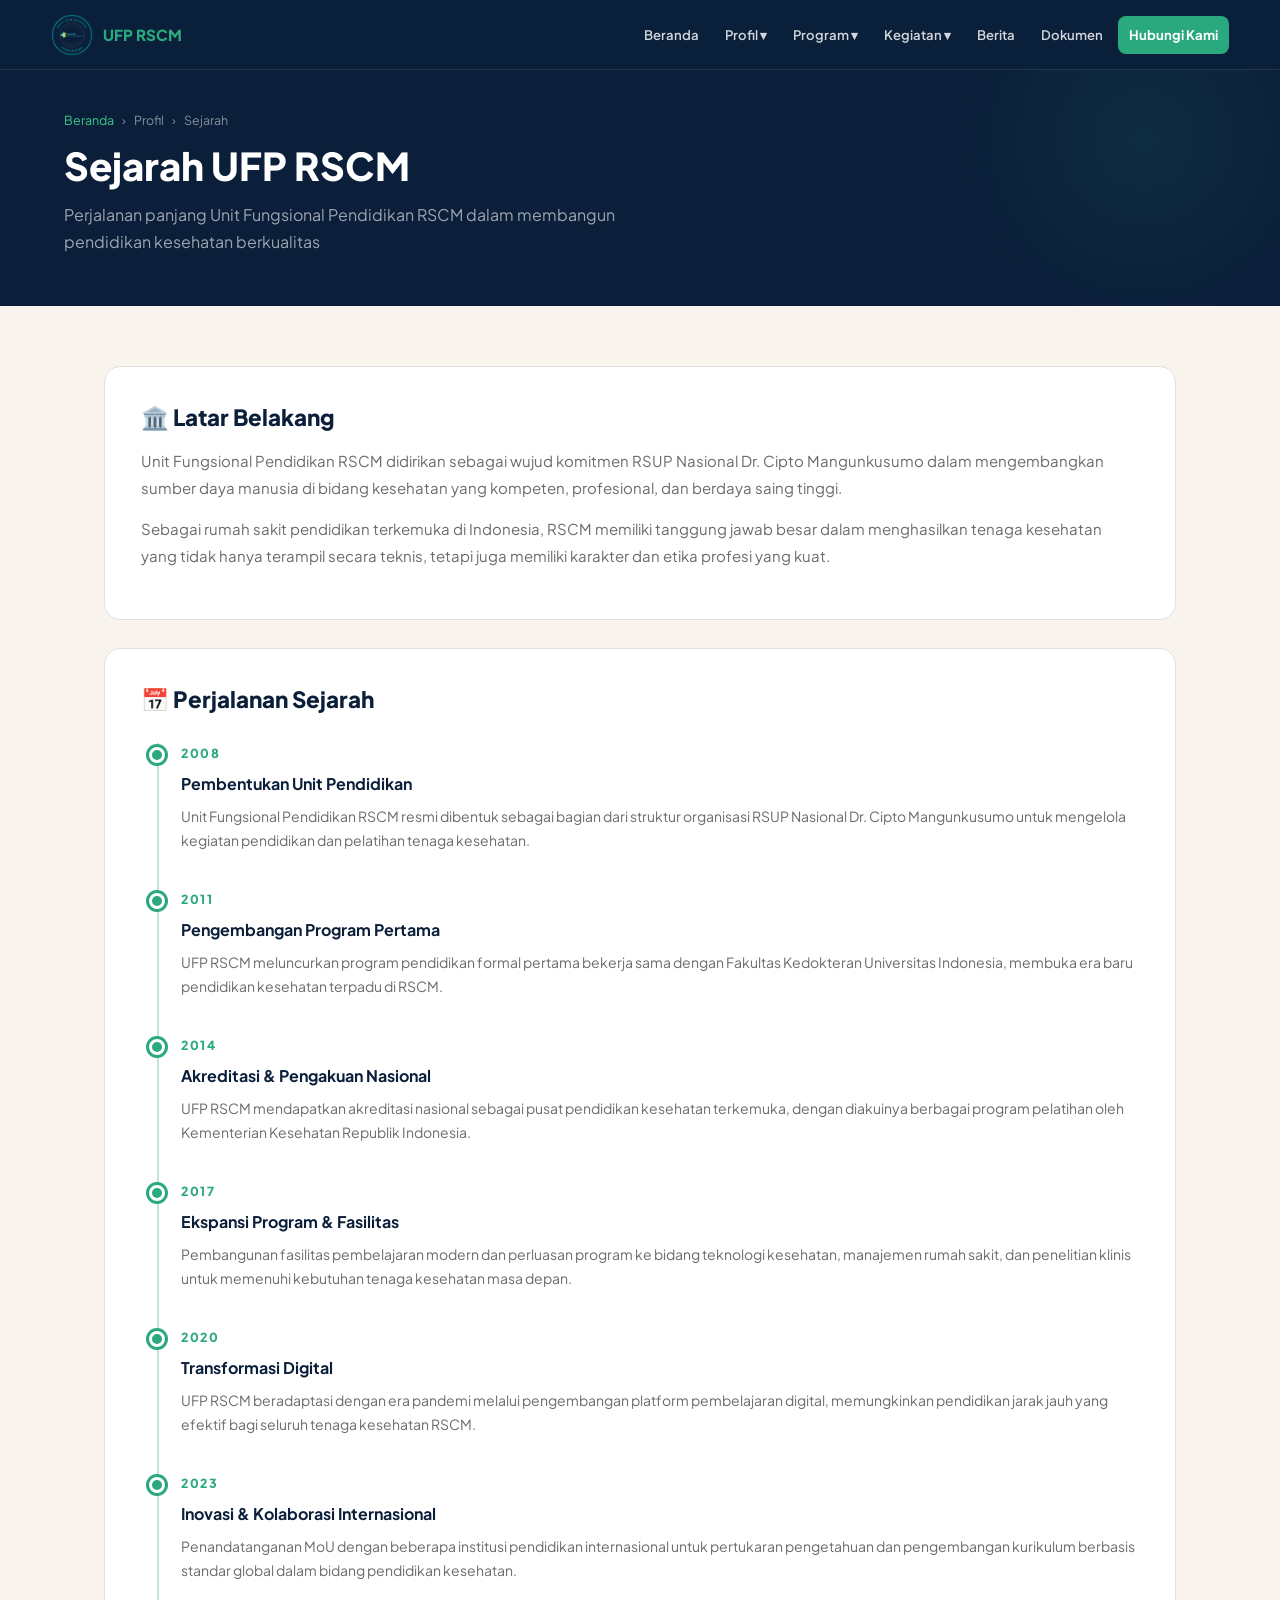
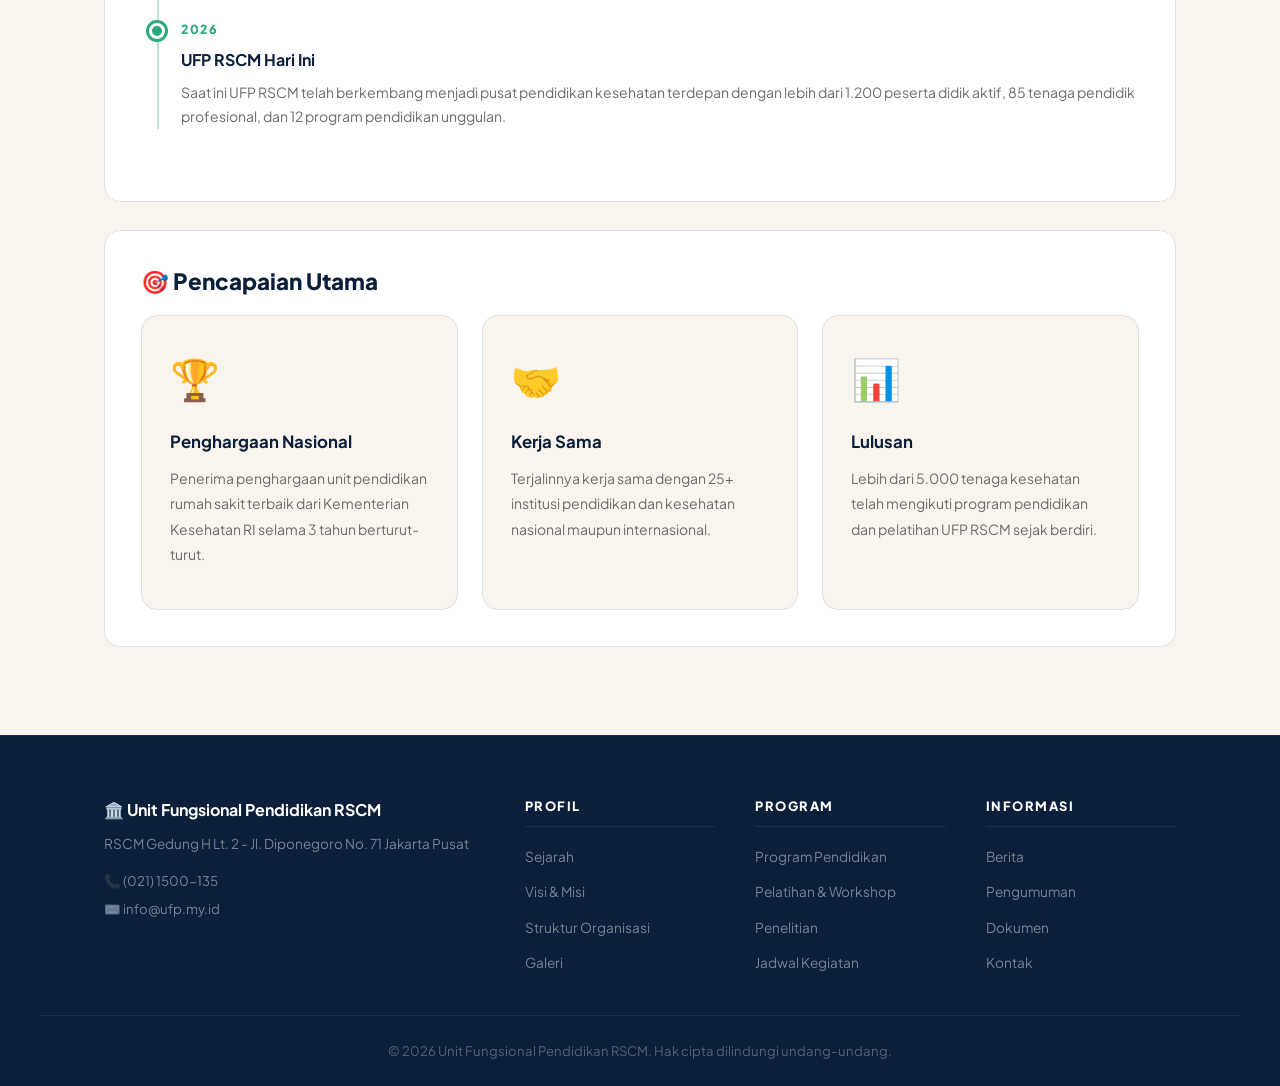
<file: sejarah.html>
<!DOCTYPE html>
<html lang="id">
<head>
  <meta charset="UTF-8">
  <meta name="viewport" content="width=device-width, initial-scale=1.0">
  <title>Sejarah - UFP RSCM</title>
  <link rel="stylesheet" href="style.css">
  <link href="https://fonts.googleapis.com/css2?family=Plus+Jakarta+Sans:wght@400;500;600;700;800;900&display=swap" rel="stylesheet">
  <style>
    .timeline { position: relative; padding-left: 40px; margin-top: 30px; }
    .timeline::before { content: ''; position: absolute; left: 16px; top: 0; bottom: 0; width: 2px; background: var(--teal); opacity: 0.3; }
    .timeline-item { position: relative; margin-bottom: 36px; }
    .timeline-dot { position: absolute; left: -32px; top: 4px; width: 16px; height: 16px; border-radius: 50%; background: var(--teal); border: 3px solid var(--white); box-shadow: 0 0 0 3px var(--teal); }
    .timeline-year { font-size: 0.78rem; font-weight: 800; color: var(--teal); letter-spacing: 1.5px; text-transform: uppercase; margin-bottom: 6px; }
    .timeline-title { font-size: 1rem; font-weight: 700; color: var(--navy); margin-bottom: 8px; }
    .timeline-desc { font-size: 0.875rem; color: var(--muted); line-height: 1.7; }
  </style>
</head>
<body>
<nav id="navbar"><div class="nav-inner"><div class="nav-brand"><img src="logo.png" alt="Logo" onerror="this.style.display='none'"><a href="index.html" style="text-decoration:none;">
  <span class="brand-text">UFP RSCM</span>
</a>
  </div><button class="hamburger" onclick="toggleMenu()">☰</button><ul class="nav-menu" id="navMenu"><li><a href="index.html">Beranda</a></li><li class="dropdown"><a href="#">Profil ▾</a><ul class="submenu"><li><a href="sejarah.html">Sejarah</a></li><li><a href="visi-misi.html">Visi &amp; Misi</a></li><li><a href="struktur.html">Struktur Organisasi</a></li><li><a href="galeri.html">Galeri</a></li></ul></li><li class="dropdown"><a href="#">Program ▾</a><ul class="submenu"><li><a href="program.html">Program Pendidikan</a></li><li><a href="pelatihan.html">Pelatihan &amp; Workshop</a></li><li><a href="penelitian.html">Penelitian</a></li></ul></li><li class="dropdown"><a href="#">Kegiatan ▾</a><ul class="submenu"><li><a href="jadwal.html">Jadwal Kegiatan</a></li><li><a href="pengumuman.html">Pengumuman</a></li></ul></li><li><a href="berita.html">Berita</a></li><li><a href="dokumen.html">Dokumen</a></li><li><a href="kontak.html" class="nav-cta">Hubungi Kami</a></li></ul></div></nav>

<div class="page-hero">
  <div class="page-hero-inner">
    <div class="breadcrumb"><a href="index.html">Beranda</a> <span>›</span> Profil <span>›</span> Sejarah</div>
    <h1>Sejarah UFP RSCM</h1>
    <p>Perjalanan panjang Unit Fungsional Pendidikan RSCM dalam membangun pendidikan kesehatan berkualitas</p>
  </div>
</div>

<div class="page-content">
  <div class="content-box">
    <h2>🏛️ Latar Belakang</h2>
    <p>Unit Fungsional Pendidikan RSCM didirikan sebagai wujud komitmen RSUP Nasional Dr. Cipto Mangunkusumo dalam mengembangkan sumber daya manusia di bidang kesehatan yang kompeten, profesional, dan berdaya saing tinggi.</p>
    <p>Sebagai rumah sakit pendidikan terkemuka di Indonesia, RSCM memiliki tanggung jawab besar dalam menghasilkan tenaga kesehatan yang tidak hanya terampil secara teknis, tetapi juga memiliki karakter dan etika profesi yang kuat.</p>
  </div>

  <div class="content-box">
    <h2>📅 Perjalanan Sejarah</h2>
    <div class="timeline">
      <div class="timeline-item">
        <div class="timeline-dot"></div>
        <div class="timeline-year">2008</div>
        <div class="timeline-title">Pembentukan Unit Pendidikan</div>
        <div class="timeline-desc">Unit Fungsional Pendidikan RSCM resmi dibentuk sebagai bagian dari struktur organisasi RSUP Nasional Dr. Cipto Mangunkusumo untuk mengelola kegiatan pendidikan dan pelatihan tenaga kesehatan.</div>
      </div>
      <div class="timeline-item">
        <div class="timeline-dot"></div>
        <div class="timeline-year">2011</div>
        <div class="timeline-title">Pengembangan Program Pertama</div>
        <div class="timeline-desc">UFP RSCM meluncurkan program pendidikan formal pertama bekerja sama dengan Fakultas Kedokteran Universitas Indonesia, membuka era baru pendidikan kesehatan terpadu di RSCM.</div>
      </div>
      <div class="timeline-item">
        <div class="timeline-dot"></div>
        <div class="timeline-year">2014</div>
        <div class="timeline-title">Akreditasi & Pengakuan Nasional</div>
        <div class="timeline-desc">UFP RSCM mendapatkan akreditasi nasional sebagai pusat pendidikan kesehatan terkemuka, dengan diakuinya berbagai program pelatihan oleh Kementerian Kesehatan Republik Indonesia.</div>
      </div>
      <div class="timeline-item">
        <div class="timeline-dot"></div>
        <div class="timeline-year">2017</div>
        <div class="timeline-title">Ekspansi Program & Fasilitas</div>
        <div class="timeline-desc">Pembangunan fasilitas pembelajaran modern dan perluasan program ke bidang teknologi kesehatan, manajemen rumah sakit, dan penelitian klinis untuk memenuhi kebutuhan tenaga kesehatan masa depan.</div>
      </div>
      <div class="timeline-item">
        <div class="timeline-dot"></div>
        <div class="timeline-year">2020</div>
        <div class="timeline-title">Transformasi Digital</div>
        <div class="timeline-desc">UFP RSCM beradaptasi dengan era pandemi melalui pengembangan platform pembelajaran digital, memungkinkan pendidikan jarak jauh yang efektif bagi seluruh tenaga kesehatan RSCM.</div>
      </div>
      <div class="timeline-item">
        <div class="timeline-dot"></div>
        <div class="timeline-year">2023</div>
        <div class="timeline-title">Inovasi & Kolaborasi Internasional</div>
        <div class="timeline-desc">Penandatanganan MoU dengan beberapa institusi pendidikan internasional untuk pertukaran pengetahuan dan pengembangan kurikulum berbasis standar global dalam bidang pendidikan kesehatan.</div>
      </div>
      <div class="timeline-item">
        <div class="timeline-dot"></div>
        <div class="timeline-year">2026</div>
        <div class="timeline-title">UFP RSCM Hari Ini</div>
        <div class="timeline-desc">Saat ini UFP RSCM telah berkembang menjadi pusat pendidikan kesehatan terdepan dengan lebih dari 1.200 peserta didik aktif, 85 tenaga pendidik profesional, dan 12 program pendidikan unggulan.</div>
      </div>
    </div>
  </div>

  <div class="content-box">
    <h2>🎯 Pencapaian Utama</h2>
    <div class="card-grid-3" style="margin-top:20px;">
      <div class="card-item">
        <div class="card-img">🏆</div>
        <h3>Penghargaan Nasional</h3>
        <p>Penerima penghargaan unit pendidikan rumah sakit terbaik dari Kementerian Kesehatan RI selama 3 tahun berturut-turut.</p>
      </div>
      <div class="card-item">
        <div class="card-img">🤝</div>
        <h3>Kerja Sama</h3>
        <p>Terjalinnya kerja sama dengan 25+ institusi pendidikan dan kesehatan nasional maupun internasional.</p>
      </div>
      <div class="card-item">
        <div class="card-img">📊</div>
        <h3>Lulusan</h3>
        <p>Lebih dari 5.000 tenaga kesehatan telah mengikuti program pendidikan dan pelatihan UFP RSCM sejak berdiri.</p>
      </div>
    </div>
  </div>
</div>

<footer id="footer"><div class="footer-inner"><div class="footer-brand"><h3>🏛️ Unit Fungsional Pendidikan RSCM</h3><p>RSCM Gedung H Lt. 2 - Jl. Diponegoro No. 71 Jakarta Pusat</p><div class="footer-contact"><span>📞 (021) 1500-135</span><span>✉️ info@ufp.my.id</span></div></div><div class="footer-col"><h4>Profil</h4><ul><li><a href="sejarah.html">Sejarah</a></li><li><a href="visi-misi.html">Visi &amp; Misi</a></li><li><a href="struktur.html">Struktur Organisasi</a></li><li><a href="galeri.html">Galeri</a></li></ul></div><div class="footer-col"><h4>Program</h4><ul><li><a href="program.html">Program Pendidikan</a></li><li><a href="pelatihan.html">Pelatihan &amp; Workshop</a></li><li><a href="penelitian.html">Penelitian</a></li><li><a href="jadwal.html">Jadwal Kegiatan</a></li></ul></div><div class="footer-col"><h4>Informasi</h4><ul><li><a href="berita.html">Berita</a></li><li><a href="pengumuman.html">Pengumuman</a></li><li><a href="dokumen.html">Dokumen</a></li><li><a href="kontak.html">Kontak</a></li></ul></div></div><div class="footer-bottom"><p>© 2026 Unit Fungsional Pendidikan RSCM. Hak cipta dilindungi undang-undang.</p></div></footer>
<script src="script.js"></script>
</body>
</html>
</file>
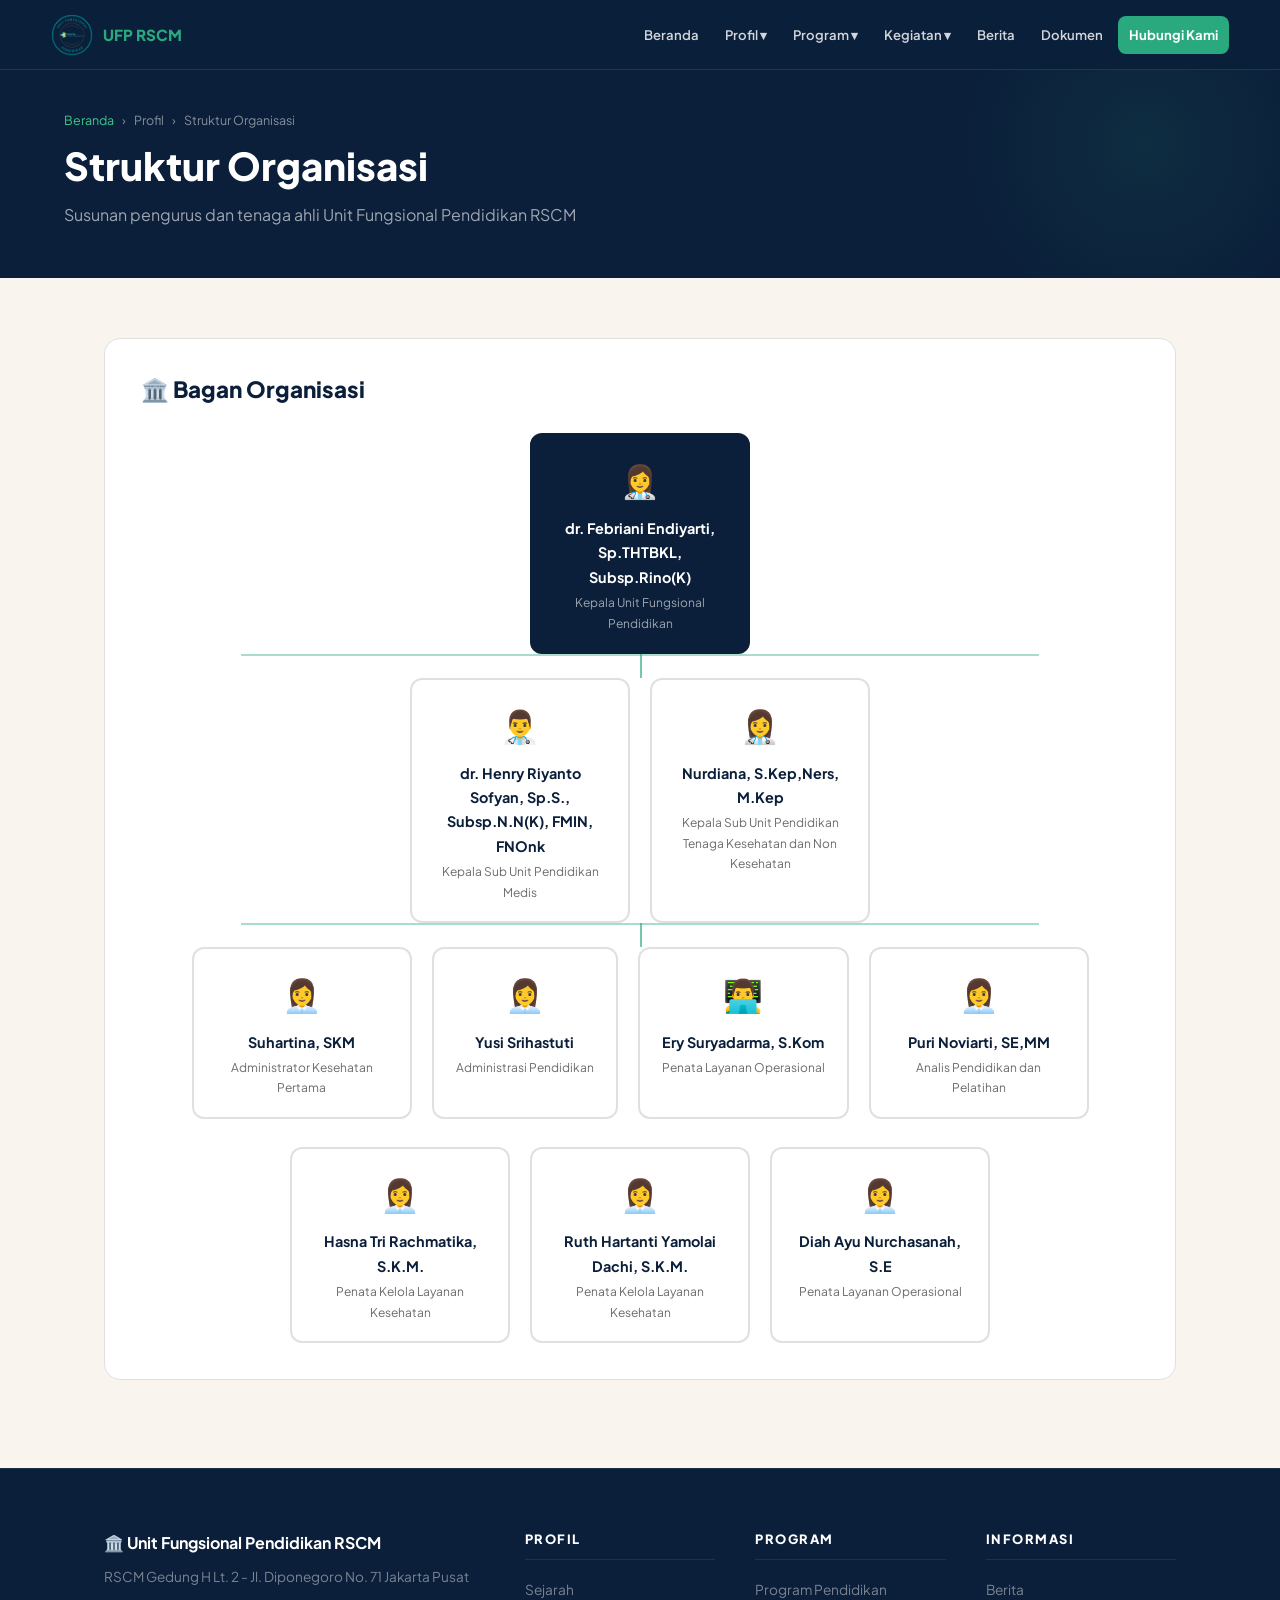
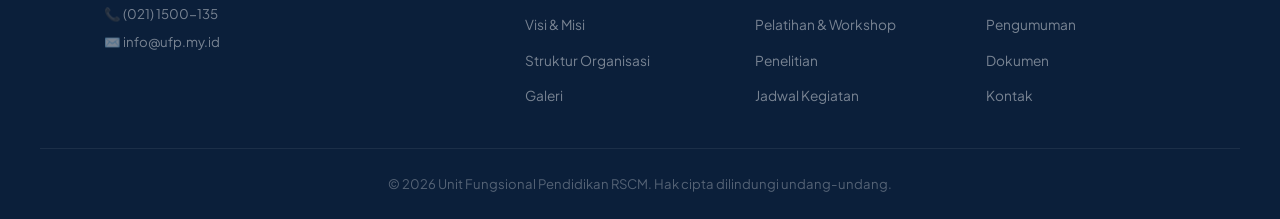
<file: struktur.html>
<!DOCTYPE html>
<html lang="id">
<head>
  <meta charset="UTF-8">
  <meta name="viewport" content="width=device-width, initial-scale=1.0">
  <title>Struktur Organisasi - UFP RSCM</title>
  <link rel="stylesheet" href="style.css">
  <link href="https://fonts.googleapis.com/css2?family=Plus+Jakarta+Sans:wght@400;500;600;700;800;900&display=swap" rel="stylesheet">
  <style>
    .org-chart { display: flex; flex-direction: column; align-items: center; gap: 0; margin-top: 30px; }
    .org-level { display: flex; gap: 20px; justify-content: center; position: relative; }
    .org-level::before { content: ''; position: absolute; top: -24px; left: 50%; width: 2px; height: 24px; background: var(--teal); opacity: 0.4; }
    .org-level:first-child::before { display: none; }
    .org-level.no-connector::before { display: none; }
    .org-connector { width: 100%; height: 24px; position: relative; display: flex; justify-content: center; }
    .org-connector::before { content: ''; position: absolute; top: 0; left: 50%; width: 2px; height: 100%; background: var(--teal); opacity: 0.4; }
    .org-connector-h { position: absolute; top: 0; left: 10%; right: 10%; height: 2px; background: var(--teal); opacity: 0.4; }
    .org-box { background: var(--white); border: 2px solid var(--border); border-radius: 12px; padding: 18px 22px; text-align: center; min-width: 180px; max-width: 220px; transition: border-color 0.2s, box-shadow 0.2s; }
    .org-box:hover { border-color: var(--teal); box-shadow: 0 6px 20px rgba(42,168,126,0.15); }
    .org-box.top { background: var(--navy); border-color: var(--navy); }
    .org-box.top .org-name { color: var(--white); }
    .org-box.top .org-role { color: rgba(255,255,255,0.6); }
    .org-avatar { font-size: 2rem; margin-bottom: 8px; }
    .org-name { font-size: 0.9rem; font-weight: 700; color: var(--navy); margin-bottom: 4px; }
    .org-role { font-size: 0.75rem; color: var(--muted); }
    .staff-grid { display: grid; grid-template-columns: repeat(4, 1fr); gap: 16px; margin-top: 30px; }
    .staff-card { background: var(--white); border-radius: 12px; padding: 20px; text-align: center; border: 1px solid var(--border); transition: transform 0.2s, box-shadow 0.2s; }
    .staff-card:hover { transform: translateY(-3px); box-shadow: 0 8px 24px rgba(11,31,58,0.08); }
    .staff-avatar { font-size: 2.5rem; margin-bottom: 10px; }
    .staff-name { font-size: 0.88rem; font-weight: 700; color: var(--navy); margin-bottom: 4px; }
    .staff-role { font-size: 0.75rem; color: var(--teal); font-weight: 600; }
    .staff-div { font-size: 0.72rem; color: var(--muted); margin-top: 2px; }
    @media(max-width:768px) { .staff-grid { grid-template-columns: 1fr 1fr; } .org-level { flex-wrap: wrap; } .org-box { min-width: 140px; } }
  </style>
</head>
<body>
<nav id="navbar"><div class="nav-inner"><div class="nav-brand"><img src="logo.png" alt="Logo" onerror="this.style.display='none'"><a href="index.html" style="text-decoration:none;">
  <span class="brand-text">UFP RSCM</span>
</a>
  </div><button class="hamburger" onclick="toggleMenu()">☰</button><ul class="nav-menu" id="navMenu"><li><a href="index.html">Beranda</a></li><li class="dropdown"><a href="#">Profil ▾</a><ul class="submenu"><li><a href="sejarah.html">Sejarah</a></li><li><a href="visi-misi.html">Visi &amp; Misi</a></li><li><a href="struktur.html">Struktur Organisasi</a></li><li><a href="galeri.html">Galeri</a></li></ul></li><li class="dropdown"><a href="#">Program ▾</a><ul class="submenu"><li><a href="program.html">Program Pendidikan</a></li><li><a href="pelatihan.html">Pelatihan &amp; Workshop</a></li><li><a href="penelitian.html">Penelitian</a></li></ul></li><li class="dropdown"><a href="#">Kegiatan ▾</a><ul class="submenu"><li><a href="jadwal.html">Jadwal Kegiatan</a></li><li><a href="pengumuman.html">Pengumuman</a></li></ul></li><li><a href="berita.html">Berita</a></li><li><a href="dokumen.html">Dokumen</a></li><li><a href="kontak.html" class="nav-cta">Hubungi Kami</a></li></ul></div></nav>

<div class="page-hero">
  <div class="page-hero-inner">
    <div class="breadcrumb"><a href="index.html">Beranda</a> <span>›</span> Profil <span>›</span> Struktur Organisasi</div>
    <h1>Struktur Organisasi</h1>
    <p>Susunan pengurus dan tenaga ahli Unit Fungsional Pendidikan RSCM</p>
  </div>
</div>

<div class="page-content">
  <div class="content-box">
    <h2>🏛️ Bagan Organisasi</h2>

    <div class="org-chart">

      <!-- BARIS 1: Kepala Unit -->
      <div class="org-level">
        <div class="org-box top">
          <div class="org-avatar">👩‍⚕️</div>
          <div class="org-name">dr. Febriani Endiyarti, Sp.THTBKL, Subsp.Rino(K)</div>
          <div class="org-role">Kepala Unit Fungsional Pendidikan</div>
        </div>
      </div>

      <div class="org-connector"><div class="org-connector-h"></div></div>

      <!-- BARIS 2: Kepala Sub Unit (putih, tanpa warna hijau) -->
      <div class="org-level">
        <div class="org-box">
          <div class="org-avatar">👨‍⚕️</div>
          <div class="org-name">dr. Henry Riyanto Sofyan, Sp.S., Subsp.N.N(K), FMIN, FNOnk</div>
          <div class="org-role">Kepala Sub Unit Pendidikan Medis</div>
        </div>
        <div class="org-box">
          <div class="org-avatar">👩‍⚕️</div>
          <div class="org-name">Nurdiana, S.Kep,Ners, M.Kep</div>
          <div class="org-role">Kepala Sub Unit Pendidikan Tenaga Kesehatan dan Non Kesehatan</div>
        </div>
      </div>

      <div class="org-connector"><div class="org-connector-h"></div></div>

      <!-- BARIS 3: Staf (4 orang) -->
      <div class="org-level">
        <div class="org-box">
          <div class="org-avatar">👩‍💼</div>
          <div class="org-name">Suhartina, SKM</div>
          <div class="org-role">Administrator Kesehatan Pertama</div>
        </div>
        <div class="org-box">
          <div class="org-avatar">👩‍💼</div>
          <div class="org-name">Yusi Srihastuti</div>
          <div class="org-role">Administrasi Pendidikan</div>
        </div>
        <div class="org-box">
          <div class="org-avatar">👨‍💻</div>
          <div class="org-name">Ery Suryadarma, S.Kom</div>
          <div class="org-role">Penata Layanan Operasional</div>
        </div>
        <div class="org-box">
          <div class="org-avatar">👩‍💼</div>
          <div class="org-name">Puri Noviarti, SE,MM</div>
          <div class="org-role">Analis Pendidikan dan Pelatihan</div>
        </div>
      </div>

      <!-- BARIS 4: Hasna, Ruth, Diah Ayu — tanpa connector -->
      <div class="org-level no-connector" style="margin-top: 28px;">
        <div class="org-box">
          <div class="org-avatar">👩‍💼</div>
          <div class="org-name">Hasna Tri Rachmatika, S.K.M.</div>
          <div class="org-role">Penata Kelola Layanan Kesehatan</div>
        </div>
        <div class="org-box">
          <div class="org-avatar">👩‍💼</div>
          <div class="org-name">Ruth Hartanti Yamolai Dachi, S.K.M.</div>
          <div class="org-role">Penata Kelola Layanan Kesehatan</div>
        </div>
        <div class="org-box">
          <div class="org-avatar">👩‍💼</div>
          <div class="org-name">Diah Ayu Nurchasanah, S.E</div>
          <div class="org-role">Penata Layanan Operasional</div>
        </div>
      </div>

    </div>
  </div>

</div>

<footer id="footer"><div class="footer-inner"><div class="footer-brand"><h3>🏛️ Unit Fungsional Pendidikan RSCM</h3><p>RSCM Gedung H Lt. 2 - Jl. Diponegoro No. 71 Jakarta Pusat</p><div class="footer-contact"><span>📞 (021) 1500-135</span><span>✉️ info@ufp.my.id</span></div></div><div class="footer-col"><h4>Profil</h4><ul><li><a href="sejarah.html">Sejarah</a></li><li><a href="visi-misi.html">Visi &amp; Misi</a></li><li><a href="struktur.html">Struktur Organisasi</a></li><li><a href="galeri.html">Galeri</a></li></ul></div><div class="footer-col"><h4>Program</h4><ul><li><a href="program.html">Program Pendidikan</a></li><li><a href="pelatihan.html">Pelatihan &amp; Workshop</a></li><li><a href="penelitian.html">Penelitian</a></li><li><a href="jadwal.html">Jadwal Kegiatan</a></li></ul></div><div class="footer-col"><h4>Informasi</h4><ul><li><a href="berita.html">Berita</a></li><li><a href="pengumuman.html">Pengumuman</a></li><li><a href="dokumen.html">Dokumen</a></li><li><a href="kontak.html">Kontak</a></li></ul></div></div><div class="footer-bottom"><p>© 2026 Unit Fungsional Pendidikan RSCM. Hak cipta dilindungi undang-undang.</p></div></footer>
<script src="script.js"></script>
</body>
</html>
</file>
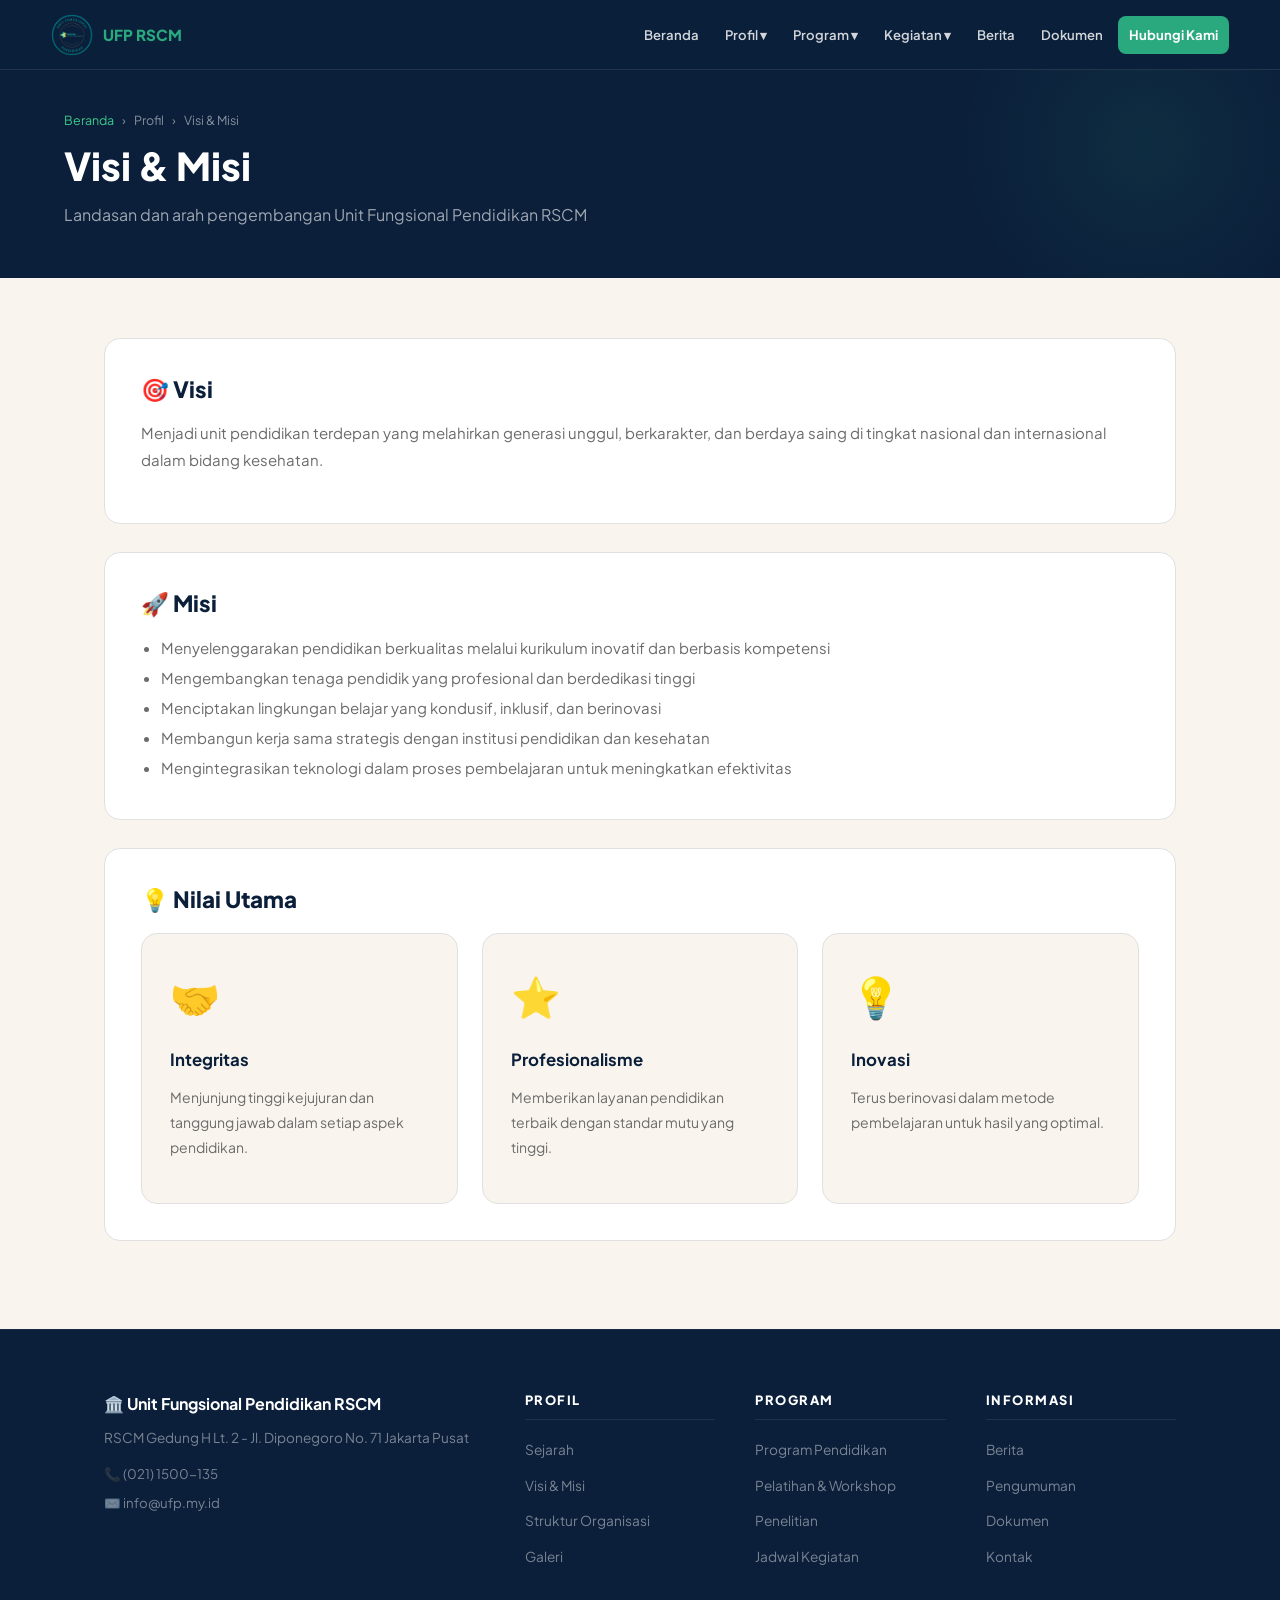
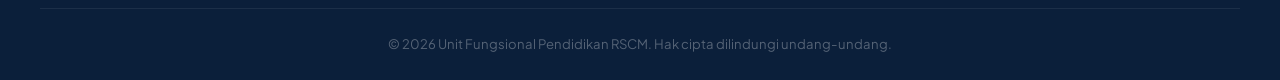
<file: visi-misi.html>
<!DOCTYPE html>
<html lang="id">
<head>
  <meta charset="UTF-8">
  <meta name="viewport" content="width=device-width, initial-scale=1.0">
  <title>Visi & Misi - UFP RSCM</title>
  <link rel="stylesheet" href="style.css">
  <link href="https://fonts.googleapis.com/css2?family=Plus+Jakarta+Sans:wght@400;500;600;700;800;900&display=swap" rel="stylesheet">
</head>
<body>
<nav id="navbar"><div class="nav-inner"><div class="nav-brand"><img src="logo.png" alt="Logo" onerror="this.style.display='none'"><a href="index.html" style="text-decoration:none;">
  <span class="brand-text">UFP RSCM</span>
</a>
  </div><button class="hamburger" onclick="toggleMenu()">☰</button><ul class="nav-menu" id="navMenu"><li><a href="index.html">Beranda</a></li><li class="dropdown"><a href="#">Profil ▾</a><ul class="submenu"><li><a href="sejarah.html">Sejarah</a></li><li><a href="visi-misi.html">Visi & Misi</a></li><li><a href="struktur.html">Struktur Organisasi</a></li><li><a href="galeri.html">Galeri</a></li></ul></li><li class="dropdown"><a href="#">Program ▾</a><ul class="submenu"><li><a href="program.html">Program Pendidikan</a></li><li><a href="pelatihan.html">Pelatihan & Workshop</a></li><li><a href="penelitian.html">Penelitian</a></li></ul></li><li class="dropdown"><a href="#">Kegiatan ▾</a><ul class="submenu"><li><a href="jadwal.html">Jadwal Kegiatan</a></li><li><a href="pengumuman.html">Pengumuman</a></li></ul></li><li><a href="berita.html">Berita</a></li><li><a href="dokumen.html">Dokumen</a></li><li><a href="kontak.html" class="nav-cta">Hubungi Kami</a></li></ul></div></nav>
<div class="page-hero">
  <div class="page-hero-inner">
    <div class="breadcrumb"><a href="index.html">Beranda</a> <span>›</span> Profil <span>›</span> Visi & Misi</div>
    <h1>Visi &amp; Misi</h1>
    <p>Landasan dan arah pengembangan Unit Fungsional Pendidikan RSCM</p>
  </div>
</div>
<div class="page-content">
  <div class="content-box">
    <h2>🎯 Visi</h2>
    <p>Menjadi unit pendidikan terdepan yang melahirkan generasi unggul, berkarakter, dan berdaya saing di tingkat nasional dan internasional dalam bidang kesehatan.</p>
  </div>
  <div class="content-box">
    <h2>🚀 Misi</h2>
    <ul>
      <li>Menyelenggarakan pendidikan berkualitas melalui kurikulum inovatif dan berbasis kompetensi</li>
      <li>Mengembangkan tenaga pendidik yang profesional dan berdedikasi tinggi</li>
      <li>Menciptakan lingkungan belajar yang kondusif, inklusif, dan berinovasi</li>
      <li>Membangun kerja sama strategis dengan institusi pendidikan dan kesehatan</li>
      <li>Mengintegrasikan teknologi dalam proses pembelajaran untuk meningkatkan efektivitas</li>
    </ul>
  </div>
  <div class="content-box">
    <h2>💡 Nilai Utama</h2>
    <div class="card-grid-3" style="margin-top:20px;">
      <div class="card-item"><div class="card-img">🤝</div><h3>Integritas</h3><p>Menjunjung tinggi kejujuran dan tanggung jawab dalam setiap aspek pendidikan.</p></div>
      <div class="card-item"><div class="card-img">⭐</div><h3>Profesionalisme</h3><p>Memberikan layanan pendidikan terbaik dengan standar mutu yang tinggi.</p></div>
      <div class="card-item"><div class="card-img">💡</div><h3>Inovasi</h3><p>Terus berinovasi dalam metode pembelajaran untuk hasil yang optimal.</p></div>
    </div>
  </div>
</div>
<footer id="footer"><div class="footer-inner"><div class="footer-brand"><h3>🏛️ Unit Fungsional Pendidikan RSCM</h3><p>RSCM Gedung H Lt. 2 - Jl. Diponegoro No. 71 Jakarta Pusat</p><div class="footer-contact"><span>📞 (021) 1500-135</span><span>✉️ info@ufp.my.id</span></div></div><div class="footer-col"><h4>Profil</h4><ul><li><a href="sejarah.html">Sejarah</a></li><li><a href="visi-misi.html">Visi & Misi</a></li><li><a href="struktur.html">Struktur Organisasi</a></li><li><a href="galeri.html">Galeri</a></li></ul></div><div class="footer-col"><h4>Program</h4><ul><li><a href="program.html">Program Pendidikan</a></li><li><a href="pelatihan.html">Pelatihan & Workshop</a></li><li><a href="penelitian.html">Penelitian</a></li><li><a href="jadwal.html">Jadwal Kegiatan</a></li></ul></div><div class="footer-col"><h4>Informasi</h4><ul><li><a href="berita.html">Berita</a></li><li><a href="pengumuman.html">Pengumuman</a></li><li><a href="dokumen.html">Dokumen</a></li><li><a href="kontak.html">Kontak</a></li></ul></div></div><div class="footer-bottom"><p>© 2026 Unit Fungsional Pendidikan RSCM. Hak cipta dilindungi undang-undang.</p></div></footer>
<script src="script.js"></script>
</body>
</html>
</file>
<file: style.css>
/* ============================
   UFP RSCM - Stylesheet Utama
   ============================ */

*, *::before, *::after { box-sizing: border-box; margin: 0; padding: 0; }

:root {
  --navy: #0B1F3A;
  --navy-mid: #122848;
  --teal: #2AA87E;
  --teal-light: #3DC98A;
  --gold: #C9993A;
  --cream: #F9F5EE;
  --gray: #F2F2F2;
  --white: #FFFFFF;
  --text: #2C2C2C;
  --muted: #6B6B6B;
  --border: #E0E0E0;
}

html { scroll-behavior: smooth; }

body {
  font-family: 'Plus Jakarta Sans', 'Segoe UI', Arial, sans-serif;
  background: var(--cream);
  color: var(--text);
  font-size: 15px;
  line-height: 1.7;
}

a { text-decoration: none; color: var(--teal); transition: color 0.2s; }
a:hover { color: var(--teal-light); }
img { max-width: 100%; }
ul { list-style: none; }

/* ── CONTAINER ── */
.container { max-width: 1200px; margin: 0 auto; padding: 0 5%; }

/* ── NAVBAR ── */
#navbar {
  position: fixed; top: 0; width: 100%; z-index: 999;
  background: rgba(11,31,58,0.97);
  backdrop-filter: blur(12px);
  border-bottom: 1px solid rgba(255,255,255,0.1);
  height: 70px;
}

.nav-inner {
  max-width: 1300px; margin: 0 auto; padding: 0 4%;
  height: 70px;
  display: flex; align-items: center; justify-content: space-between;
}

.nav-brand {
  display: flex; align-items: center; gap: 10px;
  flex-shrink: 0;
}

.nav-brand img {
  width: 42px; height: 42px;
  border-radius: 50%; object-fit: contain;
}

.brand-text {
  font-size: 0.95rem; font-weight: 800;
  color: var(--teal);
  white-space: nowrap;
}

.nav-menu {
  display: flex; align-items: center; gap: 4px;
  flex-wrap: nowrap;
}

.nav-menu > li { position: relative; }

.nav-menu > li > a {
  color: rgba(255,255,255,0.82);
  font-size: 0.82rem; font-weight: 600;
  padding: 8px 11px; border-radius: 6px;
  display: block; white-space: nowrap;
  transition: background 0.2s, color 0.2s;
}

.nav-menu > li > a:hover,
.nav-menu > li.dropdown:hover > a {
  background: rgba(255,255,255,0.08);
  color: var(--teal-light);
}

/* Dropdown */
.submenu {
  display: none;
  position: absolute; top: 100%; left: 0;
  background: var(--navy);
  border: 1px solid rgba(255,255,255,0.1);
  border-radius: 10px;
  min-width: 210px;
  padding: 8px 0;
  box-shadow: 0 16px 40px rgba(0,0,0,0.35);
  z-index: 200;
}

.dropdown:hover .submenu { display: block; }

.submenu li a {
  display: block;
  color: rgba(255,255,255,0.72);
  padding: 10px 18px;
  font-size: 0.83rem;
  transition: background 0.2s, color 0.2s;
}

.submenu li a:hover {
  background: rgba(42,168,126,0.15);
  color: var(--teal-light);
}

.nav-cta {
  background: var(--teal) !important;
  color: var(--white) !important;
  border-radius: 8px !important;
  font-weight: 700 !important;
}

.nav-cta:hover {
  background: var(--teal-light) !important;
  color: var(--white) !important;
}

.hamburger {
  display: none;
  background: none; border: none;
  color: var(--white); font-size: 1.5rem;
  cursor: pointer;
}

/* ── HERO ── */
#hero {
  background: var(--navy);
  min-height: 100vh;
  display: flex; align-items: center;
  padding: 90px 5% 60px;
  position: relative; overflow: hidden;
}

#hero::before {
  content: '';
  position: absolute; top: -20%; right: -10%;
  width: 600px; height: 600px;
  background: radial-gradient(circle, rgba(42,168,126,0.1) 0%, transparent 65%);
  border-radius: 50%;
}

.hero-inner {
  max-width: 1200px; margin: 0 auto; width: 100%;
  display: grid; grid-template-columns: 1fr 1fr;
  gap: 60px; align-items: center;
  position: relative; z-index: 1;
}

.hero-badge {
  display: inline-block;
  background: rgba(42,168,126,0.15);
  border: 1px solid rgba(42,168,126,0.4);
  color: var(--teal-light);
  font-size: 0.75rem; font-weight: 700;
  letter-spacing: 1.5px; text-transform: uppercase;
  padding: 6px 14px; border-radius: 100px;
  margin-bottom: 20px;
}

.hero-text h1 {
  font-size: clamp(2.2rem, 4vw, 3.4rem);
  font-weight: 900; line-height: 1.2;
  color: var(--white); margin-bottom: 18px;
}

.hero-text h1 span { color: var(--teal-light); }

.hero-text p {
  font-size: 1rem; line-height: 1.75;
  color: rgba(255,255,255,0.65);
  margin-bottom: 30px; max-width: 520px;
}

.hero-actions { display: flex; gap: 14px; flex-wrap: wrap; }

.hero-card-inner {
  background: rgba(255,255,255,0.06);
  border: 1px solid rgba(255,255,255,0.12);
  border-radius: 20px; padding: 28px;
  backdrop-filter: blur(8px);
}

.hero-card-inner h3 {
  color: var(--white); font-size: 1rem;
  margin-bottom: 20px; font-weight: 700;
}

.info-list { display: flex; flex-direction: column; gap: 14px; }

.info-item {
  display: flex; gap: 14px; align-items: flex-start;
  padding: 12px 14px;
  background: rgba(255,255,255,0.04);
  border: 1px solid rgba(255,255,255,0.07);
  border-radius: 10px;
}

.info-icon { font-size: 1.3rem; flex-shrink: 0; }

.info-title {
  color: var(--white); font-size: 0.85rem; font-weight: 600;
}

.info-sub {
  color: rgba(255,255,255,0.5); font-size: 0.78rem; margin-top: 2px;
}

/* ── BUTTONS ── */
.btn-primary {
  background: var(--teal); color: var(--white);
  padding: 13px 28px; border-radius: 8px;
  font-weight: 700; font-size: 0.9rem;
  display: inline-block;
  transition: background 0.2s, transform 0.2s;
}

.btn-primary:hover {
  background: var(--teal-light); color: var(--white);
  transform: translateY(-2px);
}

.btn-outline {
  background: transparent; color: var(--white);
  padding: 13px 28px; border-radius: 8px;
  font-weight: 600; font-size: 0.9rem;
  border: 1px solid rgba(255,255,255,0.3);
  display: inline-block;
  transition: border-color 0.2s, background 0.2s;
}

.btn-outline:hover {
  border-color: rgba(255,255,255,0.7);
  background: rgba(255,255,255,0.07);
  color: var(--white);
}

.btn-teal {
  background: var(--teal); color: var(--white);
  padding: 12px 24px; border-radius: 8px;
  font-weight: 700; font-size: 0.88rem;
  display: inline-block; margin-top: 20px;
  transition: background 0.2s;
}

.btn-teal:hover { background: var(--teal-light); color: var(--white); }

.btn-outline-dark {
  border: 1px solid var(--navy);
  color: var(--navy); padding: 10px 20px;
  border-radius: 8px; font-weight: 600;
  font-size: 0.85rem; display: inline-block;
  transition: background 0.2s, color 0.2s;
  white-space: nowrap;
}

.btn-outline-dark:hover {
  background: var(--navy); color: var(--white);
}

/* ── SECTIONS ── */
.section-light { background: var(--white); padding: 80px 5%; }
.section-dark { background: var(--navy); padding: 80px 5%; }
.section-gray { background: var(--gray); padding: 80px 5%; }

.section-head {
  display: flex; justify-content: space-between;
  align-items: flex-end; margin-bottom: 40px;
  flex-wrap: wrap; gap: 16px;
}

.section-head.center {
  flex-direction: column; align-items: center;
  text-align: center;
}

.section-label {
  font-size: 0.72rem; font-weight: 800;
  letter-spacing: 2.5px; text-transform: uppercase;
  color: var(--teal); display: block; margin-bottom: 8px;
}

.section-label-light {
  font-size: 0.72rem; font-weight: 800;
  letter-spacing: 2.5px; text-transform: uppercase;
  color: var(--teal-light); display: block; margin-bottom: 8px;
}

h2 {
  font-size: clamp(1.6rem, 2.5vw, 2.2rem);
  font-weight: 900; line-height: 1.25;
  color: var(--navy);
}

h2.white { color: var(--white); }
p.muted { color: rgba(255,255,255,0.6); margin-top: 14px; line-height: 1.75; }

.section-head.center h2 { margin-bottom: 10px; }
.section-head.center p { color: var(--muted); max-width: 540px; }

/* ── CARDS GRID ── */
.card-grid-3 {
  display: grid; grid-template-columns: repeat(3, 1fr);
  gap: 24px; margin-top: 40px;
}

.card-item {
  background: var(--cream);
  border-radius: 16px; padding: 28px;
  border: 1px solid var(--border);
  transition: transform 0.25s, box-shadow 0.25s;
}

.card-item:hover {
  transform: translateY(-4px);
  box-shadow: 0 12px 32px rgba(11,31,58,0.1);
}

.card-img { font-size: 2.5rem; margin-bottom: 16px; }

.card-item h3 {
  font-size: 1.05rem; font-weight: 700;
  color: var(--navy); margin-bottom: 10px;
}

.card-item p { font-size: 0.875rem; color: var(--muted); line-height: 1.7; }

/* ── KOMITMEN ── */
.komitmen-grid {
  max-width: 1200px; margin: 0 auto;
  display: grid; grid-template-columns: 1fr 1fr;
  gap: 60px; align-items: center;
}

.stats-box {
  display: grid; grid-template-columns: 1fr 1fr;
  gap: 20px;
}

.stat-item {
  background: rgba(255,255,255,0.06);
  border: 1px solid rgba(255,255,255,0.1);
  border-radius: 14px; padding: 24px;
  text-align: center;
  transition: background 0.2s;
}

.stat-item:hover { background: rgba(42,168,126,0.1); }

.stat-num {
  font-size: 2.2rem; font-weight: 900;
  color: var(--white); display: block;
}

.stat-label {
  font-size: 0.8rem; color: rgba(255,255,255,0.5);
  margin-top: 6px;
}

/* ── PROGRAM CARDS ── */
.program-card {
  background: var(--white);
  border-radius: 14px; padding: 26px;
  border: 1px solid var(--border);
  transition: transform 0.25s, box-shadow 0.25s, border-color 0.25s;
}

.program-card:hover {
  transform: translateY(-4px);
  box-shadow: 0 12px 32px rgba(11,31,58,0.1);
  border-color: var(--teal);
}

.prog-icon { font-size: 2rem; margin-bottom: 14px; display: block; }

.program-card h3 {
  font-size: 1rem; font-weight: 700;
  color: var(--navy); margin-bottom: 10px;
}

.program-card p {
  font-size: 0.85rem; color: var(--muted);
  line-height: 1.7; margin-bottom: 16px;
}

.card-link {
  font-size: 0.83rem; font-weight: 700;
  color: var(--teal);
}

.card-link:hover { color: var(--teal-light); }

/* ── NEWS ── */
.news-grid {
  display: grid; grid-template-columns: repeat(3, 1fr);
  gap: 24px; margin-top: 0;
}

.news-card {
  background: var(--white);
  border-radius: 14px; overflow: hidden;
  border: 1px solid var(--border);
  transition: transform 0.25s, box-shadow 0.25s;
}

.news-card:hover {
  transform: translateY(-4px);
  box-shadow: 0 10px 28px rgba(11,31,58,0.1);
}

.news-thumb {
  height: 170px;
  display: flex; align-items: center; justify-content: center;
  font-size: 3.5rem;
}

.news-body { padding: 20px; }

.news-cat {
  font-size: 0.7rem; font-weight: 800;
  letter-spacing: 1.5px; text-transform: uppercase;
  color: var(--teal); display: block; margin-bottom: 8px;
}

.news-card h3 {
  font-size: 0.95rem; font-weight: 700;
  color: var(--navy); margin-bottom: 8px; line-height: 1.4;
}

.news-card h3 a { color: var(--navy); }
.news-card h3 a:hover { color: var(--teal); }

.news-card p { font-size: 0.83rem; color: var(--muted); margin-bottom: 12px; line-height: 1.65; }
.news-meta { font-size: 0.76rem; color: #aaa; }

/* ── TESTIMONI ── */
.testi-grid {
  display: grid; grid-template-columns: repeat(3, 1fr);
  gap: 24px; margin-top: 40px;
}

.testi-card {
  background: var(--cream);
  border-radius: 16px; padding: 28px;
  border: 1px solid var(--border);
  text-align: center;
}

.testi-avatar { font-size: 3rem; margin-bottom: 14px; }

.testi-card h4 {
  font-size: 1rem; font-weight: 700;
  color: var(--navy); margin-bottom: 4px;
}

.testi-role {
  font-size: 0.78rem; color: var(--teal);
  font-weight: 600; display: block; margin-bottom: 14px;
}

.testi-card p { font-size: 0.855rem; color: var(--muted); line-height: 1.7; font-style: italic; }

/* ── PAGE HERO (inner pages) ── */
.page-hero {
  background: var(--navy);
  padding: 110px 5% 50px;
  position: relative; overflow: hidden;
}

.page-hero::before {
  content: '';
  position: absolute; top: -20%; right: -5%;
  width: 400px; height: 400px;
  background: radial-gradient(circle, rgba(42,168,126,0.1), transparent 65%);
  border-radius: 50%;
}

.page-hero-inner { max-width: 1200px; margin: 0 auto; position: relative; z-index: 1; }

.breadcrumb {
  font-size: 0.78rem; color: rgba(255,255,255,0.5);
  margin-bottom: 12px;
}

.breadcrumb a { color: var(--teal-light); }
.breadcrumb span { margin: 0 6px; }

.page-hero h1 {
  font-size: clamp(1.8rem, 3vw, 2.8rem);
  font-weight: 900; color: var(--white);
  line-height: 1.2; margin-bottom: 12px;
}

.page-hero p {
  color: rgba(255,255,255,0.6);
  font-size: 1rem; max-width: 560px; line-height: 1.7;
}

/* ── PAGE CONTENT ── */
.page-content {
  max-width: 1200px; margin: 0 auto;
  padding: 60px 5%;
}

.content-box {
  background: var(--white);
  border-radius: 16px; padding: 36px;
  border: 1px solid var(--border);
  margin-bottom: 28px;
}

.content-box h2 {
  font-size: 1.4rem; margin-bottom: 16px;
}

.content-box p {
  color: var(--muted); line-height: 1.8; margin-bottom: 14px;
}

.content-box ul {
  list-style: disc; padding-left: 20px;
  color: var(--muted); line-height: 2;
}

/* ── TABLE ── */
.data-table {
  width: 100%; border-collapse: collapse;
  font-size: 0.875rem;
}

.data-table th {
  background: var(--navy); color: var(--white);
  padding: 12px 16px; text-align: left;
  font-weight: 700;
}

.data-table td {
  padding: 12px 16px; border-bottom: 1px solid var(--border);
  color: var(--text);
}

.data-table tr:hover td { background: rgba(42,168,126,0.05); }

/* ── KONTAK FORM ── */
.kontak-grid {
  display: grid; grid-template-columns: 1fr 1fr;
  gap: 40px; margin-top: 40px;
}

.form-group { display: flex; flex-direction: column; gap: 14px; }
.form-row { display: grid; grid-template-columns: 1fr 1fr; gap: 14px; }

input, textarea, select {
  width: 100%;
  border: 1px solid var(--border);
  border-radius: 8px; padding: 12px 16px;
  font-family: inherit; font-size: 0.9rem;
  color: var(--text); background: var(--white);
  outline: none; transition: border-color 0.2s;
}

input:focus, textarea:focus, select:focus {
  border-color: var(--teal);
}

textarea { resize: vertical; min-height: 120px; }

/* ── FOOTER ── */
#footer {
  background: var(--navy);
  border-top: 1px solid rgba(255,255,255,0.06);
}

.footer-inner {
  max-width: 1200px; margin: 0 auto;
  padding: 60px 5% 40px;
  display: grid; grid-template-columns: 2fr 1fr 1fr 1fr;
  gap: 40px;
}

.footer-brand img {
  width: 48px; height: 48px;
  border-radius: 50%; object-fit: contain;
  margin-bottom: 14px; display: block;
}

.footer-brand h3 {
  color: var(--white); font-size: 1rem; font-weight: 700;
  margin-bottom: 10px;
}

.footer-brand p {
  color: rgba(255,255,255,0.45); font-size: 0.85rem; line-height: 1.65;
  margin-bottom: 14px;
}

.footer-contact { display: flex; flex-direction: column; gap: 6px; }

.footer-contact span {
  color: rgba(255,255,255,0.45); font-size: 0.83rem;
}

.footer-col h4 {
  color: var(--white); font-size: 0.8rem; font-weight: 800;
  letter-spacing: 1.5px; text-transform: uppercase;
  margin-bottom: 16px; padding-bottom: 8px;
  border-bottom: 1px solid rgba(255,255,255,0.08);
}

.footer-col ul { display: flex; flex-direction: column; gap: 10px; }

.footer-col ul li a {
  color: rgba(255,255,255,0.45); font-size: 0.855rem;
  transition: color 0.2s;
}

.footer-col ul li a:hover { color: var(--teal-light); }

.footer-bottom {
  border-top: 1px solid rgba(255,255,255,0.07);
  padding: 24px 5%;
  text-align: center;
  color: rgba(255,255,255,0.3);
  font-size: 0.82rem;
  max-width: 1200px; margin: 0 auto;
}

/* ── GALERI ── */
.galeri-grid {
  display: grid;
  grid-template-columns: repeat(3, 1fr);
  gap: 16px; margin-top: 40px;
}

.galeri-item {
  aspect-ratio: 4/3;
  background: var(--navy);
  border-radius: 12px; overflow: hidden;
  display: flex; align-items: center; justify-content: center;
  font-size: 3rem;
  transition: transform 0.25s;
  cursor: pointer;
}

.galeri-item:hover { transform: scale(1.02); }

/* ── RESPONSIVE ── */
@media (max-width: 1024px) {
  .card-grid-3, .news-grid, .testi-grid { grid-template-columns: 1fr 1fr; }
  .footer-inner { grid-template-columns: 1fr 1fr; }
  .hero-inner { grid-template-columns: 1fr; }
  .hero-card { display: none; }
  .komitmen-grid { grid-template-columns: 1fr; }
}

@media (max-width: 768px) {
  .hamburger { display: block; }
  .nav-menu {
    display: none; flex-direction: column;
    position: fixed; top: 70px; left: 0; right: 0;
    background: var(--navy); padding: 16px;
    max-height: calc(100vh - 70px); overflow-y: auto;
    gap: 2px;
  }
  .nav-menu.open { display: flex; }
  .nav-menu > li > a { padding: 12px 14px; }
  .submenu { position: static; display: none; box-shadow: none; border: none; background: rgba(255,255,255,0.04); border-radius: 8px; margin-top: 4px; }
  .submenu.open { display: block; }
  .card-grid-3, .news-grid, .testi-grid, .galeri-grid { grid-template-columns: 1fr; }
  .footer-inner { grid-template-columns: 1fr; gap: 28px; }
  .kontak-grid { grid-template-columns: 1fr; }
  .form-row { grid-template-columns: 1fr; }
  .stats-box { grid-template-columns: 1fr 1fr; }
}
</file>
